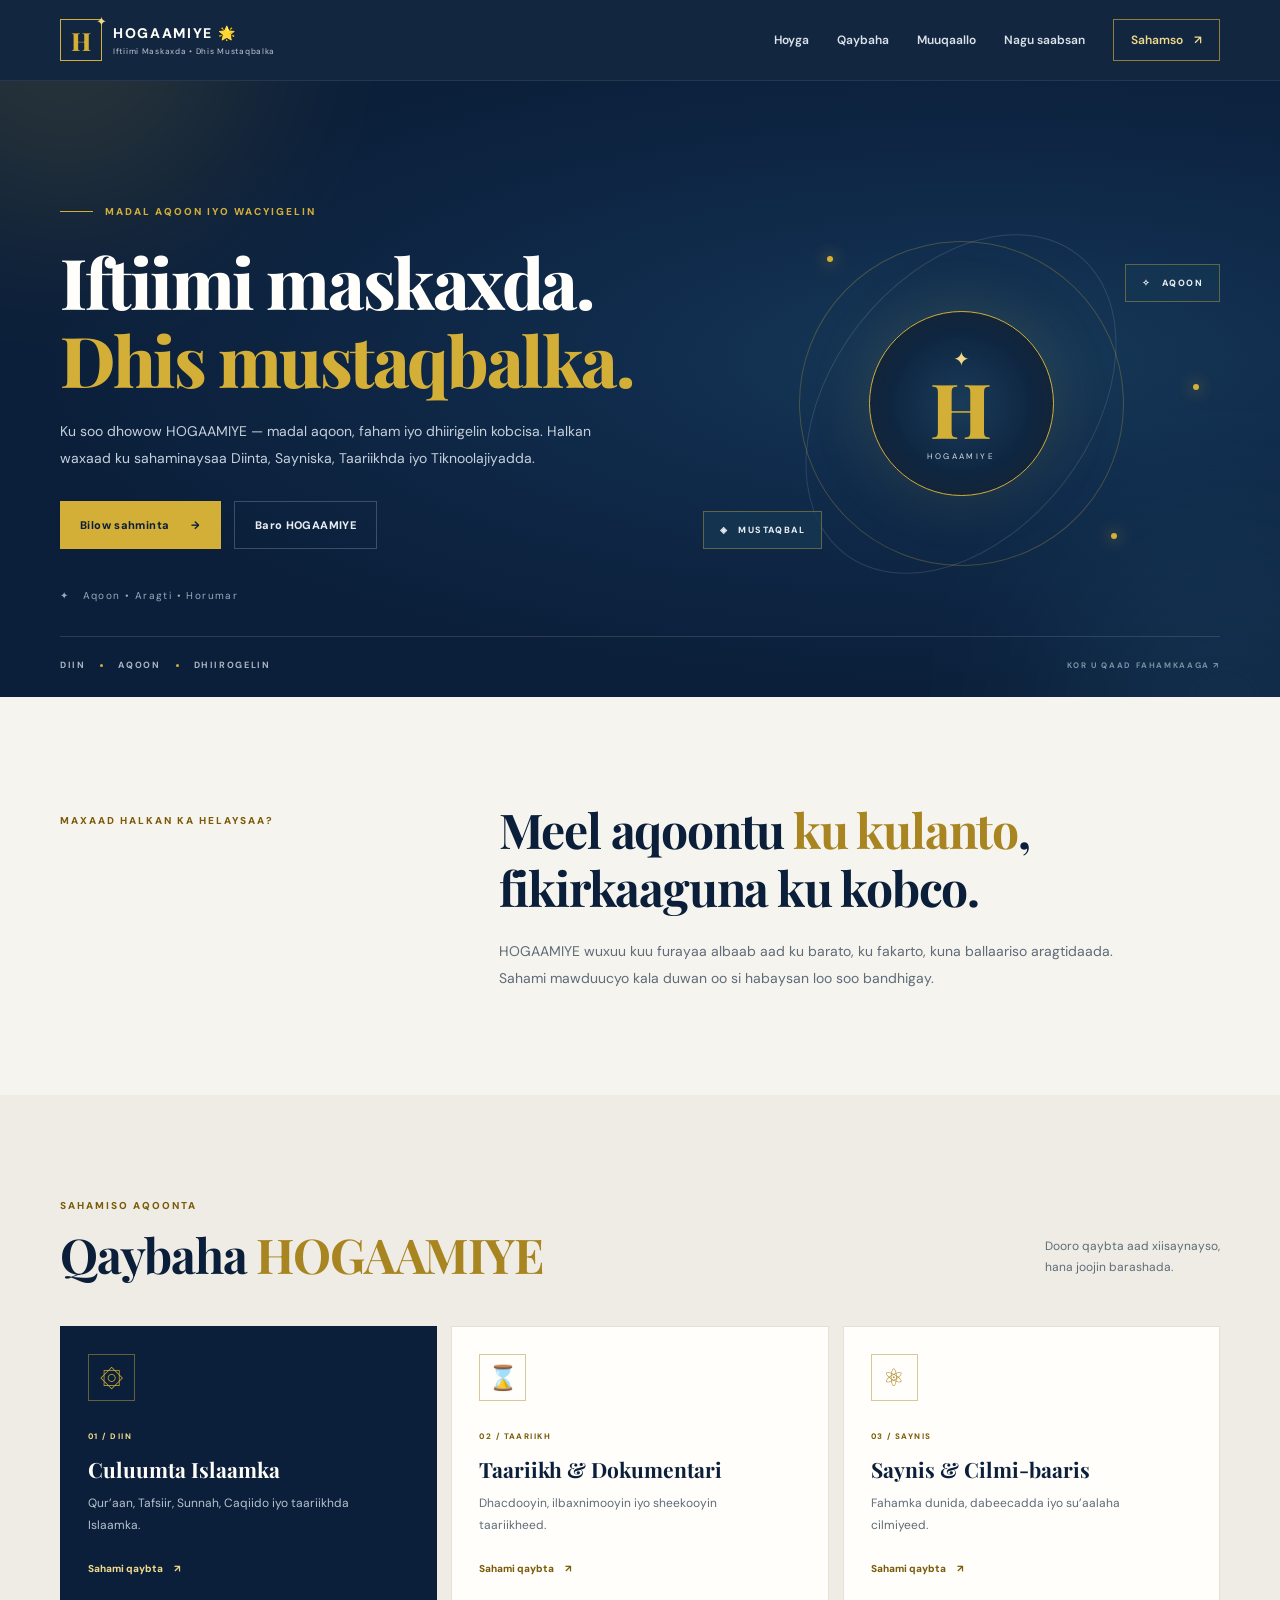
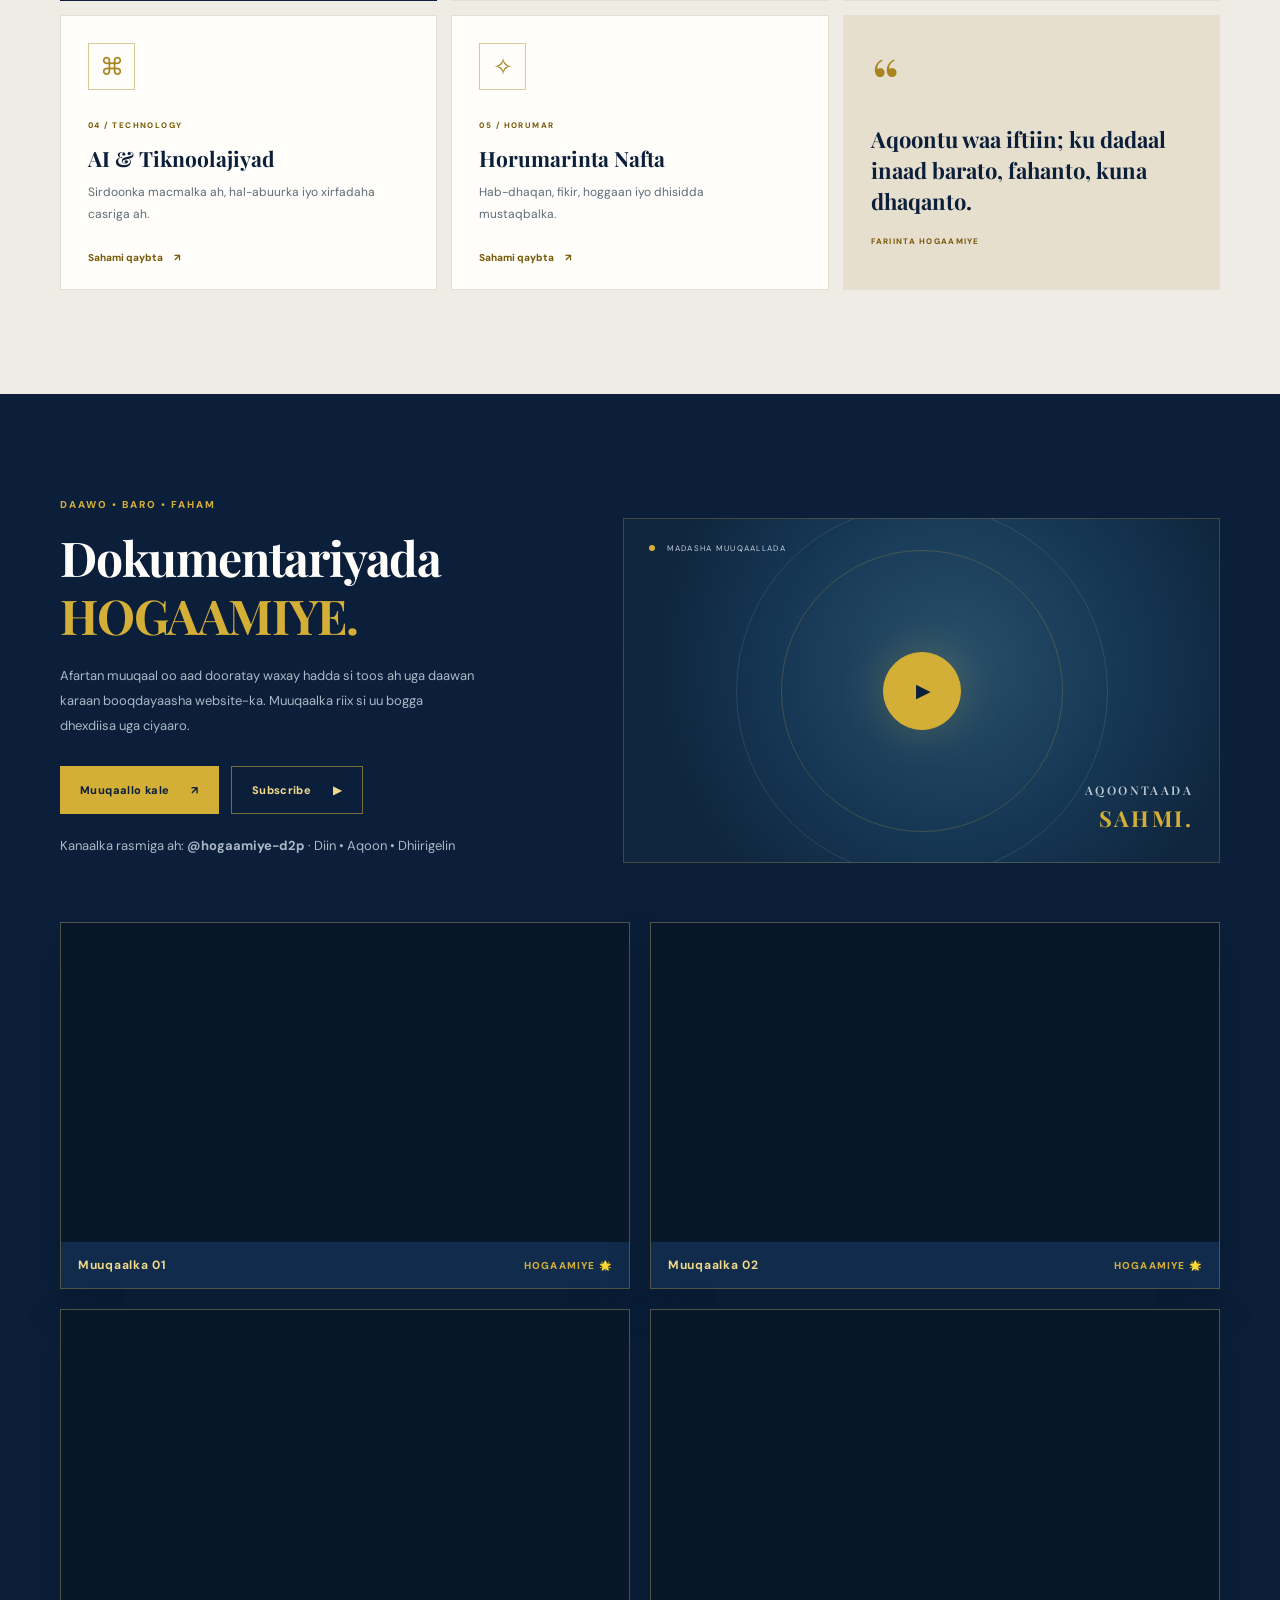
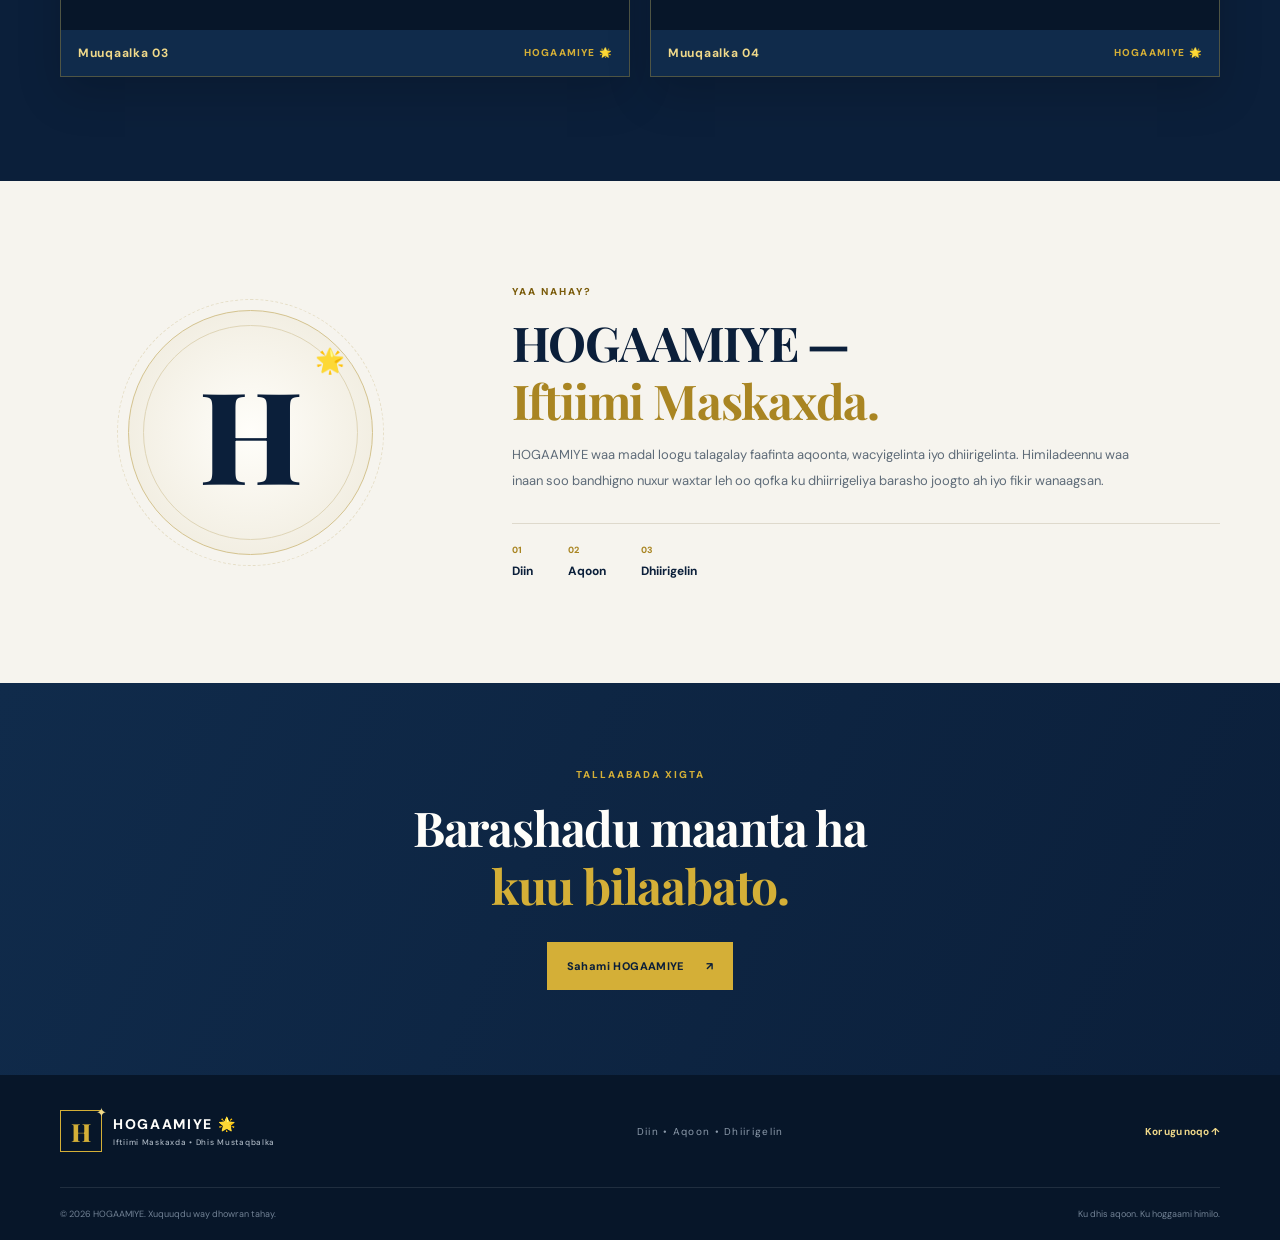
<file: index.html>
<!DOCTYPE html>
<html lang="so">
<head>
  <meta charset="UTF-8">
  <meta name="viewport" content="width=device-width, initial-scale=1.0">
  <meta name="theme-color" content="#0b1f3a">
   <meta name="description" content="HOGAAMIYE — Iftiimi Maskaxda, Dhis Mustaqbalka. Diin, Aqoon iyo Dhiirigelin.">
   <link rel="canonical" href="https://farxaancabdiawyuunis4527-coder.github.io/hogaamiye-website/">
<meta name="google-site-verification" content="nYVg5DoBSWemL8lHTzxCC81FP32KSUii2w-aWus8ct8" />
  <meta property="og:type" content="website">
  <meta property="og:locale" content="so_SO">
  <meta property="og:site_name" content="HOGAAMIYE">
  <meta property="og:title" content="HOGAAMIYE 🌟 | Iftiimi Maskaxda">
  <meta property="og:description" content="Diin, Aqoon iyo Dhiirigelin. Iftiimi Maskaxda, Dhis Mustaqbalka.">
  <meta property="og:url" content="https://farxaancabdiawyuunis4527-coder.github.io/hogaamiye-website/">

  <meta name="twitter:card" content="summary_large_image">
  <meta name="twitter:title" content="HOGAAMIYE 🌟">

    <meta name="twitter:description" content="Iftiimi Maskaxda • Dhis Mustaqbalka">
  <title>HOGAAMIYE 🌟 | Iftiimi Maskaxda</title>
  <link rel="preconnect" href="https://fonts.googleapis.com">
  <link rel="preconnect" href="https://fonts.gstatic.com" crossorigin>
  <link href="https://fonts.googleapis.com/css2?family=DM+Sans:wght@400;500;600;700;800&family=Playfair+Display:wght@600;700;800&display=swap" rel="stylesheet">
  <link rel="stylesheet" href="styles.css">
  <script src="script.js" defer></script>
  <style>
    .video-library{display:grid;grid-template-columns:repeat(2,minmax(0,1fr));gap:20px;margin-top:38px}
    .video-card{overflow:hidden;background:#102b4b;border:1px solid rgba(212,175,55,.32);box-shadow:0 18px 42px rgba(0,0,0,.16)}
    .video-frame{position:relative;width:100%;aspect-ratio:16/9;background:#071629}
    .video-frame iframe{position:absolute;inset:0;width:100%;height:100%;border:0}
    .video-card-caption{display:flex;justify-content:space-between;align-items:center;gap:12px;padding:15px 17px;color:#f6f4ee}
    .video-card-caption strong{font-size:12px;letter-spacing:.06em}
    .video-card-caption span{color:#d4af37;font-size:10px;font-weight:800;letter-spacing:.12em}
    .channel-actions{display:flex;flex-wrap:wrap;gap:12px;margin-top:28px}
    .channel-note{margin-top:16px;color:#aab8c7;font-size:11px;line-height:1.7}
    @media(max-width:640px){.video-library{grid-template-columns:1fr;gap:15px}.video-card-caption{padding:13px 14px}.channel-actions{flex-direction:column;align-items:stretch}.channel-actions .button{width:100%}}
  </style>
  <!-- HOGAAMIYE Favicon -->
  <link rel="icon" type="image/png" sizes="512x512" href="hogaamiye-favicon.png">
  <link rel="shortcut icon" href="favicon.ico">
  <link rel="apple-touch-icon" sizes="180x180" href="apple-touch-icon.png">

  <!-- HOGAAMIYE Social Sharing Image -->
  <meta property="og:image" content="https://farxaancabdiawyuunis4527-coder.github.io/hogaamiye-website/hogaamiye-og-image.jpg">
  <meta property="og:image:width" content="1200">
  <meta property="og:image:height" content="630">
  <meta property="og:image:alt" content="HOGAAMIYE — Iftiimi Maskaxda, Dhis Mustaqbalka">

  <meta name="twitter:image" content="https://farxaancabdiawyuunis4527-coder.github.io/hogaamiye-website/hogaamiye-og-image.jpg">
  <meta name="twitter:image:alt" content="HOGAAMIYE — Iftiimi Maskaxda, Dhis Mustaqbalka"></head>
<body>
  <a class="skip-link" href="#main">U gudub nuxurka</a>
  <header class="site-header">
    <div class="container nav-wrap">
      <a class="brand" href="#home" aria-label="HOGAAMIYE - Hoyga">
        <span class="brand-mark">H<span>✦</span></span>
        <span class="brand-name">HOGAAMIYE <b>🌟</b><small>Iftiimi Maskaxda • Dhis Mustaqbalka</small></span>
      </a>
      <button class="menu-toggle" type="button" aria-label="Fur menu-ga" aria-expanded="false" aria-controls="primary-nav"><span></span><span></span><span></span></button>
      <nav class="nav-links" id="primary-nav" aria-label="Menu-ga guud">
        <a href="#home">Hoyga</a><a href="#qaybaha">Qaybaha</a><a href="#muuqaallo">Muuqaallo</a><a href="#nagu-saabsan">Nagu saabsan</a>
        <a class="nav-cta" href="#qaybaha">Sahamso <span>↗</span></a>
      </nav>
    </div>
  </header>

  <main id="main">
    <section class="hero" id="home">
      <div class="hero-glow glow-one"></div><div class="hero-glow glow-two"></div>
      <div class="container hero-grid">
        <div class="hero-copy">
          <p class="eyebrow"><span></span> MADAL AQOON IYO WACYIGELIN</p>
          <h1>Iftiimi maskaxda.<br><em>Dhis mustaqbalka.</em></h1>
          <p class="hero-description">Ku soo dhowow HOGAAMIYE — madal aqoon, faham iyo dhiirigelin kobcisa. Halkan waxaad ku sahaminaysaa Diinta, Sayniska, Taariikhda iyo Tiknoolajiyadda.</p>
          <div class="hero-actions"><a class="button button-gold" href="#qaybaha">Bilow sahminta <span>→</span></a><a class="button button-quiet" href="#nagu-saabsan">Baro HOGAAMIYE</a></div>
          <p class="hero-note">✦ &nbsp; Aqoon • Aragti • Horumar</p>
        </div>
        <div class="hero-art" aria-label="Astaanta HOGAAMIYE">
          <div class="art-ring ring-one"></div><div class="art-ring ring-two"></div>
          <div class="art-core"><span class="core-spark">✦</span><strong>H</strong><small>HOGAAMIYE</small></div>
          <div class="floating-card floating-top">✧ &nbsp; AQOON</div><div class="floating-card floating-bottom">◈ &nbsp; MUSTAQBAL</div>
          <i class="art-dot dot-one"></i><i class="art-dot dot-two"></i><i class="art-dot dot-three"></i>
        </div>
      </div>
      <div class="container hero-bottom"><span>DIIN</span><i></i><span>AQOON</span><i></i><span>DHIIROGELIN</span><b>KOR U QAAD FAHAMKAAGA ↗</b></div>
    </section>

    <section class="intro section">
      <div class="container intro-grid"><p class="section-kicker">MAXAAD HALKAN KA HELAYSAA?</p><div><h2>Meel aqoontu <em>ku kulanto</em>,<br>fikirkaaguna ku kobco.</h2><p class="intro-text">HOGAAMIYE wuxuu kuu furayaa albaab aad ku barato, ku fakarto, kuna ballaariso aragtidaada. Sahami mawduucyo kala duwan oo si habaysan loo soo bandhigay.</p></div></div>
    </section>

    <section class="topics-section section" id="qaybaha">
      <div class="container">
        <div class="section-heading"><div><p class="section-kicker">SAHAMISO AQOONTA</p><h2>Qaybaha <em>HOGAAMIYE</em></h2></div><p>Dooro qaybta aad xiisaynayso,<br>hana joojin barashada.</p></div>
        <div class="topic-grid">
          <article class="topic-card topic-feature"><div class="topic-icon">۞</div><span class="topic-number">01 / DIIN</span><h3>Culuumta Islaamka</h3><p>Qur’aan, Tafsiir, Sunnah, Caqiido iyo taariikhda Islaamka.</p><a class="topic-link" href="diinta.html">Sahami qaybta <span>↗</span></a></article>
          <article class="topic-card"><div class="topic-icon">⌛</div><span class="topic-number">02 / TAARIIKH</span><h3>Taariikh & Dokumentari</h3><p>Dhacdooyin, ilbaxnimooyin iyo sheekooyin taariikheed.</p><a class="topic-link" href="#muuqaallo">Sahami qaybta <span>↗</span></a></article>
          <article class="topic-card"><div class="topic-icon">⚛</div><span class="topic-number">03 / SAYNIS</span><h3>Saynis & Cilmi-baaris</h3><p>Fahamka dunida, dabeecadda iyo su’aalaha cilmiyeed.</p><a class="topic-link" href="#muuqaallo">Sahami qaybta <span>↗</span></a></article>
          <article class="topic-card"><div class="topic-icon">⌘</div><span class="topic-number">04 / TECHNOLOGY</span><h3>AI & Tiknoolajiyad</h3><p>Sirdoonka macmalka ah, hal-abuurka iyo xirfadaha casriga ah.</p><a class="topic-link" href="#muuqaallo">Sahami qaybta <span>↗</span></a></article>
          <article class="topic-card"><div class="topic-icon">✧</div><span class="topic-number">05 / HORUMAR</span><h3>Horumarinta Nafta</h3><p>Hab-dhaqan, fikir, hoggaan iyo dhisidda mustaqbalka.</p><a class="topic-link" href="#muuqaallo">Sahami qaybta <span>↗</span></a></article>
          <article class="topic-card topic-quote"><span class="quote-mark">“</span><blockquote>Aqoontu waa iftiin; ku dadaal inaad barato, fahanto, kuna dhaqanto.</blockquote><span class="quote-credit">FARIINTA HOGAAMIYE</span></article>
        </div>
      </div>
    </section>

    <section class="media-section section" id="muuqaallo">
      <div class="container">
        <div class="media-wrap">
          <div class="media-copy">
            <p class="section-kicker">DAAWO • BARO • FAHAM</p>
            <h2>Dokumentariyada<br><em>HOGAAMIYE.</em></h2>
            <p>Afartan muuqaal oo aad dooratay waxay hadda si toos ah uga daawan karaan booqdayaasha website-ka. Muuqaalka riix si uu bogga dhexdiisa uga ciyaaro.</p>
            <div class="channel-actions">
              <a class="button button-gold" href="https://www.youtube.com/@hogaamiye-d2p/videos" target="_blank" rel="noopener noreferrer">Muuqaallo kale <span>↗</span></a>
              <a class="button button-outline" href="https://www.youtube.com/@hogaamiye-d2p?sub_confirmation=1" target="_blank" rel="noopener noreferrer">Subscribe <span>▶</span></a>
            </div>
            <p class="channel-note">Kanaalka rasmiga ah: <strong>@hogaamiye-d2p</strong> · Diin • Aqoon • Dhiirigelin</p>
          </div>
           
<a class="media-visual" href="#video-library" aria-label="U gudub afarta muuqaal ee HOGAAMIYE">
  <div class="play-orbit">▶</div>
  <div class="media-label"><i></i> MADASHA MUUQAALLADA</div>
  <div class="media-caption">AQOONTAADA<br><strong>SAHMI.</strong></div>
</a>

        </div>

<div class="video-library" id="video-library" aria-label="Afarta muuqaal ee HOGAAMIYE">

      
          <article class="video-card">
            <div class="video-frame"><iframe src="https://www.youtube-nocookie.com/embed/nGysJ0yKQR0" title="Muuqaalka koowaad ee HOGAAMIYE" loading="lazy" allow="accelerometer; autoplay; clipboard-write; encrypted-media; gyroscope; picture-in-picture; web-share" referrerpolicy="strict-origin-when-cross-origin" allowfullscreen></iframe></div>
            <div class="video-card-caption"><strong>Muuqaalka 01</strong><span>HOGAAMIYE 🌟</span></div>
          </article>
          <article class="video-card">
            <div class="video-frame"><iframe src="https://www.youtube-nocookie.com/embed/wNEOc0eQx5k" title="Muuqaalka labaad ee HOGAAMIYE" loading="lazy" allow="accelerometer; autoplay; clipboard-write; encrypted-media; gyroscope; picture-in-picture; web-share" referrerpolicy="strict-origin-when-cross-origin" allowfullscreen></iframe></div>
            <div class="video-card-caption"><strong>Muuqaalka 02</strong><span>HOGAAMIYE 🌟</span></div>
          </article>
          <article class="video-card">
            <div class="video-frame"><iframe src="https://www.youtube-nocookie.com/embed/G75jPDDBTy0" title="Muuqaalka saddexaad ee HOGAAMIYE" loading="lazy" allow="accelerometer; autoplay; clipboard-write; encrypted-media; gyroscope; picture-in-picture; web-share" referrerpolicy="strict-origin-when-cross-origin" allowfullscreen></iframe></div>
            <div class="video-card-caption"><strong>Muuqaalka 03</strong><span>HOGAAMIYE 🌟</span></div>
          </article>
          <article class="video-card">
            <div class="video-frame"><iframe src="https://www.youtube-nocookie.com/embed/3ZjzNCwo0BY" title="Muuqaalka afraad ee HOGAAMIYE" loading="lazy" allow="accelerometer; autoplay; clipboard-write; encrypted-media; gyroscope; picture-in-picture; web-share" referrerpolicy="strict-origin-when-cross-origin" allowfullscreen></iframe></div>
            <div class="video-card-caption"><strong>Muuqaalka 04</strong><span>HOGAAMIYE 🌟</span></div>
          </article>
        </div>
      </div>
    </section>

    <section class="about-section section" id="nagu-saabsan">
      <div class="container about-grid"><div class="about-symbol"><span>H</span><b>🌟</b></div><div class="about-copy"><p class="section-kicker">YAA NAHAY?</p><h2>HOGAAMIYE —<br><em>Iftiimi Maskaxda.</em></h2><p>HOGAAMIYE waa madal loogu talagalay faafinta aqoonta, wacyigelinta iyo dhiirigelinta. Himiladeennu waa inaan soo bandhigno nuxur waxtar leh oo qofka ku dhiirrigeliya barasho joogto ah iyo fikir wanaagsan.</p><div class="values-row"><span>01 <b>Diin</b></span><span>02 <b>Aqoon</b></span><span>03 <b>Dhiirigelin</b></span></div></div></div>
    </section>

    <section class="closing-section"><div class="container closing-inner"><p class="section-kicker">TALLAABADA XIGTA</p><h2>Barashadu maanta ha<br><em>kuu bilaabato.</em></h2><a class="button button-gold" href="#qaybaha">Sahami HOGAAMIYE <span>↗</span></a></div></section>
  </main>

  <footer class="site-footer"><div class="container footer-top"><a class="brand" href="#home"><span class="brand-mark">H<span>✦</span></span><span class="brand-name">HOGAAMIYE <b>🌟</b><small>Iftiimi Maskaxda • Dhis Mustaqbalka</small></span></a><p>Diin • Aqoon • Dhiirigelin</p><a class="back-top" href="#home">Kor ugu noqo ↑</a></div><div class="container footer-bottom"><span>© <span id="current-year">2026</span> HOGAAMIYE. Xuquuqdu way dhowran tahay.</span><span>Ku dhis aqoon. Ku hoggaami himilo.</span></div></footer>
</body>
</html>
</file>
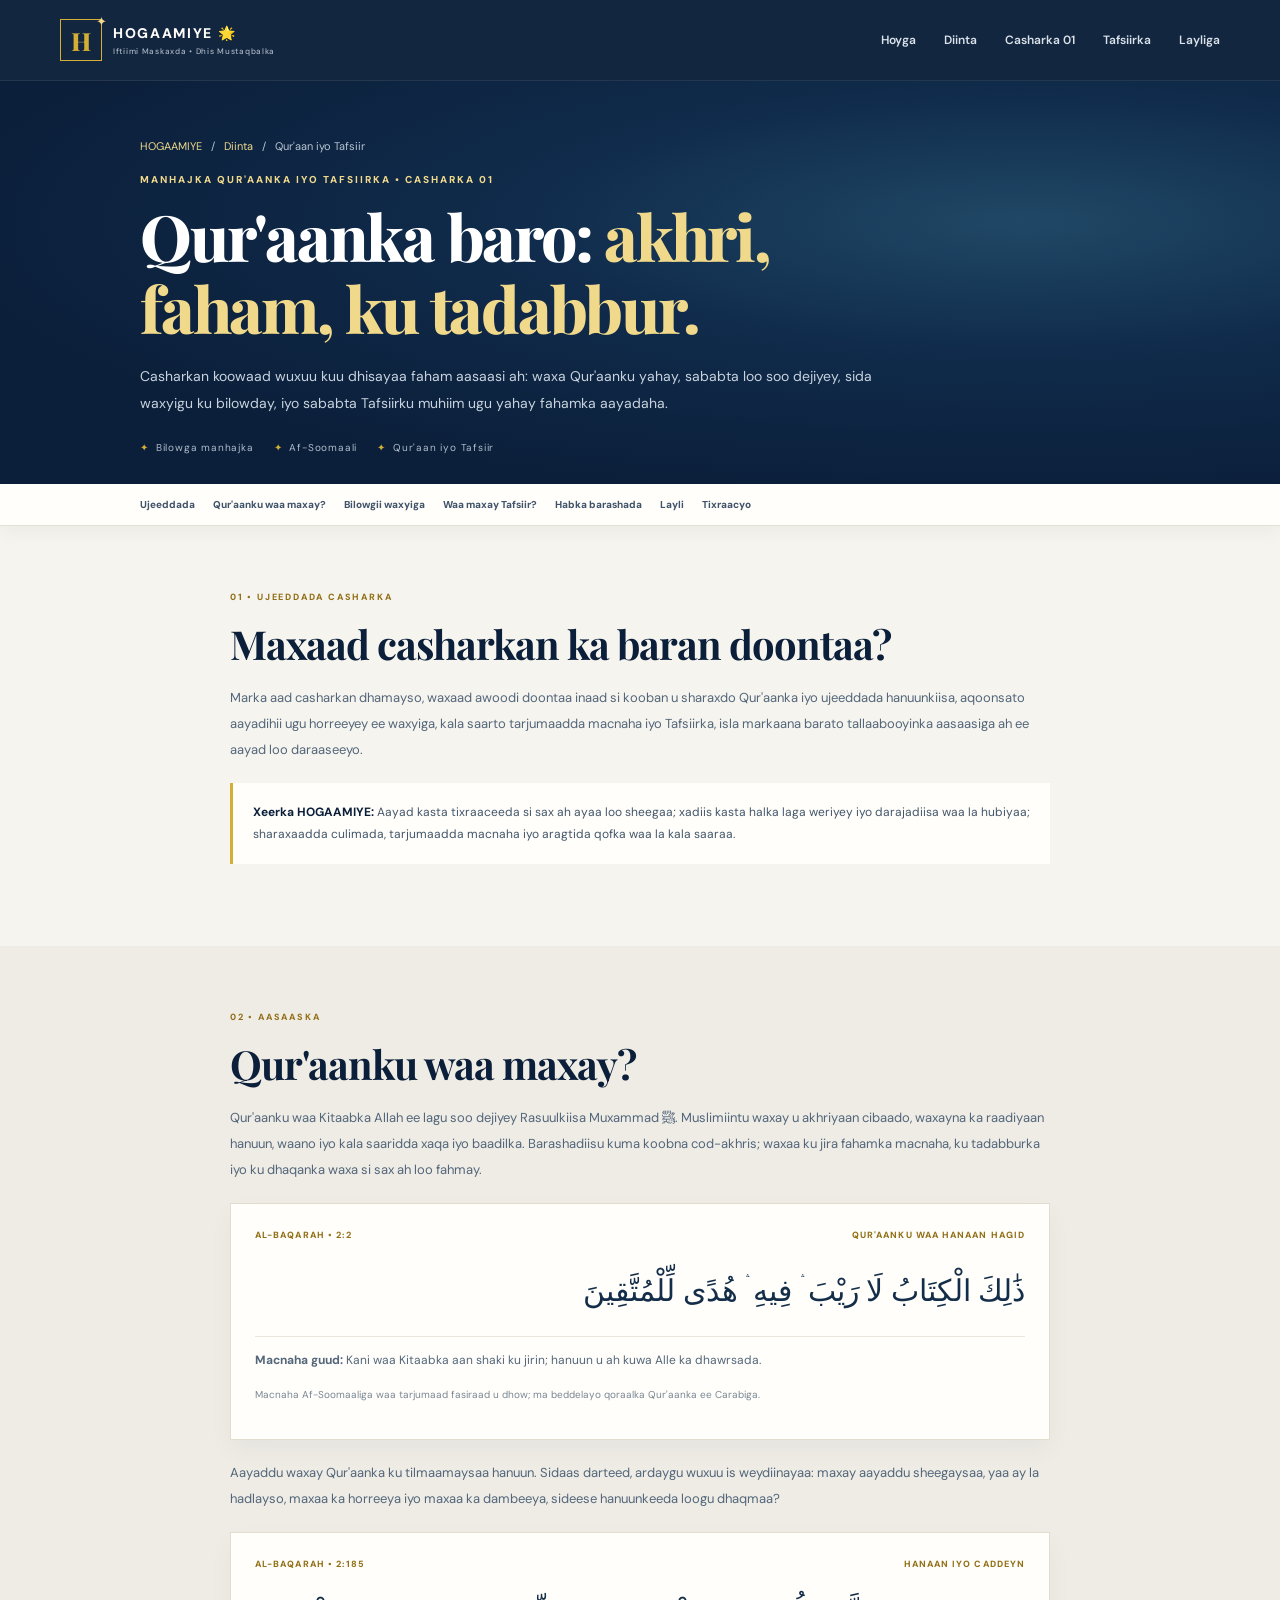
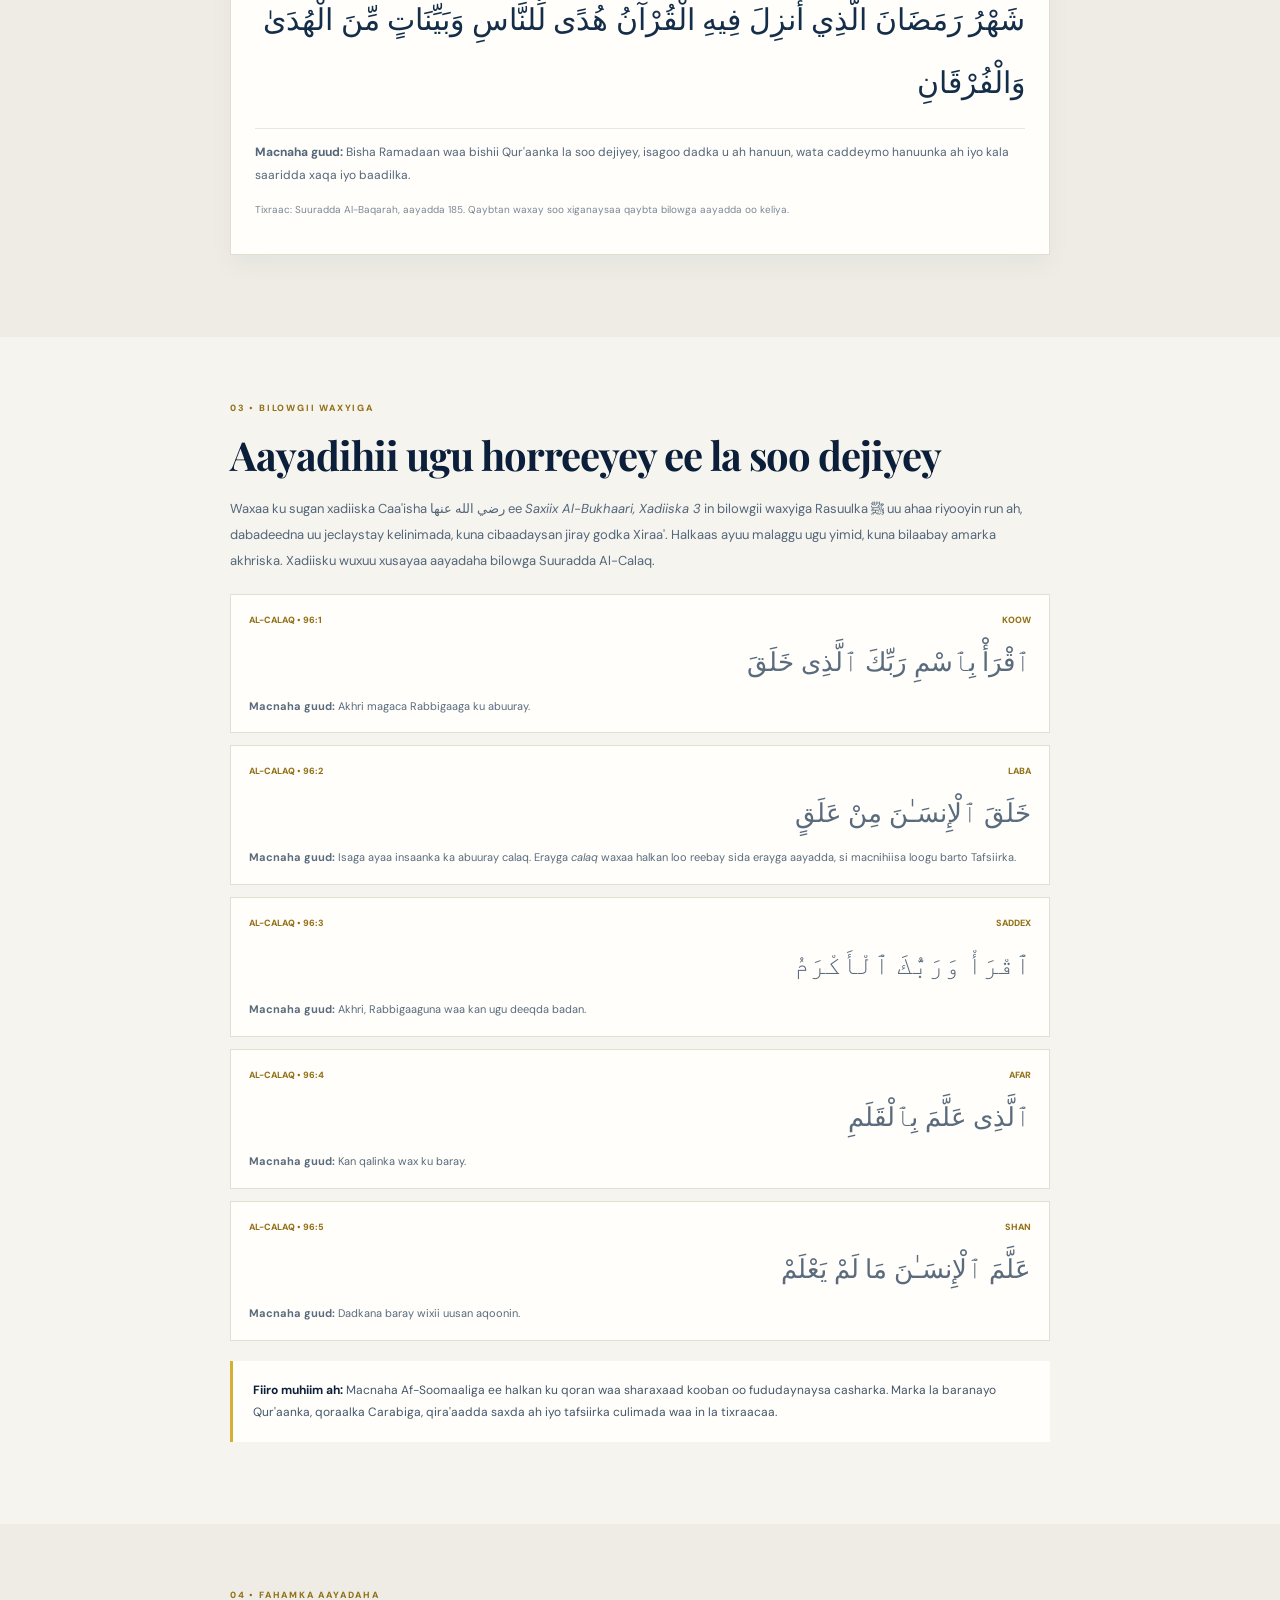
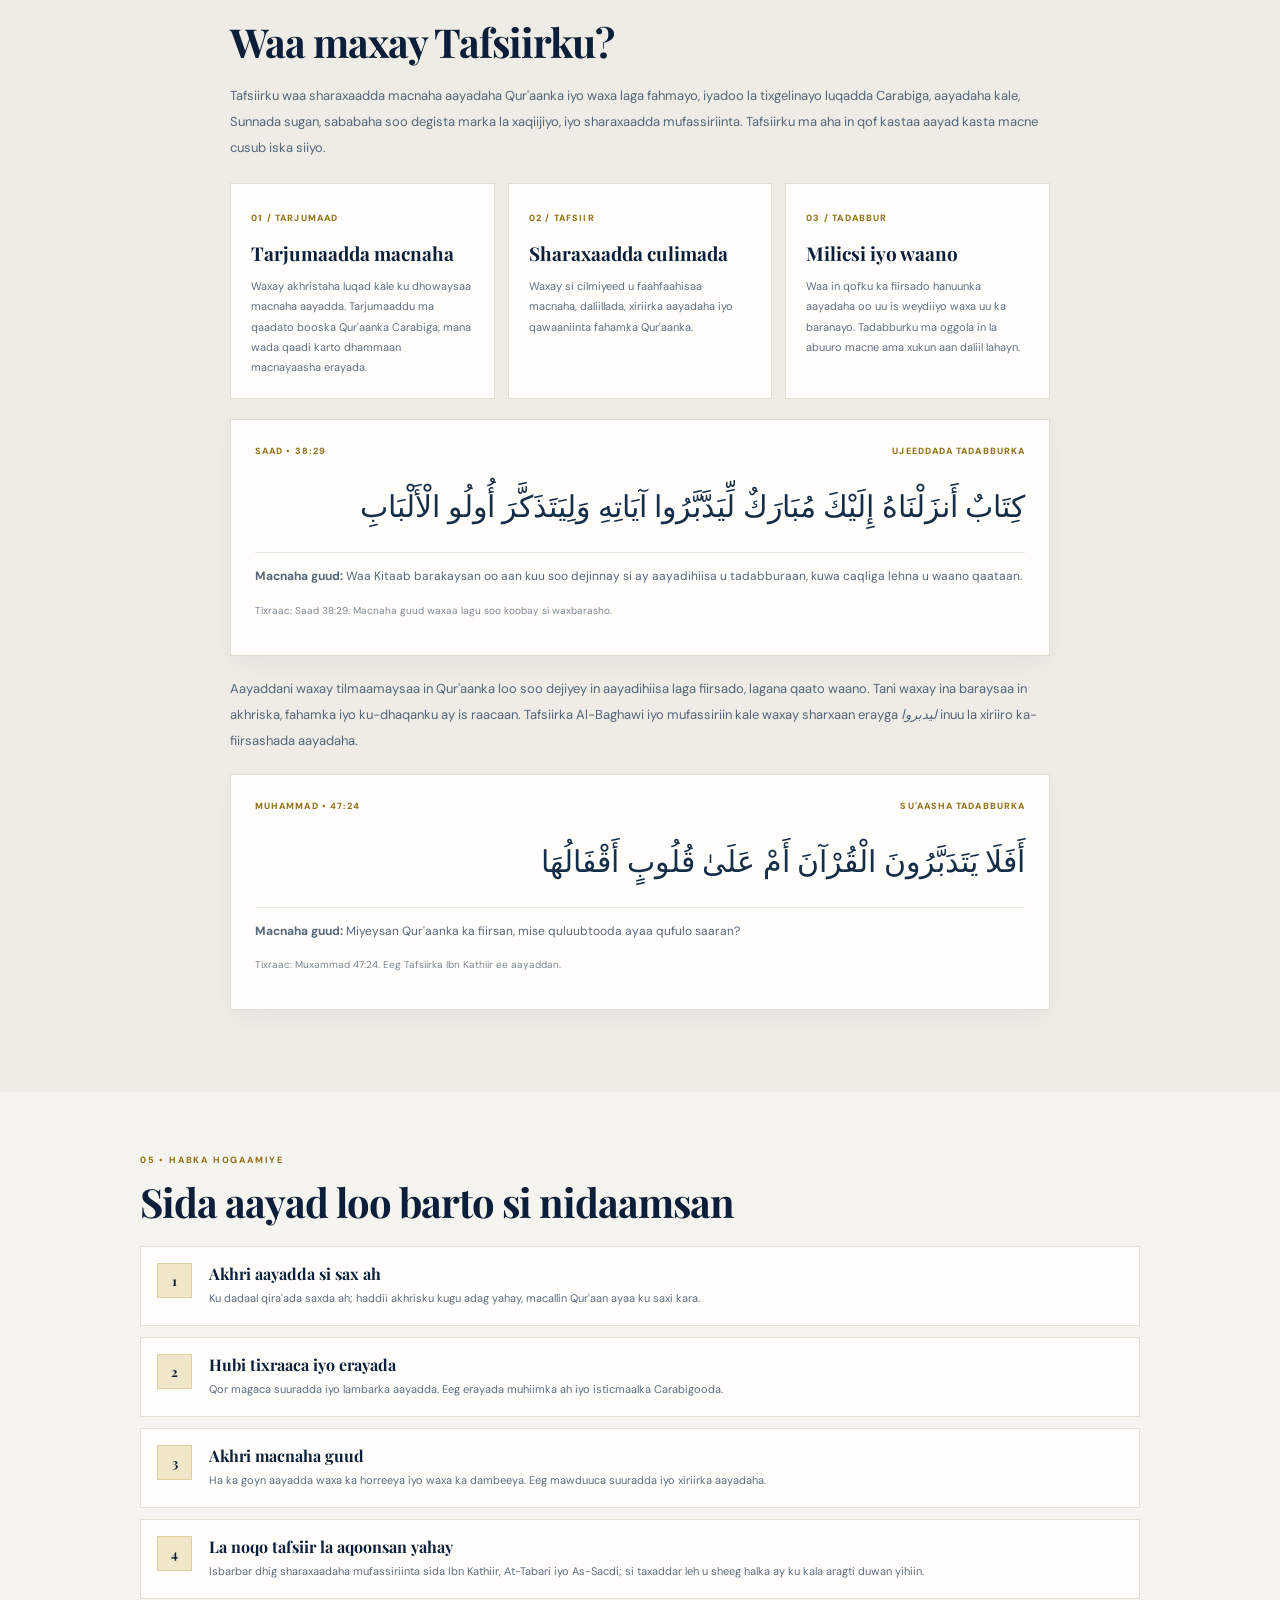
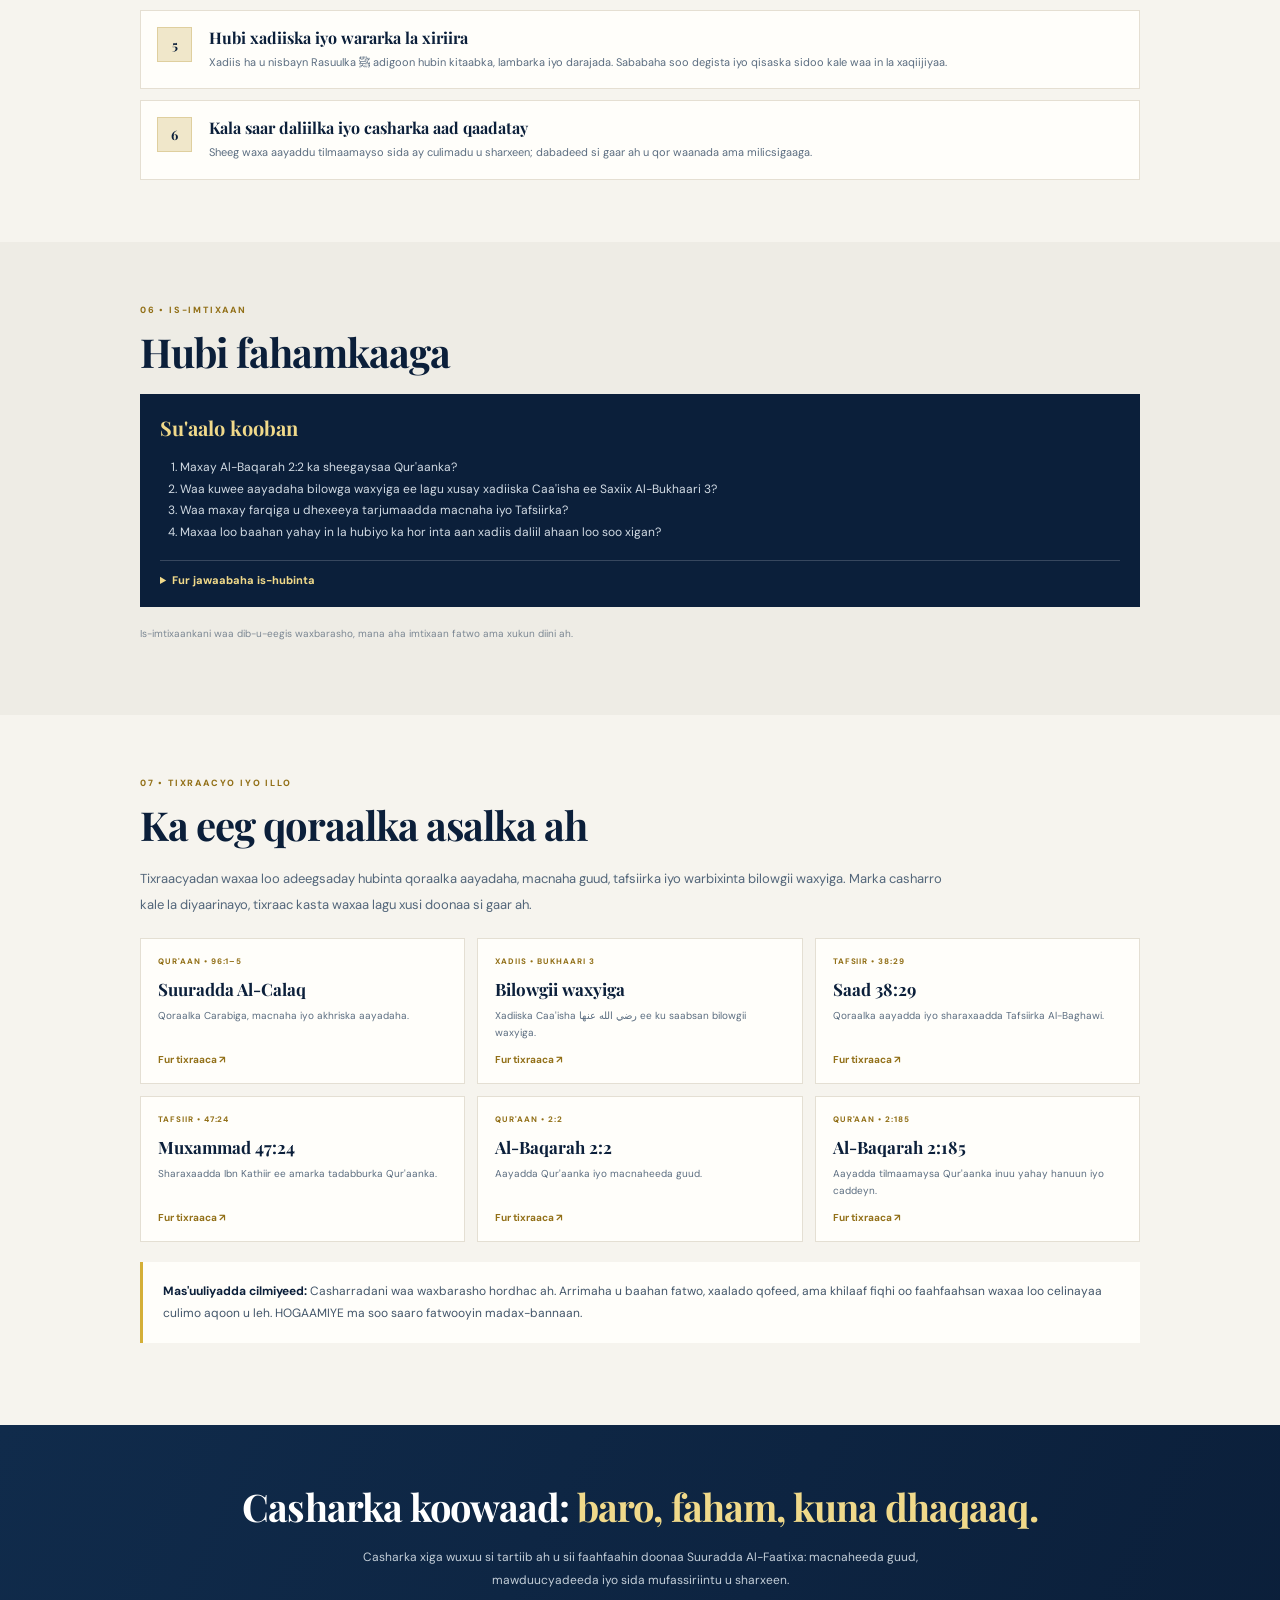
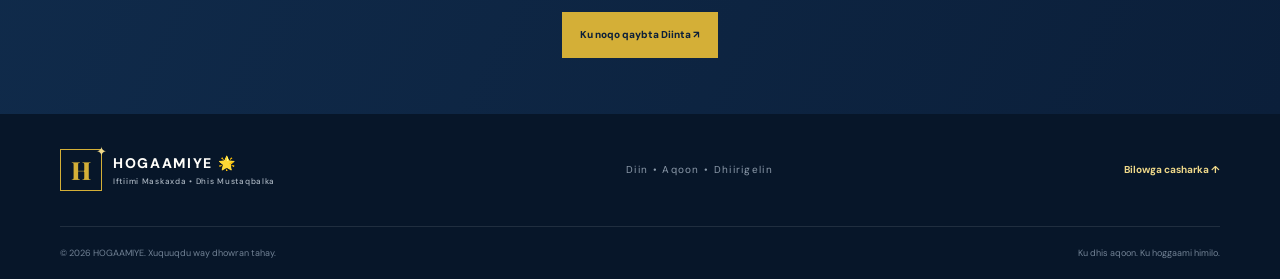
<file: casharka-01-quraan-tafsiir-1.html>
<!DOCTYPE html>
<html lang="so">
<head>
  <meta charset="UTF-8">
  <meta name="viewport" content="width=device-width, initial-scale=1.0">
  <meta name="theme-color" content="#0b1f3a">
  <meta name="description" content="Casharka koowaad ee HOGAAMIYE: baro Qur'aanka, ujeeddada soo dejintiisa, bilowgii waxyiga iyo macnaha Tafsiirka.">
  <link rel="canonical" href="https://farxaancabdiawyuunis4527-coder.github.io/hogaamiye-website/casharka-01-quraan-tafsiir.html">
  <meta property="og:type" content="article">
  <meta property="og:locale" content="so_SO">
  <meta property="og:site_name" content="HOGAAMIYE">
  <meta property="og:title" content="Casharka 01: Qur'aanka iyo Tafsiirka | HOGAAMIYE">
  <meta property="og:description" content="Waa maxay Qur'aanku? Maxaa loo soo dejiyey? Waa maxay Tafsiirku?">
  <meta property="og:url" content="https://farxaancabdiawyuunis4527-coder.github.io/hogaamiye-website/casharka-01-quraan-tafsiir.html">
  <meta property="og:image" content="https://farxaancabdiawyuunis4527-coder.github.io/hogaamiye-website/hogaamiye-og-image.jpg">
  <meta property="og:image:width" content="1200">
  <meta property="og:image:height" content="630">
  <meta property="og:image:alt" content="HOGAAMIYE — Iftiimi Maskaxda, Dhis Mustaqbalka">
  <meta name="twitter:card" content="summary_large_image">
  <meta name="twitter:title" content="Casharka 01: Qur'aanka iyo Tafsiirka | HOGAAMIYE">
  <meta name="twitter:description" content="Barashada Qur'aanka: akhris, faham, Tafsiir iyo tadabbur.">
  <meta name="twitter:image" content="https://farxaancabdiawyuunis4527-coder.github.io/hogaamiye-website/hogaamiye-og-image.jpg">
  <title>Casharka 01: Qur'aanka iyo Tafsiirka | HOGAAMIYE 🌟</title>
  <link rel="icon" type="image/png" sizes="512x512" href="hogaamiye-favicon.png">
  <link rel="shortcut icon" href="favicon.ico">
  <link rel="apple-touch-icon" sizes="180x180" href="apple-touch-icon.png">
  <link rel="preconnect" href="https://fonts.googleapis.com">
  <link rel="preconnect" href="https://fonts.gstatic.com" crossorigin>
  <link href="https://fonts.googleapis.com/css2?family=DM+Sans:wght@400;500;600;700;800&family=Playfair+Display:wght@600;700;800&display=swap" rel="stylesheet">
  <link rel="stylesheet" href="styles.css">
  <script src="script.js" defer></script>
  <style>
    :root{--lesson-navy:#0b1f3a;--lesson-blue:#102b4b;--lesson-gold:#d4af37;--lesson-gold-light:#f0d98a;--lesson-paper:#f6f4ee;--lesson-ink:#17283b;--lesson-muted:#617286;--lesson-serif:'Playfair Display',Georgia,serif;--lesson-sans:'DM Sans',Arial,sans-serif}
    .lesson-wrap{width:min(1000px,calc(100% - 48px));margin-inline:auto}.lesson-hero{padding:58px 0 30px;color:#fff;background:radial-gradient(ellipse at 80% 35%,#204866 0,#102b4b 35%,#0b1f3a 75%)}
    .lesson-crumb{display:flex;flex-wrap:wrap;gap:9px;margin:0 0 20px;color:#b8c5d2;font-size:11px}.lesson-crumb a{color:var(--lesson-gold-light)}.lesson-label{margin:0 0 14px;color:var(--lesson-gold-light);font-size:10px;font-weight:800;letter-spacing:.2em}
    .lesson-hero h1{max-width:800px;margin:0;color:#fff;font:800 clamp(39px,6vw,64px)/1.12 var(--lesson-serif);letter-spacing:-.035em}.lesson-hero h1 em{color:var(--lesson-gold-light);font-style:normal}.lesson-lead{max-width:750px;margin:20px 0 0;color:#c8d3de;font-size:14px;line-height:1.9}.lesson-meta{display:flex;flex-wrap:wrap;gap:10px 20px;margin-top:24px;color:#aebdca;font-size:10px;letter-spacing:.08em}.lesson-meta span:before{content:'✦';margin-right:7px;color:var(--lesson-gold)}
    .lesson-nav{position:sticky;top:80px;z-index:20;background:#fffefa;border-bottom:1px solid #e5e0d4;box-shadow:0 7px 18px rgba(11,31,58,.04)}.lesson-nav-inner{display:flex;gap:18px;overflow-x:auto;padding:14px 0;white-space:nowrap}.lesson-nav a{color:#40536a;font-size:10px;font-weight:800}.lesson-nav a:hover{color:#927018}
    .lesson-section{padding:62px 0;background:var(--lesson-paper)}.lesson-section.alt{background:#eeece5}.lesson-kicker{margin:0 0 12px;color:#927018;font-size:9px;font-weight:800;letter-spacing:.2em}.lesson-section h2{margin:0 0 17px;color:var(--lesson-navy);font:700 clamp(28px,4vw,40px)/1.2 var(--lesson-serif)}.lesson-section h2 em{color:#9a7926;font-style:normal}.lesson-copy{max-width:820px;color:#53667a;font-size:13px;line-height:2}.lesson-copy p{margin:0 0 14px}.lesson-callout{margin:20px 0;padding:18px 20px;background:#fffefa;border-left:3px solid var(--lesson-gold);color:#43566a;font-size:12px;line-height:1.9}.lesson-callout strong{color:var(--lesson-navy)}
    .verse-card{margin:20px 0;padding:22px 24px;background:#fffefa;border:1px solid #e3ddcf;box-shadow:0 10px 24px rgba(11,31,58,.04)}.verse-ref{display:flex;justify-content:space-between;gap:10px;margin-bottom:15px;color:#927018;font-size:9px;font-weight:800;letter-spacing:.12em}.verse-ar{margin:0;color:#142e4a;text-align:right;font-family:'Times New Roman',serif;font-size:clamp(22px,4vw,30px);line-height:2.1;direction:rtl}.verse-so{margin:14px 0 0;padding-top:12px;border-top:1px solid #ece7dc;color:#53667a;font-size:12px;line-height:1.9}.meaning-note{margin:9px 0 0;color:#7a8794;font-size:10px;line-height:1.7}
    .verse-list{display:grid;gap:12px;margin-top:20px}.verse-row{padding:16px 18px;background:#fffefa;border:1px solid #e5dfd2}.verse-row-head{display:flex;justify-content:space-between;gap:10px;color:#927018;font-size:9px;font-weight:800}.verse-row .verse-ar{font-size:clamp(20px,3.5vw,26px);line-height:2}.verse-row p{margin:8px 0 0;color:#596b7d;font-size:11px;line-height:1.8}
    .concept-grid{display:grid;grid-template-columns:repeat(3,minmax(0,1fr));gap:13px;margin-top:22px}.concept-card{padding:20px;background:#fffefa;border:1px solid #e5dfd2}.concept-card span{color:#927018;font-size:9px;font-weight:800;letter-spacing:.13em}.concept-card h3{margin:10px 0;color:var(--lesson-navy);font:700 19px var(--lesson-serif)}.concept-card p{margin:0;color:#5c6e80;font-size:11px;line-height:1.85}
    .principle-list{display:grid;gap:11px;margin-top:20px}.principle{display:grid;grid-template-columns:38px 1fr;gap:14px;padding:16px;background:#fffefa;border:1px solid #e5dfd2}.principle>span{display:grid;place-items:center;width:35px;height:35px;background:#f0e7ca;border:1px solid #dfcf9e;color:var(--lesson-navy);font:700 13px var(--lesson-serif)}.principle h3{margin:0 0 5px;color:var(--lesson-navy);font:700 16px var(--lesson-serif)}.principle p{margin:0;color:#5b6d80;font-size:11px;line-height:1.8}
    .source-links{display:grid;grid-template-columns:repeat(3,minmax(0,1fr));gap:12px;margin-top:20px}.source-link{display:flex;flex-direction:column;min-height:145px;padding:17px;background:#fffefa;border:1px solid #e4dfd3}.source-link span{color:#927018;font-size:8px;font-weight:800;letter-spacing:.12em}.source-link strong{margin:12px 0 7px;color:var(--lesson-navy);font:700 17px var(--lesson-serif)}.source-link small{color:#5b6d80;font-size:10px;line-height:1.7}.source-link b{margin-top:auto;padding-top:12px;color:#927018;font-size:10px}
    .exercise{margin-top:18px;padding:20px;background:#0b1f3a;color:#fff}.exercise h3{margin:0 0 10px;color:var(--lesson-gold-light);font:700 20px var(--lesson-serif)}.exercise p,.exercise li{color:#d2dbe4;font-size:12px;line-height:1.8}.exercise ol{padding-left:20px}.exercise details{margin-top:12px;padding-top:12px;border-top:1px solid rgba(255,255,255,.18)}.exercise summary{color:var(--lesson-gold-light);font-size:11px;font-weight:800;cursor:pointer}.exercise details p{margin-bottom:0}
    .lesson-footnote{margin-top:18px;color:#7b8793;font-size:10px;line-height:1.8}.lesson-end{padding:56px 0;text-align:center;color:#fff;background:linear-gradient(115deg,#102b4b,#0b1f3a)}.lesson-end h2{margin:0;color:#fff;font:700 clamp(27px,4vw,38px) var(--lesson-serif)}.lesson-end h2 em{color:var(--lesson-gold-light);font-style:normal}.lesson-end p{max-width:650px;margin:14px auto 20px;color:#c3ced8;font-size:12px;line-height:1.9}.lesson-end a{display:inline-flex;align-items:center;justify-content:center;min-height:46px;padding:0 18px;background:var(--lesson-gold);color:var(--lesson-navy);font-size:10px;font-weight:800}
    @media(max-width:760px){.lesson-wrap{width:min(100% - 36px,560px)}.lesson-hero{padding-top:42px}.lesson-hero h1{font-size:clamp(36px,10vw,52px)}.lesson-lead{font-size:12px}.lesson-nav{top:72px}.lesson-section{padding:48px 0}.concept-grid,.source-links{grid-template-columns:1fr}.verse-card{padding:17px}.verse-ar{font-size:24px}.source-link{min-height:125px}}
  </style>
</head>
<body>
  <a class="skip-link" href="#main">U gudub nuxurka</a>
  <header class="site-header">
    <div class="container nav-wrap">
      <a class="brand" href="index.html#home" aria-label="HOGAAMIYE - Hoyga"><span class="brand-mark">H<span>✦</span></span><span class="brand-name">HOGAAMIYE <b>🌟</b><small>Iftiimi Maskaxda • Dhis Mustaqbalka</small></span></a>
      <button class="menu-toggle" type="button" aria-label="Fur menu-ga" aria-expanded="false" aria-controls="primary-nav"><span></span><span></span><span></span></button>
      <nav class="nav-links" id="primary-nav" aria-label="Menu-ga casharka"><a href="index.html#home">Hoyga</a><a href="diinta.html">Diinta</a><a href="#casharka-01">Casharka 01</a><a href="#tafsiir">Tafsiirka</a><a href="#layli">Layliga</a></nav>
    </div>
  </header>

  <main id="main">
    <section class="lesson-hero">
      <div class="lesson-wrap">
        <p class="lesson-crumb"><a href="index.html">HOGAAMIYE</a><span>/</span><a href="diinta.html">Diinta</a><span>/</span> Qur'aan iyo Tafsiir</p>
        <p class="lesson-label">MANHAJKA QUR'AANKA IYO TAFSIIRKA • CASHARKA 01</p>
        <h1>Qur'aanka baro: <em>akhri, faham, ku tadabbur.</em></h1>
        <p class="lesson-lead">Casharkan koowaad wuxuu kuu dhisayaa faham aasaasi ah: waxa Qur'aanku yahay, sababta loo soo dejiyey, sida waxyigu ku bilowday, iyo sababta Tafsiirku muhiim ugu yahay fahamka aayadaha.</p>
        <div class="lesson-meta"><span>Bilowga manhajka</span><span>Af-Soomaali</span><span>Qur'aan iyo Tafsiir</span></div>
      </div>
    </section>

    <nav class="lesson-nav"><div class="lesson-wrap lesson-nav-inner"><a href="#casharka-01">Ujeeddada</a><a href="#quraanku">Qur'aanku waa maxay?</a><a href="#waxyiga">Bilowgii waxyiga</a><a href="#tafsiir">Waa maxay Tafsiir?</a><a href="#habka">Habka barashada</a><a href="#layli">Layli</a><a href="#tixraac">Tixraacyo</a></div></nav>

    <section class="lesson-section" id="casharka-01">
      <div class="lesson-wrap lesson-copy">
        <p class="lesson-kicker">01 • UJEEDDADA CASHARKA</p>
        <h2>Maxaad casharkan ka baran doontaa?</h2>
        <p>Marka aad casharkan dhamayso, waxaad awoodi doontaa inaad si kooban u sharaxdo Qur'aanka iyo ujeeddada hanuunkiisa, aqoonsato aayadihii ugu horreeyey ee waxyiga, kala saarto tarjumaadda macnaha iyo Tafsiirka, isla markaana barato tallaabooyinka aasaasiga ah ee aayad loo daraaseeyo.</p>
        <div class="lesson-callout"><strong>Xeerka HOGAAMIYE:</strong> Aayad kasta tixraaceeda si sax ah ayaa loo sheegaa; xadiis kasta halka laga weriyey iyo darajadiisa waa la hubiyaa; sharaxaadda culimada, tarjumaadda macnaha iyo aragtida qofka waa la kala saaraa.</div>
      </div>
    </section>

    <section class="lesson-section alt" id="quraanku">
      <div class="lesson-wrap lesson-copy">
        <p class="lesson-kicker">02 • AASAASKA</p>
        <h2>Qur'aanku waa maxay?</h2>
        <p>Qur'aanku waa Kitaabka Allah ee lagu soo dejiyey Rasuulkiisa Muxammad ﷺ. Muslimiintu waxay u akhriyaan cibaado, waxayna ka raadiyaan hanuun, waano iyo kala saaridda xaqa iyo baadilka. Barashadiisu kuma koobna cod-akhris; waxaa ku jira fahamka macnaha, ku tadabburka iyo ku dhaqanka waxa si sax ah loo fahmay.</p>
        <div class="verse-card">
          <div class="verse-ref"><span>AL-BAQARAH • 2:2</span><span>QUR'AANKU WAA HANAAN HAGID</span></div>
          <p class="verse-ar" lang="ar">ذَٰلِكَ الْكِتَابُ لَا رَيْبَ ۛ فِيهِ ۛ هُدًى لِّلْمُتَّقِينَ</p>
          <p class="verse-so"><strong>Macnaha guud:</strong> Kani waa Kitaabka aan shaki ku jirin; hanuun u ah kuwa Alle ka dhawrsada.</p>
          <p class="meaning-note">Macnaha Af-Soomaaliga waa tarjumaad fasiraad u dhow; ma beddelayo qoraalka Qur'aanka ee Carabiga.</p>
        </div>
        <p>Aayaddu waxay Qur'aanka ku tilmaamaysaa hanuun. Sidaas darteed, ardaygu wuxuu is weydiinayaa: maxay aayaddu sheegaysaa, yaa ay la hadlayso, maxaa ka horreeya iyo maxaa ka dambeeya, sideese hanuunkeeda loogu dhaqmaa?</p>
        <div class="verse-card">
          <div class="verse-ref"><span>AL-BAQARAH • 2:185</span><span>HANAAN IYO CADDEYN</span></div>
          <p class="verse-ar" lang="ar">شَهْرُ رَمَضَانَ الَّذِي أُنزِلَ فِيهِ الْقُرْآنُ هُدًى لِّلنَّاسِ وَبَيِّنَاتٍ مِّنَ الْهُدَىٰ وَالْفُرْقَانِ</p>
          <p class="verse-so"><strong>Macnaha guud:</strong> Bisha Ramadaan waa bishii Qur'aanka la soo dejiyey, isagoo dadka u ah hanuun, wata caddeymo hanuunka ah iyo kala saaridda xaqa iyo baadilka.</p>
          <p class="meaning-note">Tixraac: Suuradda Al-Baqarah, aayadda 185. Qaybtan waxay soo xiganaysaa qaybta bilowga aayadda oo keliya.</p>
        </div>
      </div>
    </section>

    <section class="lesson-section" id="waxyiga">
      <div class="lesson-wrap lesson-copy">
        <p class="lesson-kicker">03 • BILOWGII WAXYIGA</p>
        <h2>Aayadihii ugu horreeyey ee la soo dejiyey</h2>
        <p>Waxaa ku sugan xadiiska Caa'isha رضي الله عنها ee <em>Saxiix Al-Bukhaari, Xadiiska 3</em> in bilowgii waxyiga Rasuulka ﷺ uu ahaa riyooyin run ah, dabadeedna uu jeclaystay kelinimada, kuna cibaadaysan jiray godka Xiraa'. Halkaas ayuu malaggu ugu yimid, kuna bilaabay amarka akhriska. Xadiisku wuxuu xusayaa aayadaha bilowga Suuradda Al-Calaq.</p>
        <div class="verse-list">
          <article class="verse-row"><div class="verse-row-head"><span>AL-CALAQ • 96:1</span><span>KOOW</span></div><p class="verse-ar" lang="ar">ٱقْرَأْ بِٱسْمِ رَبِّكَ ٱلَّذِى خَلَقَ</p><p><strong>Macnaha guud:</strong> Akhri magaca Rabbigaaga ku abuuray.</p></article>
          <article class="verse-row"><div class="verse-row-head"><span>AL-CALAQ • 96:2</span><span>LABA</span></div><p class="verse-ar" lang="ar">خَلَقَ ٱلْإِنسَـٰنَ مِنْ عَلَقٍ</p><p><strong>Macnaha guud:</strong> Isaga ayaa insaanka ka abuuray calaq. Erayga <em>calaq</em> waxaa halkan loo reebay sida erayga aayadda, si macnihiisa loogu barto Tafsiirka.</p></article>
          <article class="verse-row"><div class="verse-row-head"><span>AL-CALAQ • 96:3</span><span>SADDEX</span></div><p class="verse-ar" lang="ar">ٱقْرَأْ وَرَبُّكَ ٱلْأَكْرَمُ</p><p><strong>Macnaha guud:</strong> Akhri, Rabbigaaguna waa kan ugu deeqda badan.</p></article>
          <article class="verse-row"><div class="verse-row-head"><span>AL-CALAQ • 96:4</span><span>AFAR</span></div><p class="verse-ar" lang="ar">ٱلَّذِى عَلَّمَ بِٱلْقَلَمِ</p><p><strong>Macnaha guud:</strong> Kan qalinka wax ku baray.</p></article>
          <article class="verse-row"><div class="verse-row-head"><span>AL-CALAQ • 96:5</span><span>SHAN</span></div><p class="verse-ar" lang="ar">عَلَّمَ ٱلْإِنسَـٰنَ مَا لَمْ يَعْلَمْ</p><p><strong>Macnaha guud:</strong> Dadkana baray wixii uusan aqoonin.</p></article>
        </div>
        <div class="lesson-callout"><strong>Fiiro muhiim ah:</strong> Macnaha Af-Soomaaliga ee halkan ku qoran waa sharaxaad kooban oo fududaynaysa casharka. Marka la baranayo Qur'aanka, qoraalka Carabiga, qira'aadda saxda ah iyo tafsiirka culimada waa in la tixraacaa.</div>
      </div>
    </section>

    <section class="lesson-section alt" id="tafsiir">
      <div class="lesson-wrap lesson-copy">
        <p class="lesson-kicker">04 • FAHAMKA AAYADAHA</p>
        <h2>Waa maxay Tafsiirku?</h2>
        <p>Tafsiirku waa sharaxaadda macnaha aayadaha Qur'aanka iyo waxa laga fahmayo, iyadoo la tixgelinayo luqadda Carabiga, aayadaha kale, Sunnada sugan, sababaha soo degista marka la xaqiijiyo, iyo sharaxaadda mufassiriinta. Tafsiirku ma aha in qof kastaa aayad kasta macne cusub iska siiyo.</p>
        <div class="concept-grid">
          <article class="concept-card"><span>01 / TARJUMAAD</span><h3>Tarjumaadda macnaha</h3><p>Waxay akhristaha luqad kale ku dhowaysaa macnaha aayadda. Tarjumaaddu ma qaadato booska Qur'aanka Carabiga, mana wada qaadi karto dhammaan macnayaasha erayada.</p></article>
          <article class="concept-card"><span>02 / TAFSIIR</span><h3>Sharaxaadda culimada</h3><p>Waxay si cilmiyeed u faahfaahisaa macnaha, daliillada, xiriirka aayadaha iyo qawaaniinta fahamka Qur'aanka.</p></article>
          <article class="concept-card"><span>03 / TADABBUR</span><h3>Milicsi iyo waano</h3><p>Waa in qofku ka fiirsado hanuunka aayadaha oo uu is weydiiyo waxa uu ka baranayo. Tadabburku ma oggola in la abuuro macne ama xukun aan daliil lahayn.</p></article>
        </div>
        <div class="verse-card">
          <div class="verse-ref"><span>SAAD • 38:29</span><span>UJEEDDADA TADABBURKA</span></div>
          <p class="verse-ar" lang="ar">كِتَابٌ أَنزَلْنَاهُ إِلَيْكَ مُبَارَكٌ لِّيَدَّبَّرُوا آيَاتِهِ وَلِيَتَذَكَّرَ أُولُو الْأَلْبَابِ</p>
          <p class="verse-so"><strong>Macnaha guud:</strong> Waa Kitaab barakaysan oo aan kuu soo dejinnay si ay aayadihiisa u tadabburaan, kuwa caqliga lehna u waano qaataan.</p>
          <p class="meaning-note">Tixraac: Saad 38:29. Macnaha guud waxaa lagu soo koobay si waxbarasho.</p>
        </div>
        <p>Aayaddani waxay tilmaamaysaa in Qur'aanka loo soo dejiyey in aayadihiisa laga fiirsado, lagana qaato waano. Tani waxay ina baraysaa in akhriska, fahamka iyo ku-dhaqanku ay is raacaan. Tafsiirka Al-Baghawi iyo mufassiriin kale waxay sharxaan erayga <em>ليدبروا</em> inuu la xiriiro ka-fiirsashada aayadaha.</p>
        <div class="verse-card">
          <div class="verse-ref"><span>MUHAMMAD • 47:24</span><span>SU'AASHA TADABBURKA</span></div>
          <p class="verse-ar" lang="ar">أَفَلَا يَتَدَبَّرُونَ الْقُرْآنَ أَمْ عَلَىٰ قُلُوبٍ أَقْفَالُهَا</p>
          <p class="verse-so"><strong>Macnaha guud:</strong> Miyeysan Qur'aanka ka fiirsan, mise quluubtooda ayaa qufulo saaran?</p>
          <p class="meaning-note">Tixraac: Muxammad 47:24. Eeg Tafsiirka Ibn Kathiir ee aayaddan.</p>
        </div>
      </div>
    </section>

    <section class="lesson-section" id="habka">
      <div class="lesson-wrap">
        <p class="lesson-kicker">05 • HABKA HOGAAMIYE</p>
        <h2>Sida aayad loo barto si nidaamsan</h2>
        <div class="principle-list">
          <article class="principle"><span>1</span><div><h3>Akhri aayadda si sax ah</h3><p>Ku dadaal qira'ada saxda ah; haddii akhrisku kugu adag yahay, macallin Qur'aan ayaa ku saxi kara.</p></div></article>
          <article class="principle"><span>2</span><div><h3>Hubi tixraaca iyo erayada</h3><p>Qor magaca suuradda iyo lambarka aayadda. Eeg erayada muhiimka ah iyo isticmaalka Carabigooda.</p></div></article>
          <article class="principle"><span>3</span><div><h3>Akhri macnaha guud</h3><p>Ha ka goyn aayadda waxa ka horreeya iyo waxa ka dambeeya. Eeg mawduuca suuradda iyo xiriirka aayadaha.</p></div></article>
          <article class="principle"><span>4</span><div><h3>La noqo tafsiir la aqoonsan yahay</h3><p>Isbarbar dhig sharaxaadaha mufassiriinta sida Ibn Kathiir, At-Tabari iyo As-Sacdi; si taxaddar leh u sheeg halka ay ku kala aragti duwan yihiin.</p></div></article>
          <article class="principle"><span>5</span><div><h3>Hubi xadiiska iyo wararka la xiriira</h3><p>Xadiis ha u nisbayn Rasuulka ﷺ adigoon hubin kitaabka, lambarka iyo darajada. Sababaha soo degista iyo qisaska sidoo kale waa in la xaqiijiyaa.</p></div></article>
          <article class="principle"><span>6</span><div><h3>Kala saar daliilka iyo casharka aad qaadatay</h3><p>Sheeg waxa aayaddu tilmaamayso sida ay culimadu u sharxeen; dabadeed si gaar ah u qor waanada ama milicsigaaga.</p></div></article>
        </div>
      </div>
    </section>

    <section class="lesson-section alt" id="layli">
      <div class="lesson-wrap">
        <p class="lesson-kicker">06 • IS-IMTIXAAN</p>
        <h2>Hubi fahamkaaga</h2>
        <div class="exercise">
          <h3>Su'aalo kooban</h3>
          <ol>
            <li>Maxay Al-Baqarah 2:2 ka sheegaysaa Qur'aanka?</li>
            <li>Waa kuwee aayadaha bilowga waxyiga ee lagu xusay xadiiska Caa'isha ee Saxiix Al-Bukhaari 3?</li>
            <li>Waa maxay farqiga u dhexeeya tarjumaadda macnaha iyo Tafsiirka?</li>
            <li>Maxaa loo baahan yahay in la hubiyo ka hor inta aan xadiis daliil ahaan loo soo xigan?</li>
          </ol>
          <details><summary>Fur jawaabaha is-hubinta</summary><p>1. Waxay Qur'aanka ku tilmaamaysaa Kitaab aan shaki ku jirin oo hanuun u ah kuwa Alle ka dhawrsada. 2. Bilowga Suuradda Al-Calaq, gaar ahaan 96:1–5; xadiiska Bukhaari 3 wuxuu si toos ah u soo xiganayaa bilowga aayadaha. 3. Tarjumaaddu waxay macnaha ugu gudbisaa luqad kale; Tafsiirkuna wuxuu bixiyaa sharaxaad cilmiyeed oo ballaaran. 4. Kitaabka laga weriyey, lambarka xadiiska, silsiladda iyo darajada uu culimadu ku xukumeen.</p></details>
        </div>
        <p class="lesson-footnote">Is-imtixaankani waa dib-u-eegis waxbarasho, mana aha imtixaan fatwo ama xukun diini ah.</p>
      </div>
    </section>

    <section class="lesson-section" id="tixraac">
      <div class="lesson-wrap">
        <p class="lesson-kicker">07 • TIXRAACYO IYO ILLO</p>
        <h2>Ka eeg qoraalka asalka ah</h2>
        <p class="lesson-copy">Tixraacyadan waxaa loo adeegsaday hubinta qoraalka aayadaha, macnaha guud, tafsiirka iyo warbixinta bilowgii waxyiga. Marka casharro kale la diyaarinayo, tixraac kasta waxaa lagu xusi doonaa si gaar ah.</p>
        <div class="source-links">
          <a class="source-link" href="https://quran.com/al-alaq/1-5" target="_blank" rel="noopener noreferrer"><span>QUR'AAN • 96:1–5</span><strong>Suuradda Al-Calaq</strong><small>Qoraalka Carabiga, macnaha iyo akhriska aayadaha.</small><b>Fur tixraaca ↗</b></a>
          <a class="source-link" href="https://sunnah.com/bukhari:3" target="_blank" rel="noopener noreferrer"><span>XADIIS • BUKHAARI 3</span><strong>Bilowgii waxyiga</strong><small>Xadiiska Caa'isha رضي الله عنها ee ku saabsan bilowgii waxyiga.</small><b>Fur tixraaca ↗</b></a>
          <a class="source-link" href="https://quran.com/38:29/tafsirs/ar-tafsir-al-baghawi" target="_blank" rel="noopener noreferrer"><span>TAFSIIR • 38:29</span><strong>Saad 38:29</strong><small>Qoraalka aayadda iyo sharaxaadda Tafsiirka Al-Baghawi.</small><b>Fur tixraaca ↗</b></a>
          <a class="source-link" href="https://quran.com/47:24/tafsirs/en-tafisr-ibn-kathir" target="_blank" rel="noopener noreferrer"><span>TAFSIIR • 47:24</span><strong>Muxammad 47:24</strong><small>Sharaxaadda Ibn Kathiir ee amarka tadabburka Qur'aanka.</small><b>Fur tixraaca ↗</b></a>
          <a class="source-link" href="https://quran.com/al-baqarah/2" target="_blank" rel="noopener noreferrer"><span>QUR'AAN • 2:2</span><strong>Al-Baqarah 2:2</strong><small>Aayadda Qur'aanka iyo macnaheeda guud.</small><b>Fur tixraaca ↗</b></a>
          <a class="source-link" href="https://quran.com/al-baqarah/185" target="_blank" rel="noopener noreferrer"><span>QUR'AAN • 2:185</span><strong>Al-Baqarah 2:185</strong><small>Aayadda tilmaamaysa Qur'aanka inuu yahay hanuun iyo caddeyn.</small><b>Fur tixraaca ↗</b></a>
        </div>
        <div class="lesson-callout"><strong>Mas'uuliyadda cilmiyeed:</strong> Casharradani waa waxbarasho hordhac ah. Arrimaha u baahan fatwo, xaalado qofeed, ama khilaaf fiqhi oo faahfaahsan waxaa loo celinayaa culimo aqoon u leh. HOGAAMIYE ma soo saaro fatwooyin madax-bannaan.</div>
      </div>
    </section>

    <section class="lesson-end"><div class="lesson-wrap"><h2>Casharka koowaad: <em>baro, faham, kuna dhaqaaq.</em></h2><p>Casharka xiga wuxuu si tartiib ah u sii faahfaahin doonaa Suuradda Al-Faatixa: macnaheeda guud, mawduucyadeeda iyo sida mufassiriintu u sharxeen.</p><a href="diinta.html">Ku noqo qaybta Diinta ↗</a></div></section>
  </main>
  <footer class="site-footer"><div class="container footer-top"><a class="brand" href="index.html#home"><span class="brand-mark">H<span>✦</span></span><span class="brand-name">HOGAAMIYE <b>🌟</b><small>Iftiimi Maskaxda • Dhis Mustaqbalka</small></span></a><p>Diin • Aqoon • Dhiirigelin</p><a class="back-top" href="#main">Bilowga casharka ↑</a></div><div class="container footer-bottom"><span>© <span id="current-year">2026</span> HOGAAMIYE. Xuquuqdu way dhowran tahay.</span><span>Ku dhis aqoon. Ku hoggaami himilo.</span></div></footer>
</body>
</html>
</file>
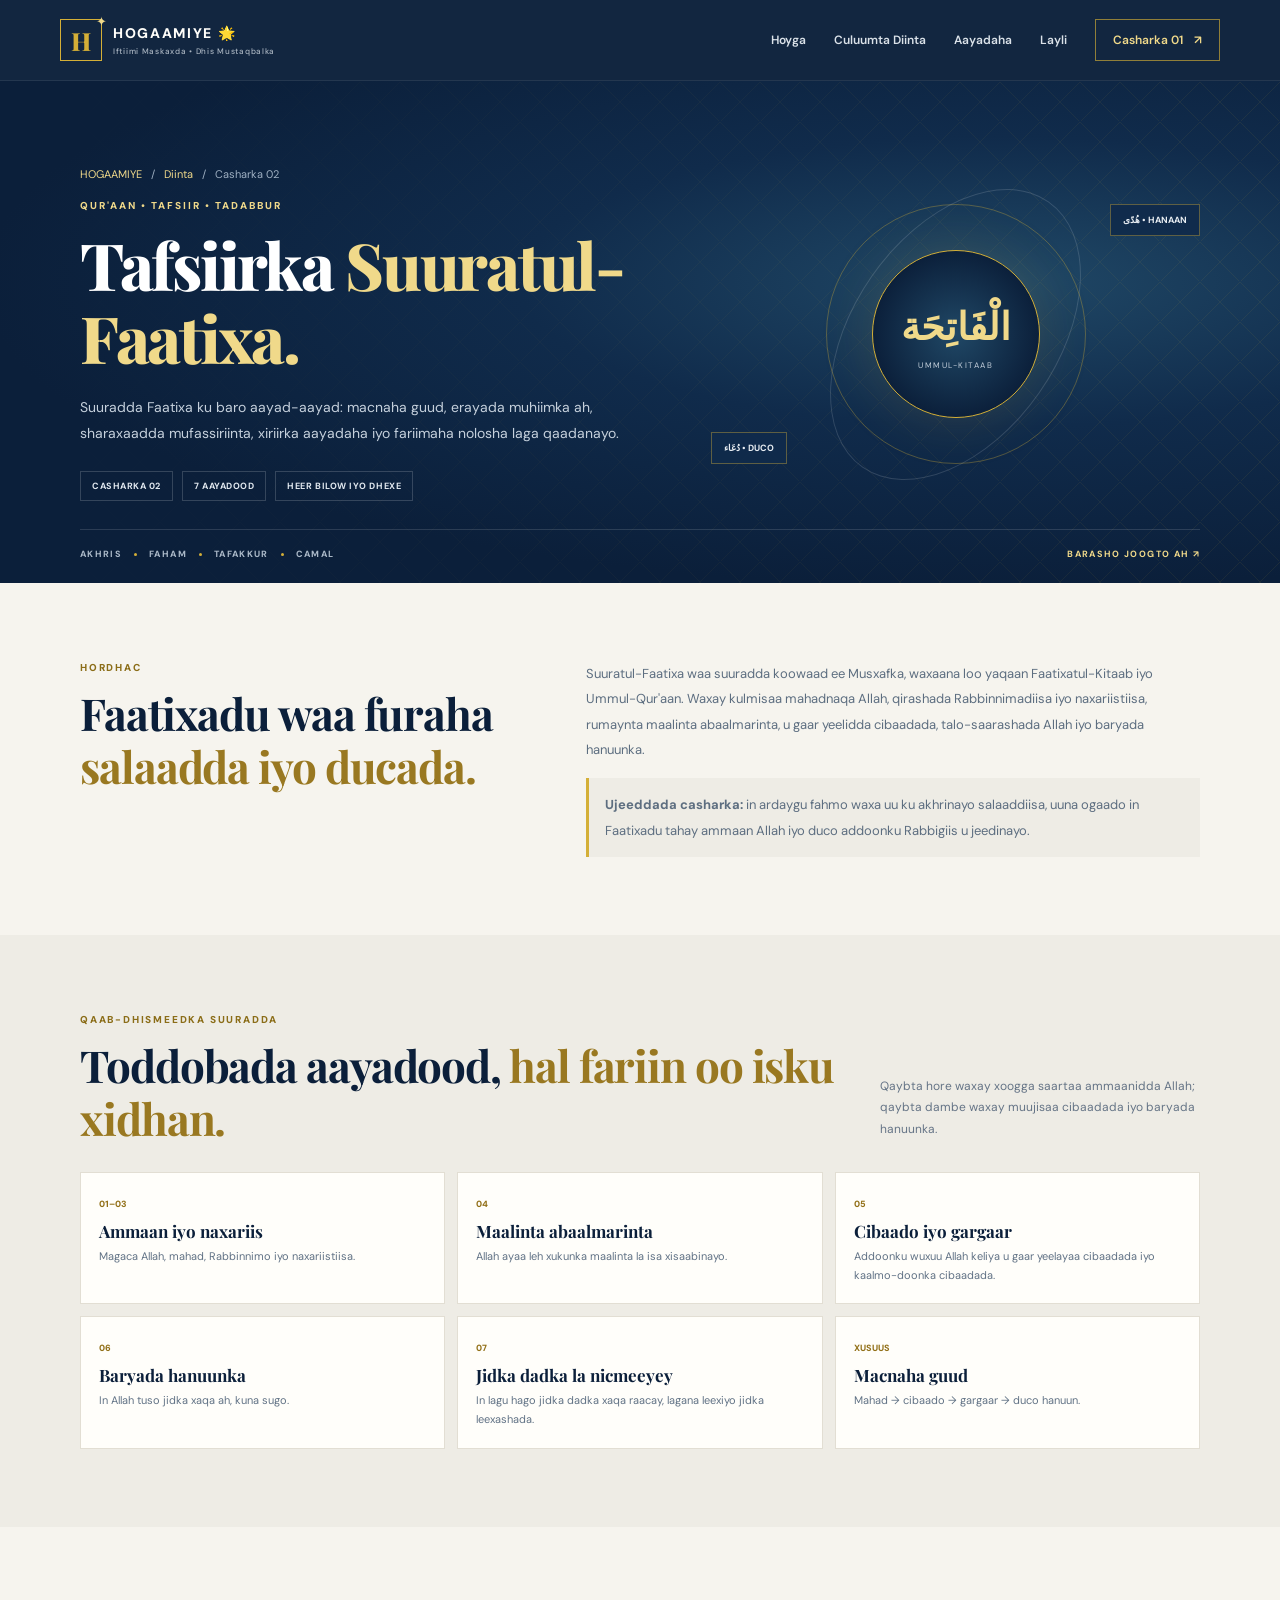
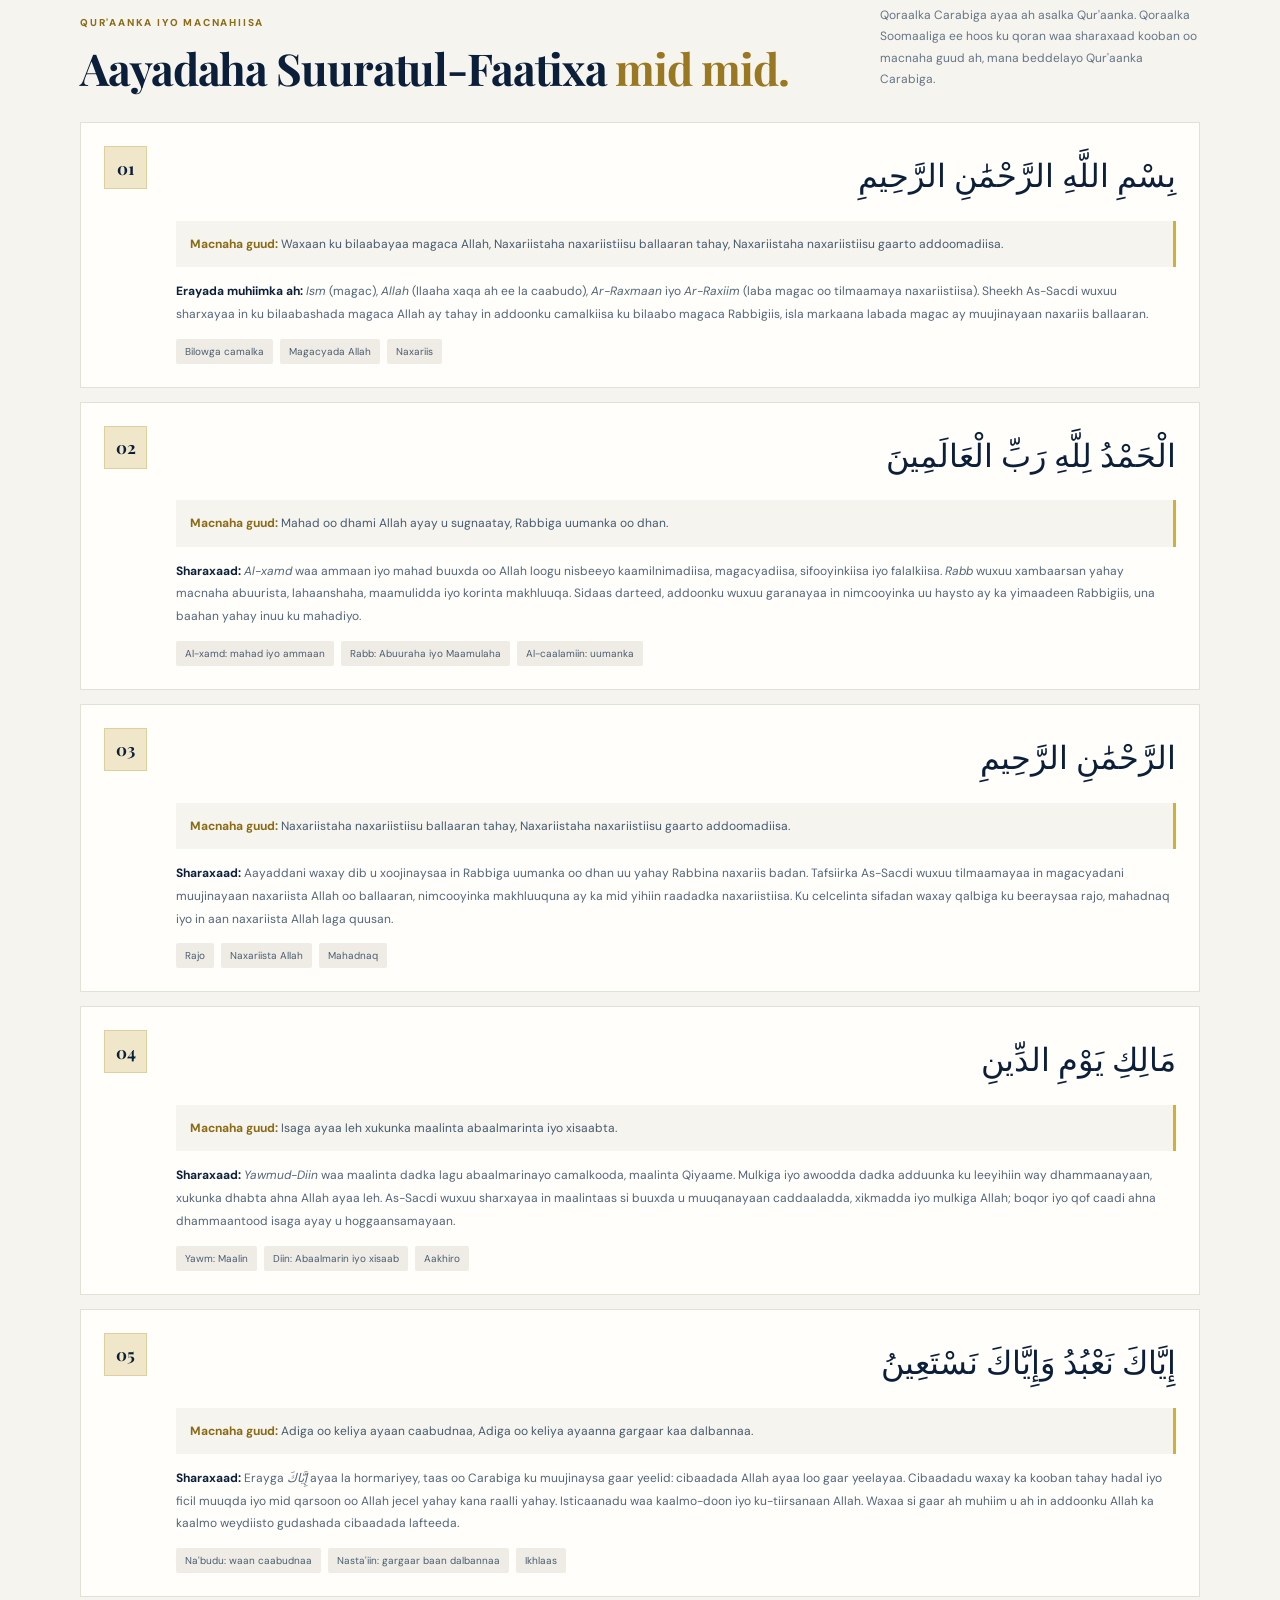
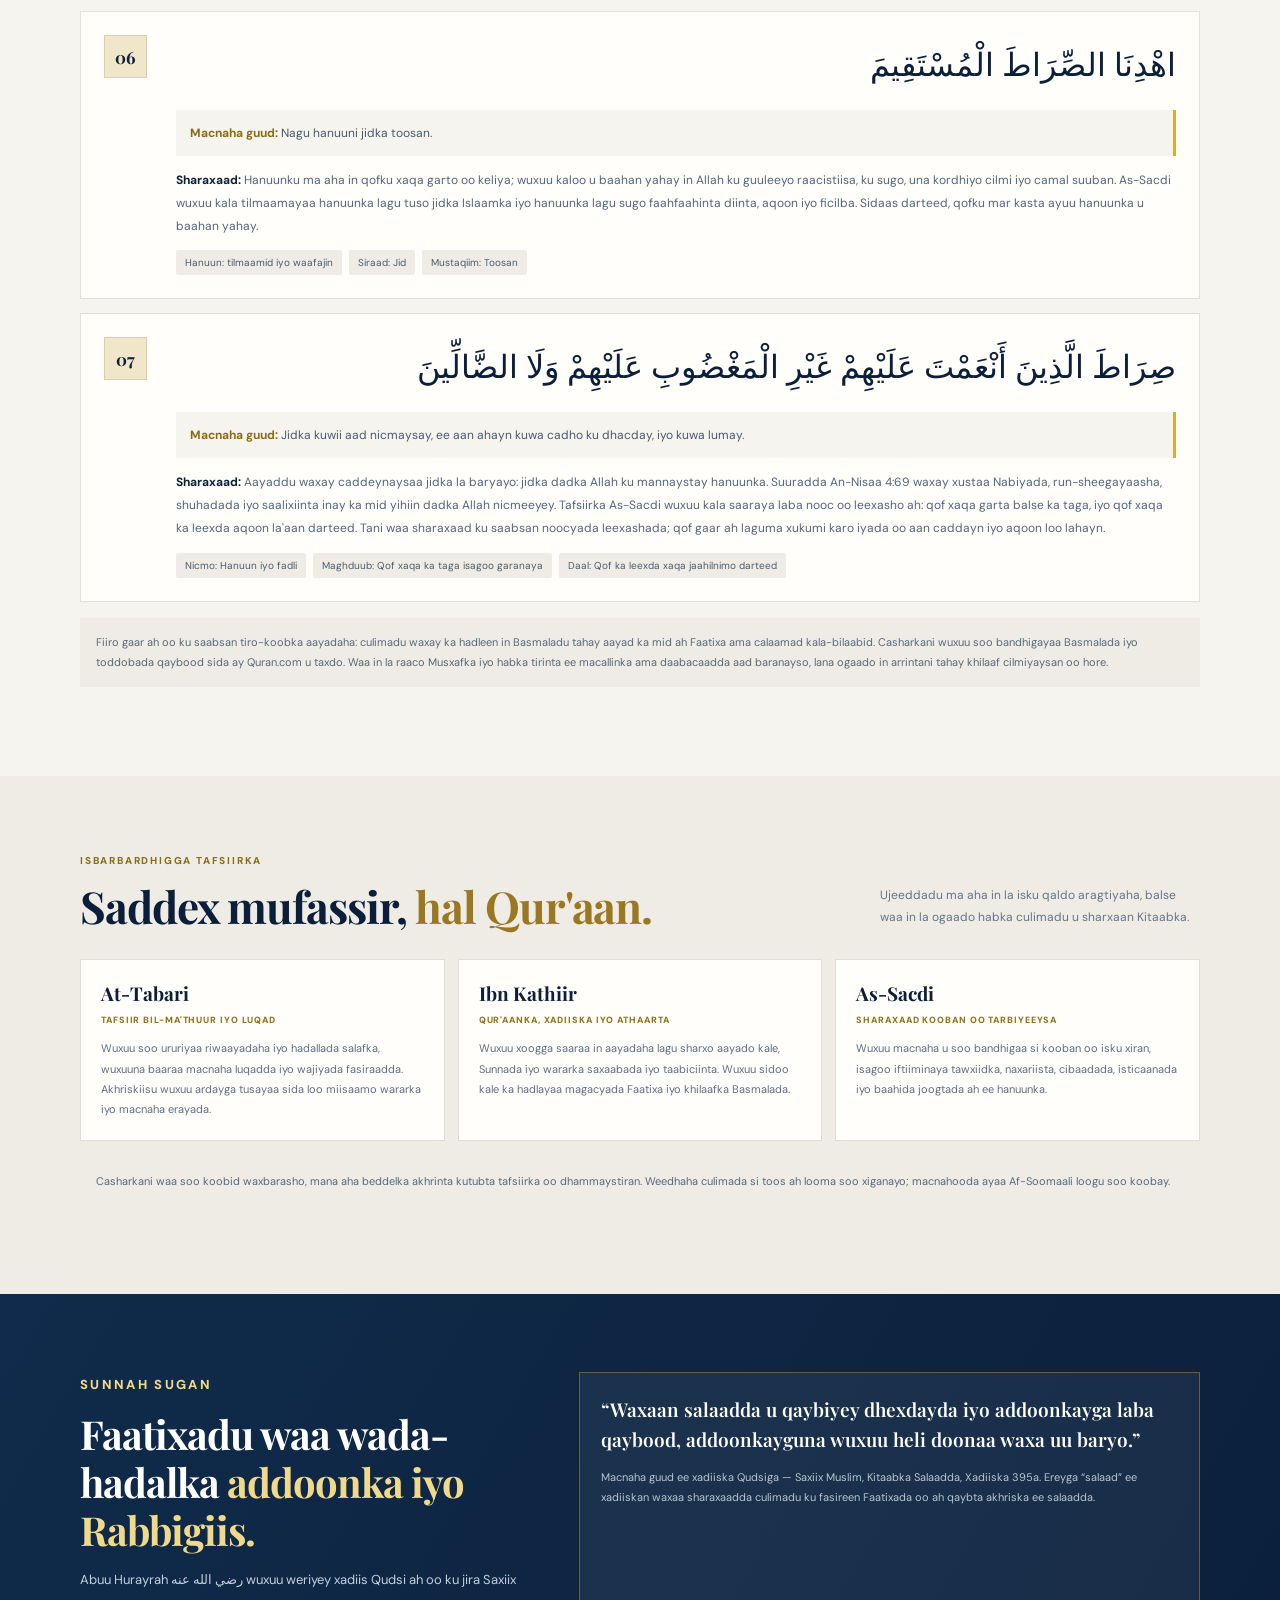
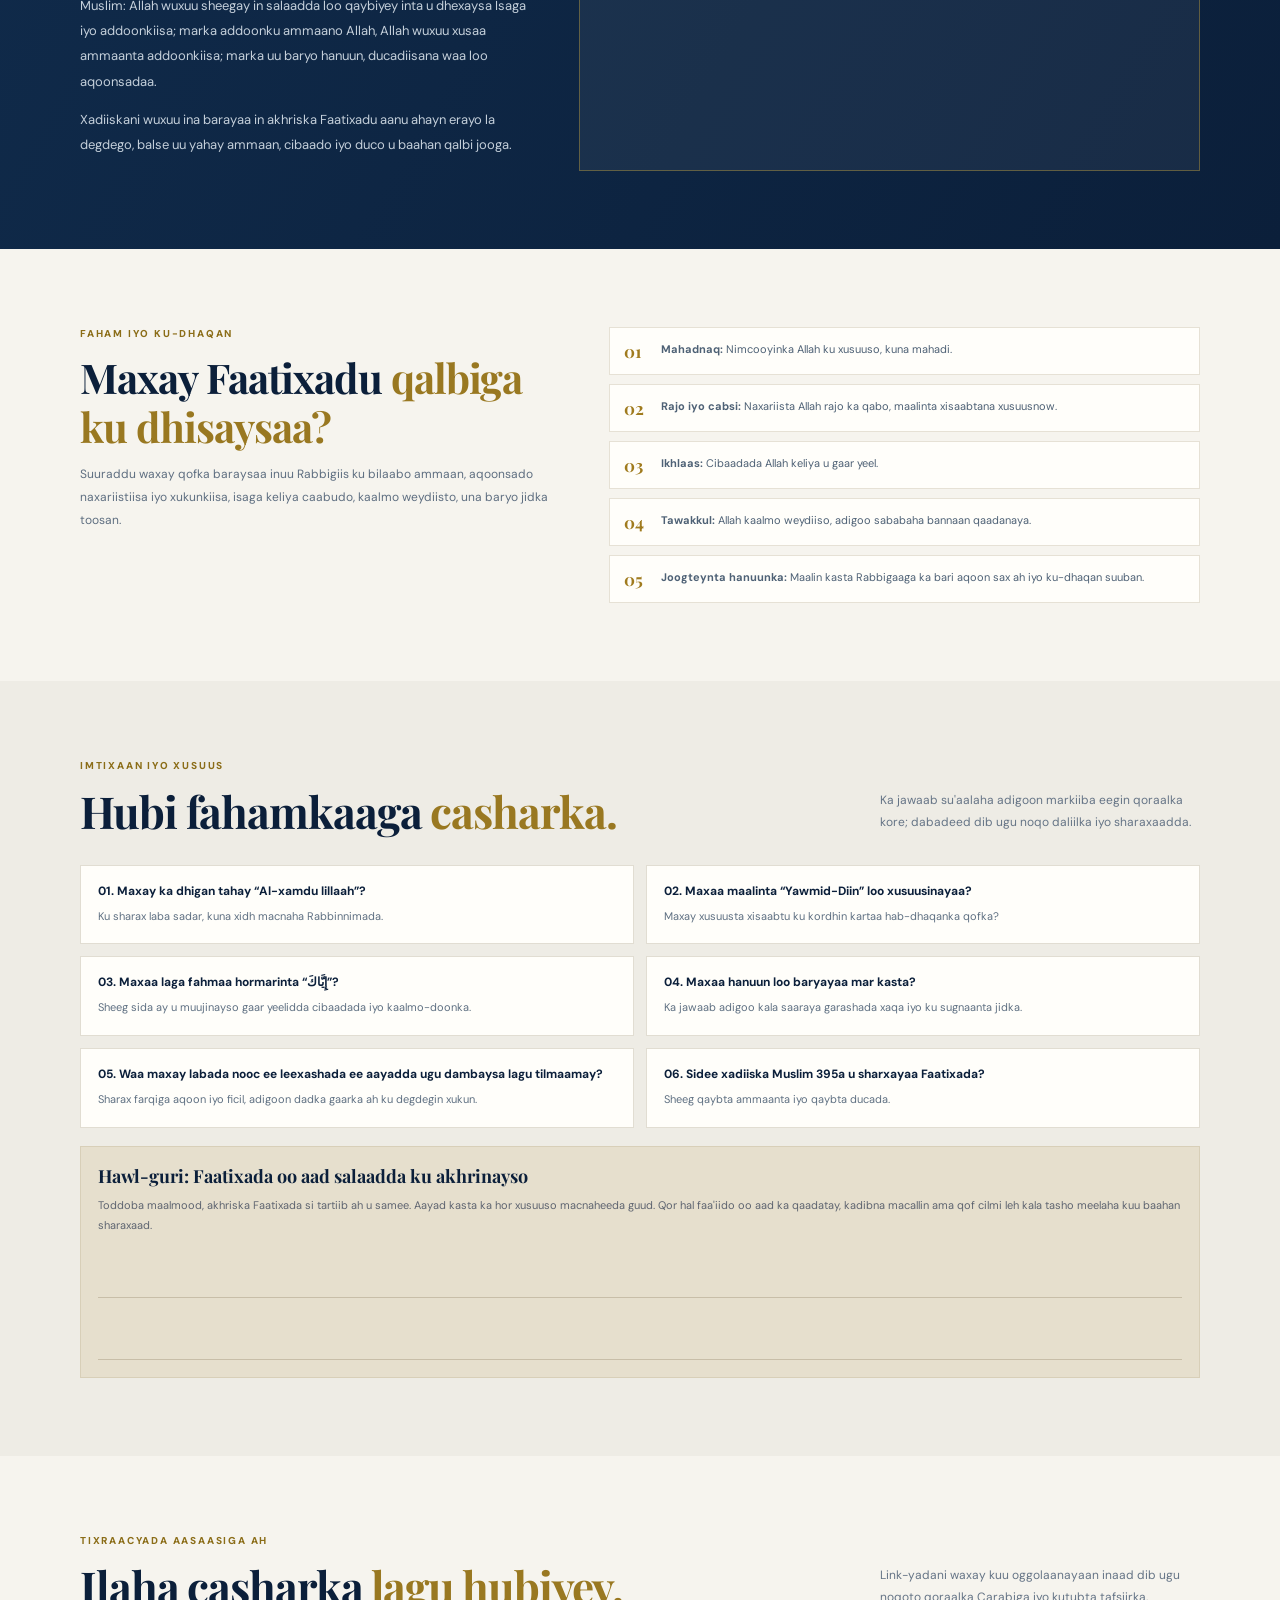
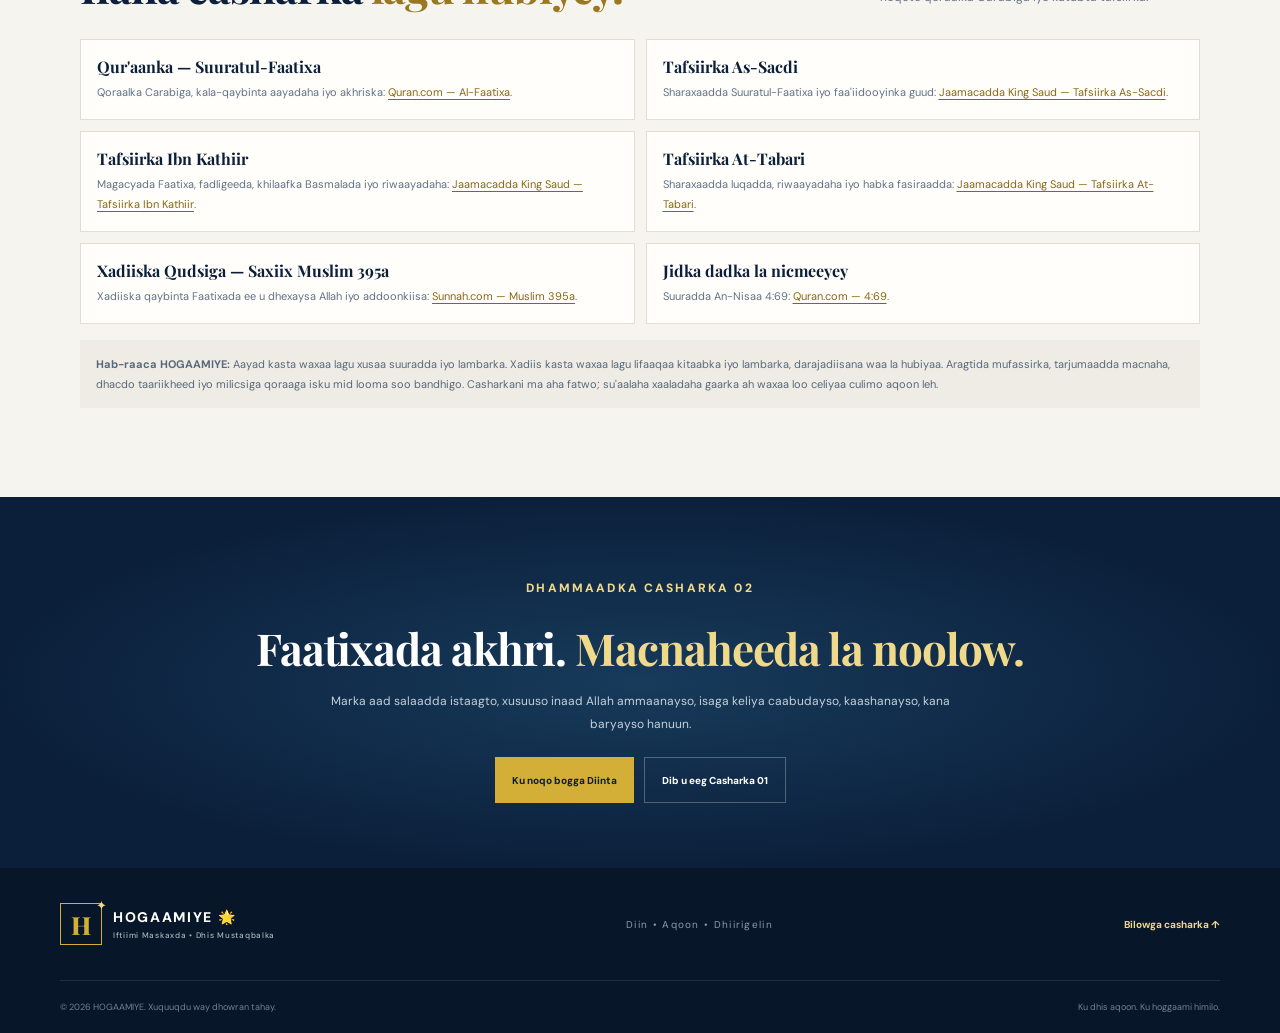
<file: casharka-02-tafsiirka-suuratul-faatixa.html>
<!DOCTYPE html>
<html lang="so">
<head>
  <meta charset="UTF-8">
  <meta name="viewport" content="width=device-width, initial-scale=1.0">
  <meta name="theme-color" content="#0b1f3a">
  <meta name="description" content="Casharka 02 ee HOGAAMIYE: Tafsiirka Suuratul-Faatixa, aayad-aayad, macnaha Af-Soomaaliga, sharaxaadda mufassiriinta iyo layliyo faham.">
  <link rel="canonical" href="https://farxaancabdiawyuunis4527-coder.github.io/hogaamiye-website/casharka-02-tafsiirka-suuratul-faatixa.html">
  <meta property="og:type" content="article">
  <meta property="og:locale" content="so_SO">
  <meta property="og:site_name" content="HOGAAMIYE">
  <meta property="og:title" content="Casharka 02: Tafsiirka Suuratul-Faatixa | HOGAAMIYE">
  <meta property="og:description" content="Suuratul-Faatixa ku baro aayad-aayad: macne, tafsiir, daliil iyo layliyo.">
  <meta property="og:url" content="https://farxaancabdiawyuunis4527-coder.github.io/hogaamiye-website/casharka-02-tafsiirka-suuratul-faatixa.html">
  <meta property="og:image" content="https://farxaancabdiawyuunis4527-coder.github.io/hogaamiye-website/hogaamiye-og-image.jpg">
  <meta property="og:image:width" content="1200">
  <meta property="og:image:height" content="630">
  <meta name="twitter:card" content="summary_large_image">
  <meta name="twitter:title" content="Casharka 02: Tafsiirka Suuratul-Faatixa | HOGAAMIYE">
  <meta name="twitter:description" content="Aayad-aayad u baro Suuratul-Faatixa, macnaheeda iyo fariimaheeda.">
  <meta name="twitter:image" content="https://farxaancabdiawyuunis4527-coder.github.io/hogaamiye-website/hogaamiye-og-image.jpg">
  <title>Casharka 02: Tafsiirka Suuratul-Faatixa | HOGAAMIYE 🌟</title>
  <link rel="icon" type="image/png" sizes="512x512" href="hogaamiye-favicon.png">
  <link rel="shortcut icon" href="favicon.ico">
  <link rel="apple-touch-icon" sizes="180x180" href="apple-touch-icon.png">
  <link rel="preconnect" href="https://fonts.googleapis.com">
  <link rel="preconnect" href="https://fonts.gstatic.com" crossorigin>
  <link href="https://fonts.googleapis.com/css2?family=DM+Sans:wght@400;500;600;700;800&family=Playfair+Display:wght@600;700;800&display=swap" rel="stylesheet">
  <link rel="stylesheet" href="styles.css">
  <script src="script.js" defer></script>
  <style>
    :root{--f-navy:#0b1f3a;--f-blue:#102b4b;--f-gold:#d4af37;--f-pale:#f0d98a;--f-paper:#f6f4ee;--f-ink:#17283b;--f-muted:#607184;--f-serif:'Playfair Display',Georgia,serif;--f-sans:'DM Sans',Arial,sans-serif}
    .f-container{width:min(1120px,calc(100% - 44px));margin-inline:auto}.f-section{padding:78px 0}.f-kicker{margin:0 0 13px;color:#8b6d18;font-size:10px;font-weight:800;letter-spacing:.18em}
    .f-hero{position:relative;overflow:hidden;padding:58px 0 23px;color:#fff;background:radial-gradient(ellipse at 78% 40%,#204866 0,#102b4b 34%,#0b1f3a 72%)}
    .f-hero:before{content:"";position:absolute;inset:0;opacity:.11;pointer-events:none;background-image:linear-gradient(45deg,transparent 48%,#d4af37 49%,transparent 50%),linear-gradient(-45deg,transparent 48%,#d4af37 49%,transparent 50%);background-size:40px 40px;mask-image:linear-gradient(90deg,transparent,#000)}
    .f-hero-grid{position:relative;display:grid;grid-template-columns:1.1fr .9fr;align-items:center;gap:34px;min-height:390px}.f-crumb{display:flex;gap:9px;margin:0 0 18px;color:#9fb0c2;font-size:11px}.f-crumb a{color:var(--f-pale)}.f-eyebrow{margin:0 0 16px;color:var(--f-pale);font-size:10px;font-weight:800;letter-spacing:.2em}.f-hero h1{max-width:700px;margin:0;color:#fff;font:800 clamp(40px,5.3vw,65px)/1.12 var(--f-serif);letter-spacing:-.035em}.f-hero h1 em{color:var(--f-pale);font-style:normal}.f-lead{max-width:630px;margin:20px 0 0;color:#c5d0dc;font-size:14px;line-height:1.9}.f-meta{display:flex;flex-wrap:wrap;gap:9px;margin-top:24px}.f-meta span{padding:8px 11px;color:#e1e8ef;border:1px solid rgba(255,255,255,.17);font-size:9px;font-weight:700;letter-spacing:.06em}
    .f-hero-art{position:relative;min-height:320px;display:grid;place-items:center}.f-ring{position:absolute;width:260px;height:260px;border:1px solid rgba(212,175,55,.34);border-radius:50%}.f-ring.r2{width:205px;height:325px;transform:rotate(35deg);border-color:rgba(255,255,255,.14)}.f-orb{width:168px;height:168px;display:flex;flex-direction:column;align-items:center;justify-content:center;border:1px solid var(--f-gold);border-radius:50%;background:radial-gradient(circle,#204866,#0b1f3a 72%);box-shadow:0 0 55px rgba(212,175,55,.15)}.f-orb strong{color:var(--f-pale);font:700 38px var(--f-serif)}.f-orb small{margin-top:10px;color:#c5d0dc;font-size:8px;letter-spacing:.19em}.f-art-tag{position:absolute;padding:9px 12px;color:#e8edf2;background:rgba(16,43,75,.92);border:1px solid rgba(212,175,55,.4);font-size:9px;font-weight:700}.f-art-tag.a{top:30px;right:0}.f-art-tag.b{bottom:30px;left:0}
    .f-hero-bottom{position:relative;display:flex;align-items:center;gap:12px;padding-top:18px;border-top:1px solid rgba(255,255,255,.13);color:#aab8c7;font-size:9px;font-weight:800;letter-spacing:.15em}.f-hero-bottom i{width:3px;height:3px;background:var(--f-gold);border-radius:50%}.f-hero-bottom b{margin-left:auto;color:var(--f-pale)}
    .f-overview{background:var(--f-paper)}.f-overview-grid{display:grid;grid-template-columns:.85fr 1.15fr;gap:52px}.f-overview h2,.f-heading h2,.f-final h2{margin:0;color:var(--f-navy);font:700 clamp(30px,4vw,44px)/1.2 var(--f-serif)}.f-overview h2 em,.f-heading h2 em,.f-final h2 em{color:#997821;font-style:normal}.f-overview-copy p{margin:0;color:#5d6e80;font-size:13px;line-height:1.95}.f-note{margin-top:16px!important;padding:14px 16px;background:#eeece5;border-left:3px solid var(--f-gold)}
    .f-outline{background:#eeece5}.f-heading{display:flex;justify-content:space-between;align-items:end;gap:25px;margin-bottom:27px}.f-heading>p{max-width:320px;margin:0 0 4px;color:#657486;font-size:12px;line-height:1.8}.f-outline-grid{display:grid;grid-template-columns:repeat(3,minmax(0,1fr));gap:12px}.f-outline-card{padding:18px;background:#fffefa;border:1px solid #e2ded3}.f-outline-card span{color:#927018;font-size:9px;font-weight:800}.f-outline-card b{display:block;margin:8px 0 5px;color:var(--f-navy);font:700 17px var(--f-serif)}.f-outline-card p{margin:0;color:#617285;font-size:11px;line-height:1.75}
    .f-verses{background:#f6f4ee}.f-verse-list{display:grid;gap:14px}.f-verse{display:grid;grid-template-columns:54px minmax(0,1fr);gap:18px;padding:23px;background:#fffefa;border:1px solid #e4e0d5;scroll-margin-top:100px}.f-verse-no{width:43px;height:43px;display:grid;place-items:center;color:#0b1f3a;background:#f0e7ca;border:1px solid #dfcf9e;font:700 17px var(--f-serif)}.f-arabic{margin:0 0 14px;color:#0b1f3a;text-align:right;font-family:'Amiri','Noto Naskh Arabic',serif;font-size:clamp(23px,3.5vw,32px);line-height:1.9;direction:rtl}.f-meaning{margin:0;padding:12px 14px;color:#465a6e;background:#f6f4ee;border-right:3px solid var(--f-gold);font-size:12px;line-height:1.85}.f-meaning b{color:#8a6a15}.f-verse-note{margin:13px 0 0;color:#526579;font-size:12px;line-height:1.9}.f-verse-note strong{color:#0b1f3a}.f-vocab{display:flex;flex-wrap:wrap;gap:7px;margin-top:13px}.f-vocab span{padding:6px 9px;color:#4b5d70;background:#eeece5;font-size:10px;border-radius:2px}
    .f-scholar{background:#eeece5}.f-scholar-grid{display:grid;grid-template-columns:repeat(3,minmax(0,1fr));gap:13px}.f-scholar-card{padding:20px;background:#fffefa;border:1px solid #e1ddd2}.f-scholar-card h3{margin:0 0 8px;color:#0b1f3a;font:700 19px var(--f-serif)}.f-scholar-card small{display:block;margin-bottom:12px;color:#927018;font-size:9px;font-weight:800;letter-spacing:.1em}.f-scholar-card p{margin:0;color:#5d6e80;font-size:11px;line-height:1.85}
    .f-hadith{color:#fff;background:linear-gradient(120deg,#102b4b,#0b1f3a)}.f-hadith .f-kicker{color:var(--f-pale)}.f-hadith h2{margin:0;color:#fff;font:700 clamp(28px,4vw,40px)/1.2 var(--f-serif)}.f-hadith h2 em{color:var(--f-pale);font-style:normal}.f-hadith-grid{display:grid;grid-template-columns:.85fr 1.15fr;gap:40px}.f-hadith-copy p{color:#c4cfda;font-size:13px;line-height:1.95}.f-hadith-box{padding:21px;background:rgba(255,255,255,.055);border:1px solid rgba(212,175,55,.38)}.f-hadith-box blockquote{margin:0;color:#fff;font:600 19px/1.6 var(--f-serif)}.f-hadith-box p{margin:13px 0 0;color:#b8c5d1;font-size:11px;line-height:1.8}
    .f-method{background:var(--f-paper)}.f-method-grid{display:grid;grid-template-columns:.9fr 1.1fr;gap:45px}.f-method h2{margin:0;color:#0b1f3a;font:700 clamp(29px,3.8vw,41px)/1.2 var(--f-serif)}.f-method h2 em{color:#997821;font-style:normal}.f-method-lead{color:#5e6e80;font-size:12px;line-height:1.9}.f-method-list{display:grid;gap:9px}.f-method-list div{display:flex;gap:12px;padding:12px 14px;background:#fffefa;border:1px solid #e6e1d5}.f-method-list b{flex:0 0 25px;color:#a07b1e;font:700 17px var(--f-serif)}.f-method-list p{margin:0;color:#4e6175;font-size:11px;line-height:1.75}
    .f-lessons{background:#eeece5}.f-questions{display:grid;grid-template-columns:1fr 1fr;gap:12px}.f-question{padding:17px;background:#fffefa;border:1px solid #e1ddd2}.f-question b{display:block;margin-bottom:8px;color:#0b1f3a;font-size:12px}.f-question p{margin:0;color:#5f7082;font-size:11px;line-height:1.8}.f-writing{margin-top:18px;padding:17px;background:#e6dfcd;border:1px solid #d8cfb8}.f-writing h3{margin:0 0 8px;color:#0b1f3a;font:700 18px var(--f-serif)}.f-writing p{margin:0;color:#5e6470;font-size:11px;line-height:1.8}.f-writing-lines{height:52px;margin-top:10px;border-bottom:1px solid #c8bea8}
    .f-sources{background:var(--f-paper)}.f-source-list{display:grid;grid-template-columns:repeat(2,minmax(0,1fr));gap:11px}.f-source{padding:16px;background:#fffefa;border:1px solid #e2ded4}.f-source b{display:block;margin-bottom:6px;color:#0b1f3a;font:700 16px var(--f-serif)}.f-source p{margin:0;color:#617285;font-size:11px;line-height:1.8}.f-source a{color:#876711;text-decoration:underline;text-underline-offset:3px}.f-source-warning{margin-top:16px;padding:14px 16px;color:#58697b;background:#eeece5;font-size:11px;line-height:1.85}
    .f-final{padding:65px 0;color:#fff;text-align:center;background:radial-gradient(ellipse at center,#173b5b,#0b1f3a 72%)}.f-final .f-kicker{color:var(--f-pale)}.f-final h2{color:#fff}.f-final h2 em{color:var(--f-pale)}.f-final p{max-width:620px;margin:15px auto 22px;color:#c5d0dc;font-size:12px;line-height:1.9}.f-final-actions{display:flex;justify-content:center;flex-wrap:wrap;gap:10px}.f-final .f-button{min-height:46px;display:inline-flex;align-items:center;justify-content:center;padding:0 17px;color:#0b1f3a;background:var(--f-gold);font-size:10px;font-weight:800}.f-final .f-button.secondary{color:#fff;background:transparent;border:1px solid rgba(255,255,255,.27)}
    @media(max-width:850px){.f-outline-grid,.f-scholar-grid{grid-template-columns:repeat(2,minmax(0,1fr))}.f-hero-grid{gap:15px}}
    @media(max-width:650px){.f-container{width:min(100% - 34px,540px)}.f-section{padding:62px 0}.f-hero{padding-top:43px}.f-hero-grid{grid-template-columns:1fr;gap:0}.f-hero h1{font-size:clamp(38px,10.5vw,53px)}.f-lead{font-size:13px}.f-hero-art{min-height:260px}.f-ring{width:225px;height:225px}.f-ring.r2{width:180px;height:275px}.f-orb{width:145px;height:145px}.f-art-tag.a{top:18px}.f-art-tag.b{bottom:18px}.f-hero-bottom{flex-wrap:wrap;gap:9px;font-size:8px}.f-hero-bottom b{width:100%;margin:5px 0 0}.f-overview-grid,.f-hadith-grid,.f-method-grid{grid-template-columns:1fr;gap:20px}.f-heading{align-items:flex-start;flex-direction:column;gap:10px;margin-bottom:22px}.f-outline-grid,.f-scholar-grid,.f-questions,.f-source-list{grid-template-columns:1fr}.f-verse{grid-template-columns:39px minmax(0,1fr);gap:11px;padding:15px}.f-verse-no{width:35px;height:35px;font-size:14px}.f-arabic{font-size:25px}.f-meaning{font-size:11px}.f-final-actions{flex-direction:column;align-items:stretch}.f-final .f-button{width:100%}}
  </style>
</head>
<body>
  <a class="skip-link" href="#main">U gudub nuxurka</a>
  <header class="site-header">
    <div class="container nav-wrap">
      <a class="brand" href="index.html#home" aria-label="HOGAAMIYE - Hoyga"><span class="brand-mark">H<span>✦</span></span><span class="brand-name">HOGAAMIYE <b>🌟</b><small>Iftiimi Maskaxda • Dhis Mustaqbalka</small></span></a>
      <button class="menu-toggle" type="button" aria-label="Fur menu-ga" aria-expanded="false" aria-controls="primary-nav"><span></span><span></span><span></span></button>
      <nav class="nav-links" id="primary-nav" aria-label="Menu-ga casharka"><a href="index.html#home">Hoyga</a><a href="diinta.html">Culuumta Diinta</a><a href="#aayadaha">Aayadaha</a><a href="#layli">Layli</a><a class="nav-cta" href="casharka-01-quraan-tafsiir-1.html">Casharka 01 <span>↗</span></a></nav>
    </div>
  </header>

  <main id="main">
    <section class="f-hero" id="casharka-02">
      <div class="f-container f-hero-grid">
        <div>
          <p class="f-crumb"><a href="index.html">HOGAAMIYE</a><span>/</span><a href="diinta.html">Diinta</a><span>/</span> Casharka 02</p>
          <p class="f-eyebrow">QUR'AAN • TAFSIIR • TADABBUR</p>
          <h1>Tafsiirka <em>Suuratul-Faatixa.</em></h1>
          <p class="f-lead">Suuradda Faatixa ku baro aayad-aayad: macnaha guud, erayada muhiimka ah, sharaxaadda mufassiriinta, xiriirka aayadaha iyo fariimaha nolosha laga qaadanayo.</p>
          <div class="f-meta"><span>CASHARKA 02</span><span>7 AAYADOOD</span><span>HEER BILOW IYO DHEXE</span></div>
        </div>
        <div class="f-hero-art" aria-label="Farshaxan joomatari astaan u ah Qur'aanka iyo aqoonta"><div class="f-ring"></div><div class="f-ring r2"></div><div class="f-orb"><strong>الْفَاتِحَة</strong><small>UMMUL-KITAAB</small></div><span class="f-art-tag a">هُدًى • HANAAN</span><span class="f-art-tag b">دُعَاء • DUCO</span></div>
      </div>
      <div class="f-container f-hero-bottom"><span>AKHRIS</span><i></i><span>FAHAM</span><i></i><span>TAFAKKUR</span><i></i><span>CAMAL</span><b>BARASHO JOOGTO AH ↗</b></div>
    </section>

    <section class="f-overview f-section"><div class="f-container f-overview-grid">
      <div><p class="f-kicker">HORDHAC</p><h2>Faatixadu waa furaha <em>salaadda iyo ducada.</em></h2></div>
      <div class="f-overview-copy"><p>Suuratul-Faatixa waa suuradda koowaad ee Musxafka, waxaana loo yaqaan Faatixatul-Kitaab iyo Ummul-Qur'aan. Waxay kulmisaa mahadnaqa Allah, qirashada Rabbinnimadiisa iyo naxariistiisa, rumaynta maalinta abaalmarinta, u gaar yeelidda cibaadada, talo-saarashada Allah iyo baryada hanuunka.</p><p class="f-note"><strong>Ujeeddada casharka:</strong> in ardaygu fahmo waxa uu ku akhrinayo salaaddiisa, uuna ogaado in Faatixadu tahay ammaan Allah iyo duco addoonku Rabbigiis u jeedinayo.</p></div>
    </div></section>

    <section class="f-outline f-section"><div class="f-container">
      <div class="f-heading"><div><p class="f-kicker">QAAB-DHISMEEDKA SUURADDA</p><h2>Toddobada aayadood, <em>hal fariin oo isku xidhan.</em></h2></div><p>Qaybta hore waxay xoogga saartaa ammaanidda Allah; qaybta dambe waxay muujisaa cibaadada iyo baryada hanuunka.</p></div>
      <div class="f-outline-grid">
        <div class="f-outline-card"><span>01–03</span><b>Ammaan iyo naxariis</b><p>Magaca Allah, mahad, Rabbinnimo iyo naxariistiisa.</p></div>
        <div class="f-outline-card"><span>04</span><b>Maalinta abaalmarinta</b><p>Allah ayaa leh xukunka maalinta la isa xisaabinayo.</p></div>
        <div class="f-outline-card"><span>05</span><b>Cibaado iyo gargaar</b><p>Addoonku wuxuu Allah keliya u gaar yeelayaa cibaadada iyo kaalmo-doonka cibaadada.</p></div>
        <div class="f-outline-card"><span>06</span><b>Baryada hanuunka</b><p>In Allah tuso jidka xaqa ah, kuna sugo.</p></div>
        <div class="f-outline-card"><span>07</span><b>Jidka dadka la nicmeeyey</b><p>In lagu hago jidka dadka xaqa raacay, lagana leexiyo jidka leexashada.</p></div>
        <div class="f-outline-card"><span>XUSUUS</span><b>Macnaha guud</b><p>Mahad → cibaado → gargaar → duco hanuun.</p></div>
      </div>
    </div></section>

    <section class="f-verses f-section" id="aayadaha"><div class="f-container">
      <div class="f-heading"><div><p class="f-kicker">QUR'AANKA IYO MACNAHIISA</p><h2>Aayadaha Suuratul-Faatixa <em>mid mid.</em></h2></div><p>Qoraalka Carabiga ayaa ah asalka Qur'aanka. Qoraalka Soomaaliga ee hoos ku qoran waa sharaxaad kooban oo macnaha guud ah, mana beddelayo Qur'aanka Carabiga.</p></div>
      <div class="f-verse-list">
        <article class="f-verse" id="aayah-1"><div class="f-verse-no">01</div><div><p class="f-arabic" lang="ar" dir="rtl">بِسْمِ اللَّهِ الرَّحْمَٰنِ الرَّحِيمِ</p><p class="f-meaning"><b>Macnaha guud:</b> Waxaan ku bilaabayaa magaca Allah, Naxariistaha naxariistiisu ballaaran tahay, Naxariistaha naxariistiisu gaarto addoomadiisa.</p><p class="f-verse-note"><strong>Erayada muhiimka ah:</strong> <em>Ism</em> (magac), <em>Allah</em> (Ilaaha xaqa ah ee la caabudo), <em>Ar-Raxmaan</em> iyo <em>Ar-Raxiim</em> (laba magac oo tilmaamaya naxariistiisa). Sheekh As-Sacdi wuxuu sharxayaa in ku bilaabashada magaca Allah ay tahay in addoonku camalkiisa ku bilaabo magaca Rabbigiis, isla markaana labada magac ay muujinayaan naxariis ballaaran.</p><div class="f-vocab"><span>Bilowga camalka</span><span>Magacyada Allah</span><span>Naxariis</span></div></div></article>

        <article class="f-verse" id="aayah-2"><div class="f-verse-no">02</div><div><p class="f-arabic" lang="ar" dir="rtl">الْحَمْدُ لِلَّهِ رَبِّ الْعَالَمِينَ</p><p class="f-meaning"><b>Macnaha guud:</b> Mahad oo dhami Allah ayay u sugnaatay, Rabbiga uumanka oo dhan.</p><p class="f-verse-note"><strong>Sharaxaad:</strong> <em>Al-xamd</em> waa ammaan iyo mahad buuxda oo Allah loogu nisbeeyo kaamilnimadiisa, magacyadiisa, sifooyinkiisa iyo falalkiisa. <em>Rabb</em> wuxuu xambaarsan yahay macnaha abuurista, lahaanshaha, maamulidda iyo korinta makhluuqa. Sidaas darteed, addoonku wuxuu garanayaa in nimcooyinka uu haysto ay ka yimaadeen Rabbigiis, una baahan yahay inuu ku mahadiyo.</p><div class="f-vocab"><span>Al-xamd: mahad iyo ammaan</span><span>Rabb: Abuuraha iyo Maamulaha</span><span>Al-caalamiin: uumanka</span></div></div></article>

        <article class="f-verse" id="aayah-3"><div class="f-verse-no">03</div><div><p class="f-arabic" lang="ar" dir="rtl">الرَّحْمَٰنِ الرَّحِيمِ</p><p class="f-meaning"><b>Macnaha guud:</b> Naxariistaha naxariistiisu ballaaran tahay, Naxariistaha naxariistiisu gaarto addoomadiisa.</p><p class="f-verse-note"><strong>Sharaxaad:</strong> Aayaddani waxay dib u xoojinaysaa in Rabbiga uumanka oo dhan uu yahay Rabbina naxariis badan. Tafsiirka As-Sacdi wuxuu tilmaamayaa in magacyadani muujinayaan naxariista Allah oo ballaaran, nimcooyinka makhluuquna ay ka mid yihiin raadadka naxariistiisa. Ku celcelinta sifadan waxay qalbiga ku beeraysaa rajo, mahadnaq iyo in aan naxariista Allah laga quusan.</p><div class="f-vocab"><span>Rajo</span><span>Naxariista Allah</span><span>Mahadnaq</span></div></div></article>

        <article class="f-verse" id="aayah-4"><div class="f-verse-no">04</div><div><p class="f-arabic" lang="ar" dir="rtl">مَالِكِ يَوْمِ الدِّينِ</p><p class="f-meaning"><b>Macnaha guud:</b> Isaga ayaa leh xukunka maalinta abaalmarinta iyo xisaabta.</p><p class="f-verse-note"><strong>Sharaxaad:</strong> <em>Yawmud-Diin</em> waa maalinta dadka lagu abaalmarinayo camalkooda, maalinta Qiyaame. Mulkiga iyo awoodda dadka adduunka ku leeyihiin way dhammaanayaan, xukunka dhabta ahna Allah ayaa leh. As-Sacdi wuxuu sharxayaa in maalintaas si buuxda u muuqanayaan caddaaladda, xikmadda iyo mulkiga Allah; boqor iyo qof caadi ahna dhammaantood isaga ayay u hoggaansamayaan.</p><div class="f-vocab"><span>Yawm: Maalin</span><span>Diin: Abaalmarin iyo xisaab</span><span>Aakhiro</span></div></div></article>

        <article class="f-verse" id="aayah-5"><div class="f-verse-no">05</div><div><p class="f-arabic" lang="ar" dir="rtl">إِيَّاكَ نَعْبُدُ وَإِيَّاكَ نَسْتَعِينُ</p><p class="f-meaning"><b>Macnaha guud:</b> Adiga oo keliya ayaan caabudnaa, Adiga oo keliya ayaanna gargaar kaa dalbannaa.</p><p class="f-verse-note"><strong>Sharaxaad:</strong> Erayga <em>إِيَّاكَ</em> ayaa la hormariyey, taas oo Carabiga ku muujinaysa gaar yeelid: cibaadada Allah ayaa loo gaar yeelayaa. Cibaadadu waxay ka kooban tahay hadal iyo ficil muuqda iyo mid qarsoon oo Allah jecel yahay kana raalli yahay. Isticaanadu waa kaalmo-doon iyo ku-tiirsanaan Allah. Waxaa si gaar ah muhiim u ah in addoonku Allah ka kaalmo weydiisto gudashada cibaadada lafteeda.</p><div class="f-vocab"><span>Na'budu: waan caabudnaa</span><span>Nasta'iin: gargaar baan dalbannaa</span><span>Ikhlaas</span></div></div></article>

        <article class="f-verse" id="aayah-6"><div class="f-verse-no">06</div><div><p class="f-arabic" lang="ar" dir="rtl">اهْدِنَا الصِّرَاطَ الْمُسْتَقِيمَ</p><p class="f-meaning"><b>Macnaha guud:</b> Nagu hanuuni jidka toosan.</p><p class="f-verse-note"><strong>Sharaxaad:</strong> Hanuunku ma aha in qofku xaqa garto oo keliya; wuxuu kaloo u baahan yahay in Allah ku guuleeyo raacistiisa, ku sugo, una kordhiyo cilmi iyo camal suuban. As-Sacdi wuxuu kala tilmaamayaa hanuunka lagu tuso jidka Islaamka iyo hanuunka lagu sugo faahfaahinta diinta, aqoon iyo ficilba. Sidaas darteed, qofku mar kasta ayuu hanuunka u baahan yahay.</p><div class="f-vocab"><span>Hanuun: tilmaamid iyo waafajin</span><span>Siraad: Jid</span><span>Mustaqiim: Toosan</span></div></div></article>

        <article class="f-verse" id="aayah-7"><div class="f-verse-no">07</div><div><p class="f-arabic" lang="ar" dir="rtl">صِرَاطَ الَّذِينَ أَنْعَمْتَ عَلَيْهِمْ غَيْرِ الْمَغْضُوبِ عَلَيْهِمْ وَلَا الضَّالِّينَ</p><p class="f-meaning"><b>Macnaha guud:</b> Jidka kuwii aad nicmaysay, ee aan ahayn kuwa cadho ku dhacday, iyo kuwa lumay.</p><p class="f-verse-note"><strong>Sharaxaad:</strong> Aayaddu waxay caddeynaysaa jidka la baryayo: jidka dadka Allah ku mannaystay hanuunka. Suuradda An-Nisaa 4:69 waxay xustaa Nabiyada, run-sheegayaasha, shuhadada iyo saalixiinta inay ka mid yihiin dadka Allah nicmeeyey. Tafsiirka As-Sacdi wuxuu kala saaraya laba nooc oo leexasho ah: qof xaqa garta balse ka taga, iyo qof xaqa ka leexda aqoon la'aan darteed. Tani waa sharaxaad ku saabsan noocyada leexashada; qof gaar ah laguma xukumi karo iyada oo aan caddayn iyo aqoon loo lahayn.</p><div class="f-vocab"><span>Nicmo: Hanuun iyo fadli</span><span>Maghduub: Qof xaqa ka taga isagoo garanaya</span><span>Daal: Qof ka leexda xaqa jaahilnimo darteed</span></div></div></article>
      </div>
      <p class="f-source-warning">Fiiro gaar ah oo ku saabsan tiro-koobka aayadaha: culimadu waxay ka hadleen in Basmaladu tahay aayad ka mid ah Faatixa ama calaamad kala-bilaabid. Casharkani wuxuu soo bandhigayaa Basmalada iyo toddobada qaybood sida ay Quran.com u taxdo. Waa in la raaco Musxafka iyo habka tirinta ee macallinka ama daabacaadda aad baranayso, lana ogaado in arrintani tahay khilaaf cilmiyaysan oo hore.</p>
    </div></section>

    <section class="f-scholar f-section"><div class="f-container">
      <div class="f-heading"><div><p class="f-kicker">ISBARBARDHIGGA TAFSIIRKA</p><h2>Saddex mufassir, <em>hal Qur'aan.</em></h2></div><p>Ujeeddadu ma aha in la isku qaldo aragtiyaha, balse waa in la ogaado habka culimadu u sharxaan Kitaabka.</p></div>
      <div class="f-scholar-grid">
        <article class="f-scholar-card"><h3>At-Tabari</h3><small>TAFSIIR BIL-MA'THUUR IYO LUQAD</small><p>Wuxuu soo ururiyaa riwaayadaha iyo hadallada salafka, wuxuuna baaraa macnaha luqadda iyo wajiyada fasiraadda. Akhriskiisu wuxuu ardayga tusayaa sida loo miisaamo wararka iyo macnaha erayada.</p></article>
        <article class="f-scholar-card"><h3>Ibn Kathiir</h3><small>QUR'AANKA, XADIISKA IYO ATHAARTA</small><p>Wuxuu xoogga saaraa in aayadaha lagu sharxo aayado kale, Sunnada iyo wararka saxaabada iyo taabiciinta. Wuxuu sidoo kale ka hadlayaa magacyada Faatixa iyo khilaafka Basmalada.</p></article>
        <article class="f-scholar-card"><h3>As-Sacdi</h3><small>SHARAXAAD KOOBAN OO TARBIYEEYSA</small><p>Wuxuu macnaha u soo bandhigaa si kooban oo isku xiran, isagoo iftiiminaya tawxiidka, naxariista, cibaadada, isticaanada iyo baahida joogtada ah ee hanuunka.</p></article>
      </div>
      <p class="f-source-warning">Casharkani waa soo koobid waxbarasho, mana aha beddelka akhrinta kutubta tafsiirka oo dhammaystiran. Weedhaha culimada si toos ah looma soo xiganayo; macnahooda ayaa Af-Soomaali loogu soo koobay.</p>
    </div></section>

    <section class="f-hadith f-section"><div class="f-container f-hadith-grid">
      <div class="f-hadith-copy"><p class="f-kicker">SUNNAH SUGAN</p><h2>Faatixadu waa wada-hadalka <em>addoonka iyo Rabbigiis.</em></h2><p>Abuu Hurayrah رضي الله عنه wuxuu weriyey xadiis Qudsi ah oo ku jira Saxiix Muslim: Allah wuxuu sheegay in salaadda loo qaybiyey inta u dhexaysa Isaga iyo addoonkiisa; marka addoonku ammaano Allah, Allah wuxuu xusaa ammaanta addoonkiisa; marka uu baryo hanuun, ducadiisana waa loo aqoonsadaa.</p><p>Xadiiskani wuxuu ina barayaa in akhriska Faatixadu aanu ahayn erayo la degdego, balse uu yahay ammaan, cibaado iyo duco u baahan qalbi jooga.</p></div>
      <div class="f-hadith-box"><blockquote>“Waxaan salaadda u qaybiyey dhexdayda iyo addoonkayga laba qaybood, addoonkayguna wuxuu heli doonaa waxa uu baryo.”</blockquote><p>Macnaha guud ee xadiiska Qudsiga — Saxiix Muslim, Kitaabka Salaadda, Xadiiska 395a. Ereyga “salaad” ee xadiiskan waxaa sharaxaadda culimadu ku fasireen Faatixada oo ah qaybta akhriska ee salaadda.</p></div>
    </div></section>

    <section class="f-method f-section"><div class="f-container f-method-grid">
      <div><p class="f-kicker">FAHAM IYO KU-DHAQAN</p><h2>Maxay Faatixadu <em>qalbiga ku dhisaysaa?</em></h2><p class="f-method-lead">Suuraddu waxay qofka baraysaa inuu Rabbigiis ku bilaabo ammaan, aqoonsado naxariistiisa iyo xukunkiisa, isaga keliya caabudo, kaalmo weydiisto, una baryo jidka toosan.</p></div>
      <div class="f-method-list">
        <div><b>01</b><p><strong>Mahadnaq:</strong> Nimcooyinka Allah ku xusuuso, kuna mahadi.</p></div>
        <div><b>02</b><p><strong>Rajo iyo cabsi:</strong> Naxariista Allah rajo ka qabo, maalinta xisaabtana xusuusnow.</p></div>
        <div><b>03</b><p><strong>Ikhlaas:</strong> Cibaadada Allah keliya u gaar yeel.</p></div>
        <div><b>04</b><p><strong>Tawakkul:</strong> Allah kaalmo weydiiso, adigoo sababaha bannaan qaadanaya.</p></div>
        <div><b>05</b><p><strong>Joogteynta hanuunka:</strong> Maalin kasta Rabbigaaga ka bari aqoon sax ah iyo ku-dhaqan suuban.</p></div>
      </div>
    </div></section>

    <section class="f-lessons f-section" id="layli"><div class="f-container">
      <div class="f-heading"><div><p class="f-kicker">IMTIXAAN IYO XUSUUS</p><h2>Hubi fahamkaaga <em>casharka.</em></h2></div><p>Ka jawaab su'aalaha adigoon markiiba eegin qoraalka kore; dabadeed dib ugu noqo daliilka iyo sharaxaadda.</p></div>
      <div class="f-questions">
        <article class="f-question"><b>01. Maxay ka dhigan tahay “Al-xamdu lillaah”?</b><p>Ku sharax laba sadar, kuna xidh macnaha Rabbinnimada.</p></article>
        <article class="f-question"><b>02. Maxaa maalinta “Yawmid-Diin” loo xusuusinayaa?</b><p>Maxay xusuusta xisaabtu ku kordhin kartaa hab-dhaqanka qofka?</p></article>
        <article class="f-question"><b>03. Maxaa laga fahmaa hormarinta “إِيَّاكَ”?</b><p>Sheeg sida ay u muujinayso gaar yeelidda cibaadada iyo kaalmo-doonka.</p></article>
        <article class="f-question"><b>04. Maxaa hanuun loo baryayaa mar kasta?</b><p>Ka jawaab adigoo kala saaraya garashada xaqa iyo ku sugnaanta jidka.</p></article>
        <article class="f-question"><b>05. Waa maxay labada nooc ee leexashada ee aayadda ugu dambaysa lagu tilmaamay?</b><p>Sharax farqiga aqoon iyo ficil, adigoon dadka gaarka ah ku degdegin xukun.</p></article>
        <article class="f-question"><b>06. Sidee xadiiska Muslim 395a u sharxayaa Faatixada?</b><p>Sheeg qaybta ammaanta iyo qaybta ducada.</p></article>
      </div>
      <div class="f-writing"><h3>Hawl-guri: Faatixada oo aad salaadda ku akhrinayso</h3><p>Toddoba maalmood, akhriska Faatixada si tartiib ah u samee. Aayad kasta ka hor xusuuso macnaheeda guud. Qor hal faa'iido oo aad ka qaadatay, kadibna macallin ama qof cilmi leh kala tasho meelaha kuu baahan sharaxaad.</p><div class="f-writing-lines"></div><div class="f-writing-lines"></div></div>
    </div></section>

    <section class="f-sources f-section" id="tixraac"><div class="f-container">
      <div class="f-heading"><div><p class="f-kicker">TIXRAACYADA AASAASIGA AH</p><h2>Ilaha casharka <em>lagu hubiyey.</em></h2></div><p>Link-yadani waxay kuu oggolaanayaan inaad dib ugu noqoto qoraalka Carabiga iyo kutubta tafsiirka.</p></div>
      <div class="f-source-list">
        <article class="f-source"><b>Qur'aanka — Suuratul-Faatixa</b><p>Qoraalka Carabiga, kala-qaybinta aayadaha iyo akhriska: <a href="https://quran.com/ar/al-fatihah" target="_blank" rel="noopener noreferrer">Quran.com — Al-Faatixa</a>.</p></article>
        <article class="f-source"><b>Tafsiirka As-Sacdi</b><p>Sharaxaadda Suuratul-Faatixa iyo faa'iidooyinka guud: <a href="https://quran.ksu.edu.sa/tafseer/saadi/" target="_blank" rel="noopener noreferrer">Jaamacadda King Saud — Tafsiirka As-Sacdi</a>.</p></article>
        <article class="f-source"><b>Tafsiirka Ibn Kathiir</b><p>Magacyada Faatixa, fadligeeda, khilaafka Basmalada iyo riwaayadaha: <a href="https://quran.ksu.edu.sa/tafseer/katheer/sura1-aya1.html" target="_blank" rel="noopener noreferrer">Jaamacadda King Saud — Tafsiirka Ibn Kathiir</a>.</p></article>
        <article class="f-source"><b>Tafsiirka At-Tabari</b><p>Sharaxaadda luqadda, riwaayadaha iyo habka fasiraadda: <a href="https://quran.ksu.edu.sa/tafseer/tabary/sura1-aya1.html" target="_blank" rel="noopener noreferrer">Jaamacadda King Saud — Tafsiirka At-Tabari</a>.</p></article>
        <article class="f-source"><b>Xadiiska Qudsiga — Saxiix Muslim 395a</b><p>Xadiiska qaybinta Faatixada ee u dhexaysa Allah iyo addoonkiisa: <a href="https://sunnah.com/muslim/4/41" target="_blank" rel="noopener noreferrer">Sunnah.com — Muslim 395a</a>.</p></article>
        <article class="f-source"><b>Jidka dadka la nicmeeyey</b><p>Suuradda An-Nisaa 4:69: <a href="https://quran.com/4/69" target="_blank" rel="noopener noreferrer">Quran.com — 4:69</a>.</p></article>
      </div>
      <p class="f-source-warning"><strong>Hab-raaca HOGAAMIYE:</strong> Aayad kasta waxaa lagu xusaa suuradda iyo lambarka. Xadiis kasta waxaa lagu lifaaqaa kitaabka iyo lambarka, darajadiisana waa la hubiyaa. Aragtida mufassirka, tarjumaadda macnaha, dhacdo taariikheed iyo milicsiga qoraaga isku mid looma soo bandhigo. Casharkani ma aha fatwo; su'aalaha xaaladaha gaarka ah waxaa loo celiyaa culimo aqoon leh.</p>
    </div></section>

    <section class="f-final"><div class="f-container"><p class="f-kicker">DHAMMAADKA CASHARKA 02</p><h2>Faatixada akhri. <em>Macnaheeda la noolow.</em></h2><p>Marka aad salaadda istaagto, xusuuso inaad Allah ammaanayso, isaga keliya caabudayso, kaashanayso, kana baryayso hanuun.</p><div class="f-final-actions"><a class="f-button" href="diinta.html">Ku noqo bogga Diinta</a><a class="f-button secondary" href="casharka-01-quraan-tafsiir-1.html">Dib u eeg Casharka 01</a></div></div></section>
  </main>

  <footer class="site-footer"><div class="container footer-top"><a class="brand" href="index.html#home"><span class="brand-mark">H<span>✦</span></span><span class="brand-name">HOGAAMIYE <b>🌟</b><small>Iftiimi Maskaxda • Dhis Mustaqbalka</small></span></a><p>Diin • Aqoon • Dhiirigelin</p><a class="back-top" href="#main">Bilowga casharka ↑</a></div><div class="container footer-bottom"><span>© <span id="current-year">2026</span> HOGAAMIYE. Xuquuqdu way dhowran tahay.</span><span>Ku dhis aqoon. Ku hoggaami himilo.</span></div></footer>
</body>
</html>
</file>
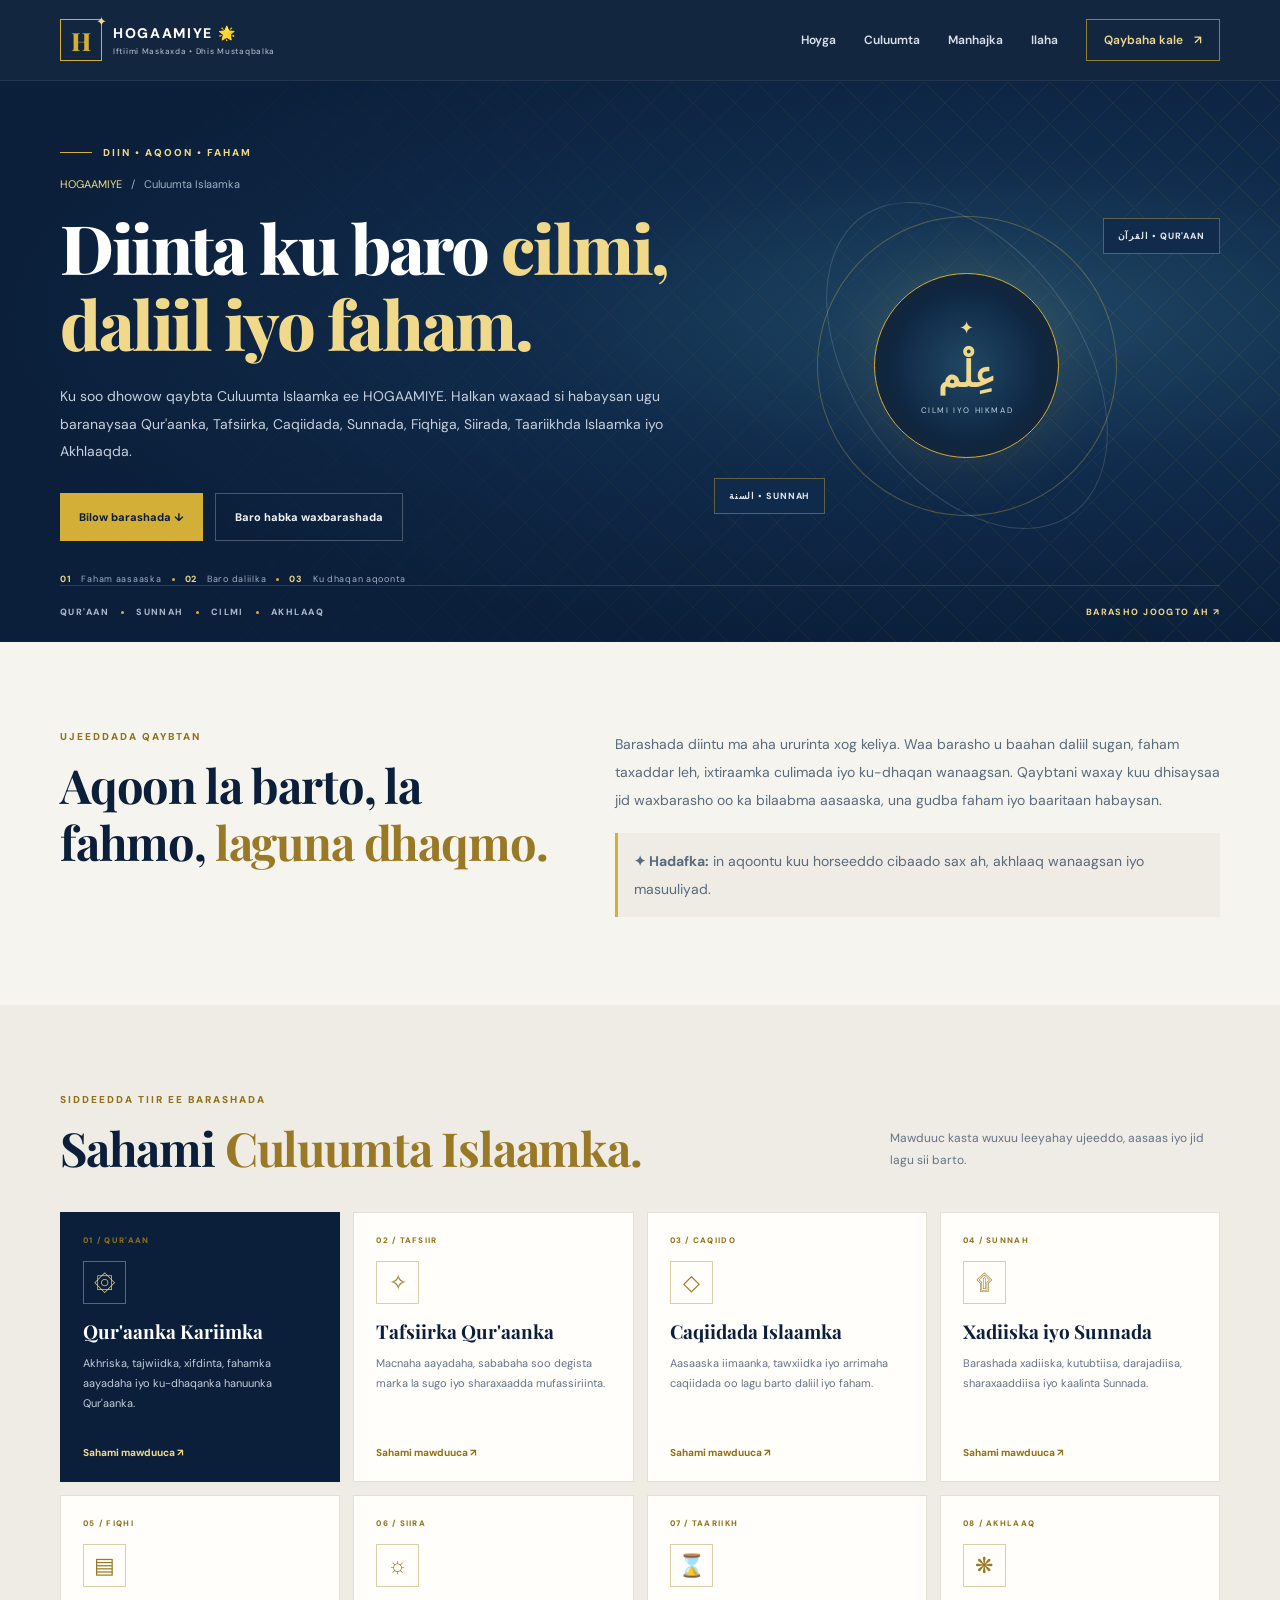
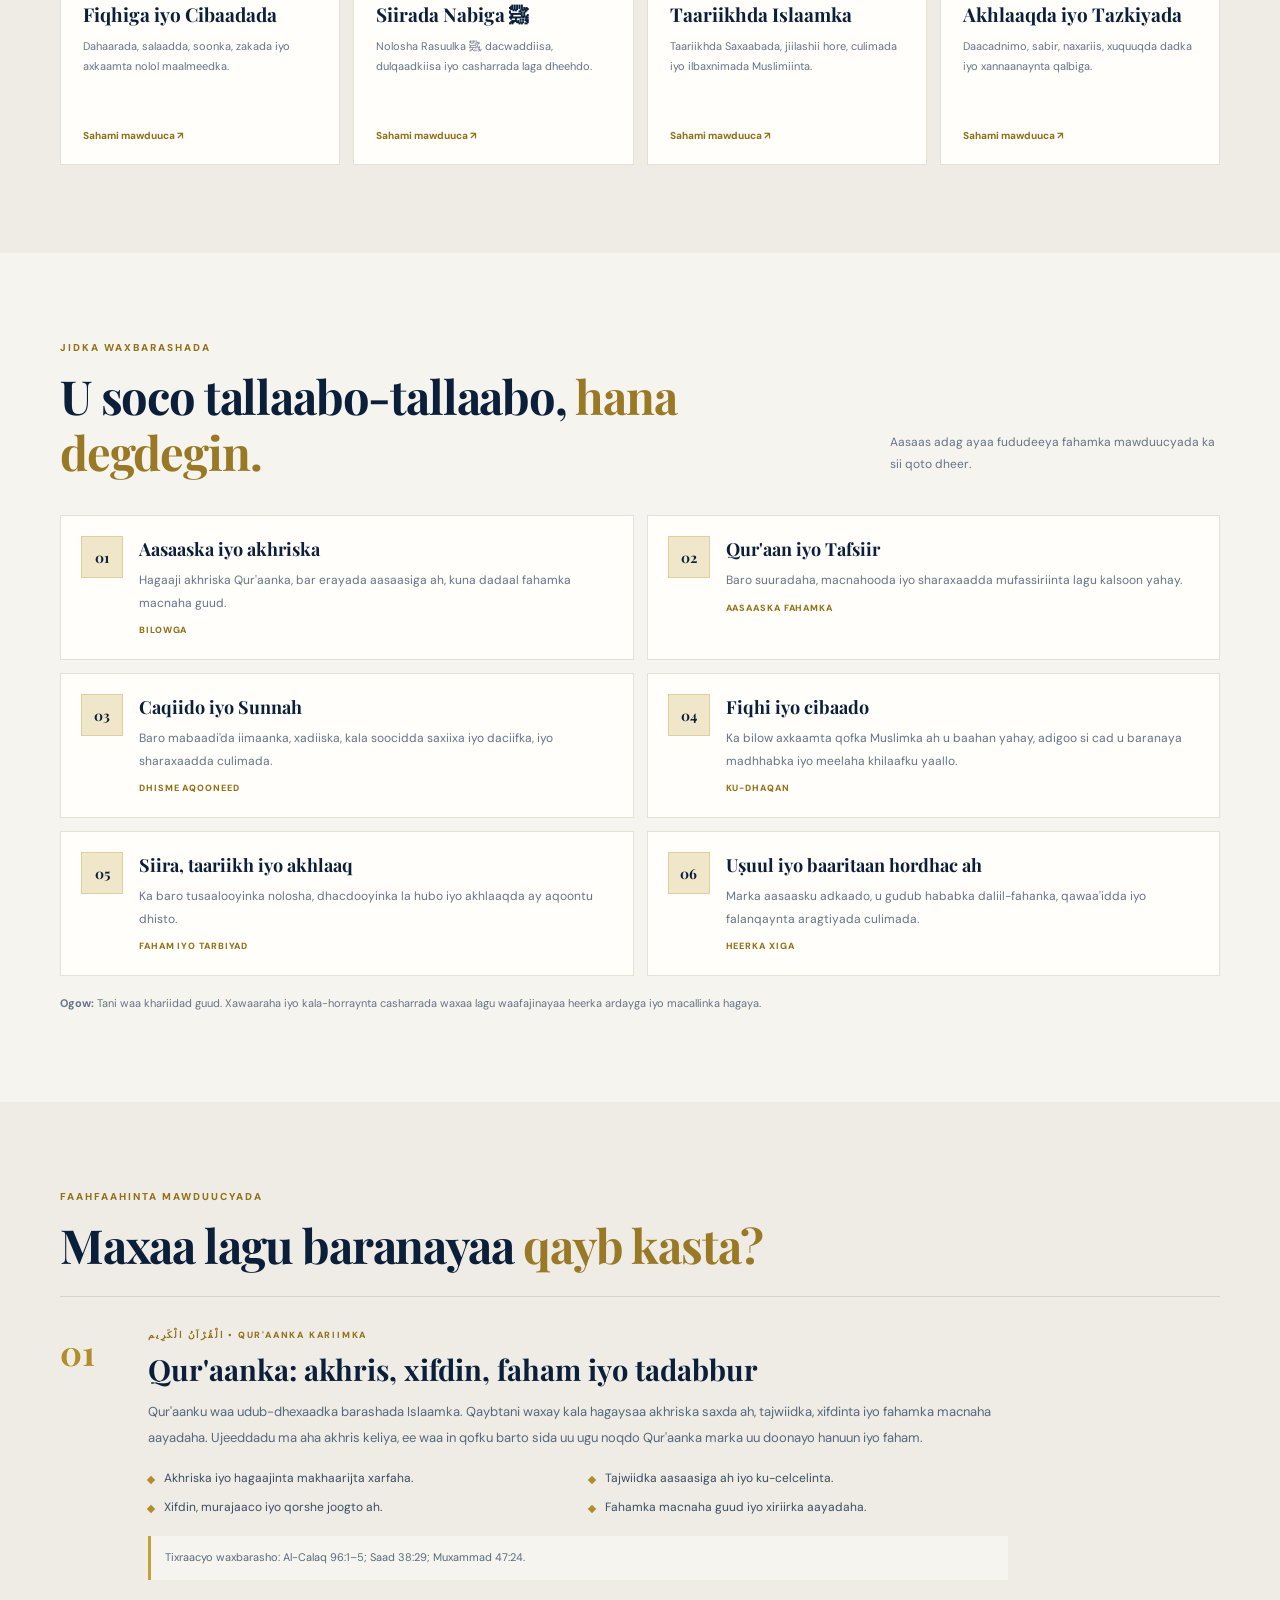
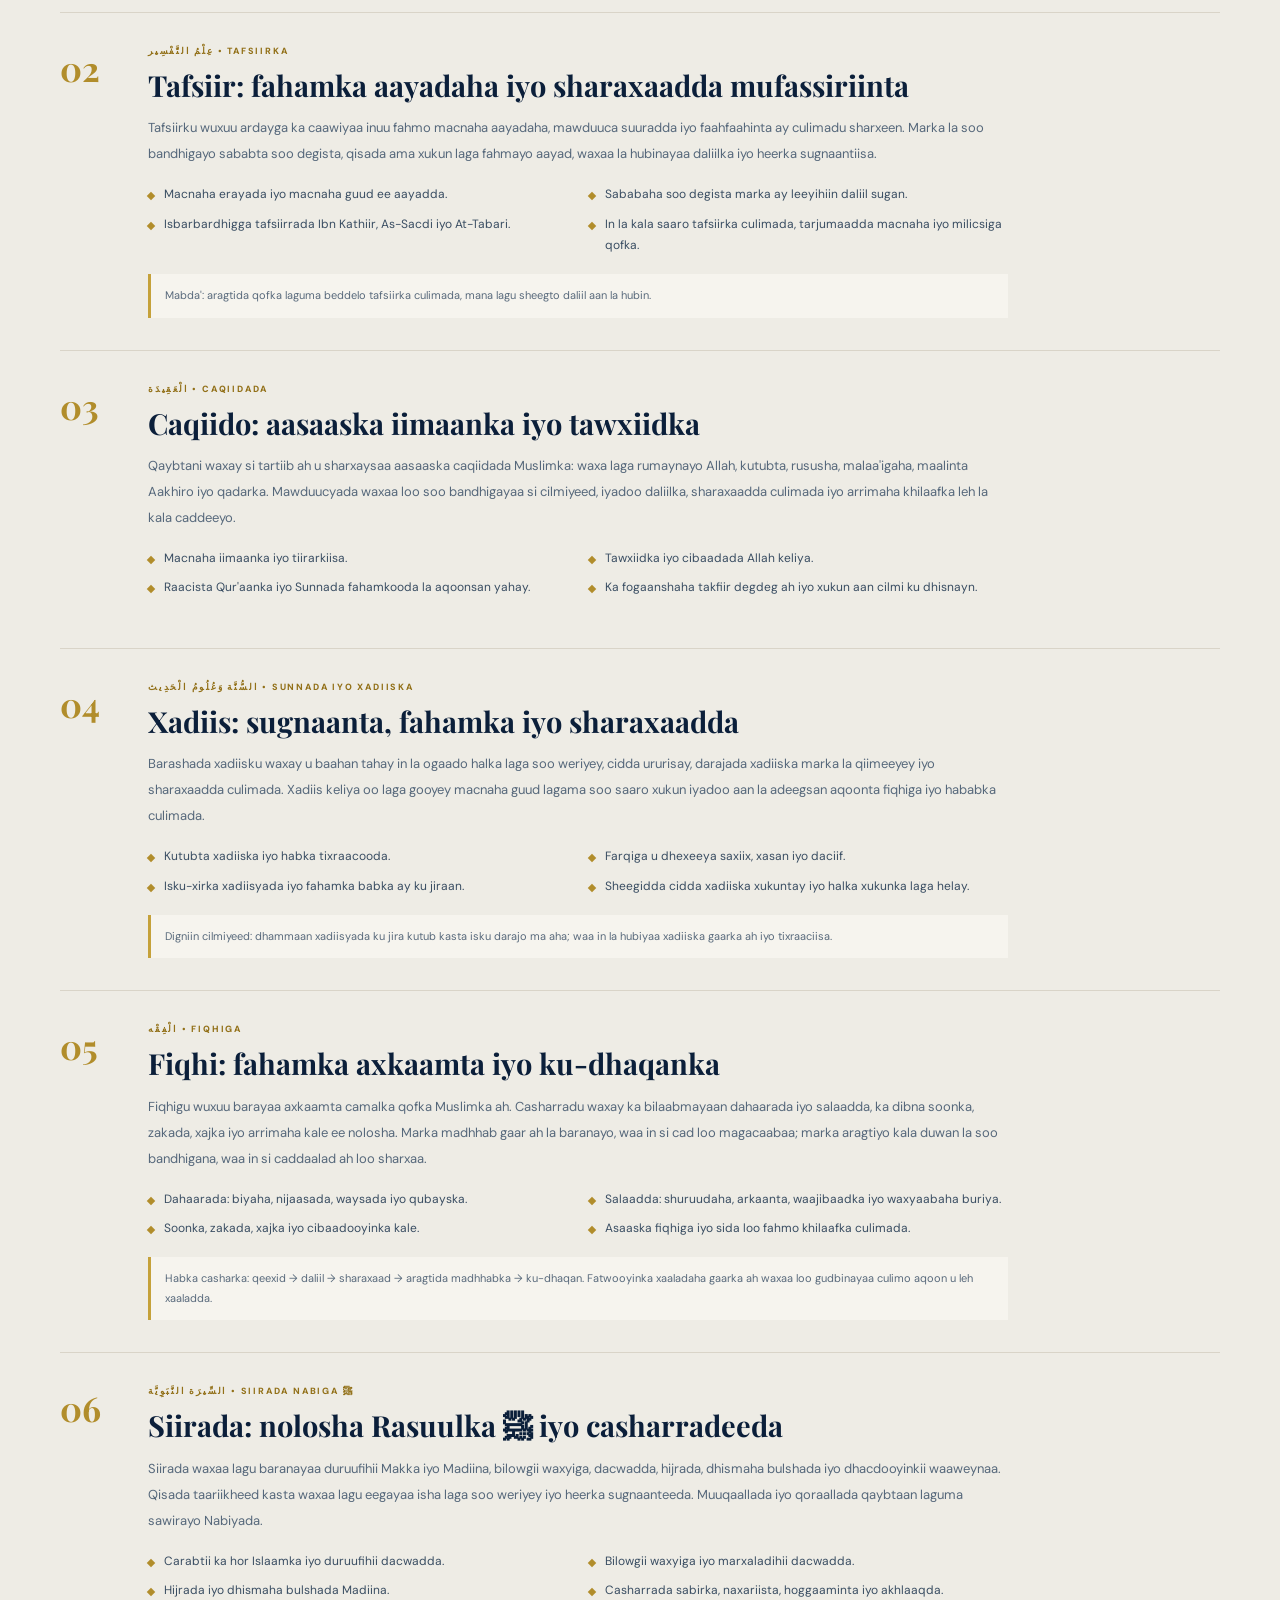
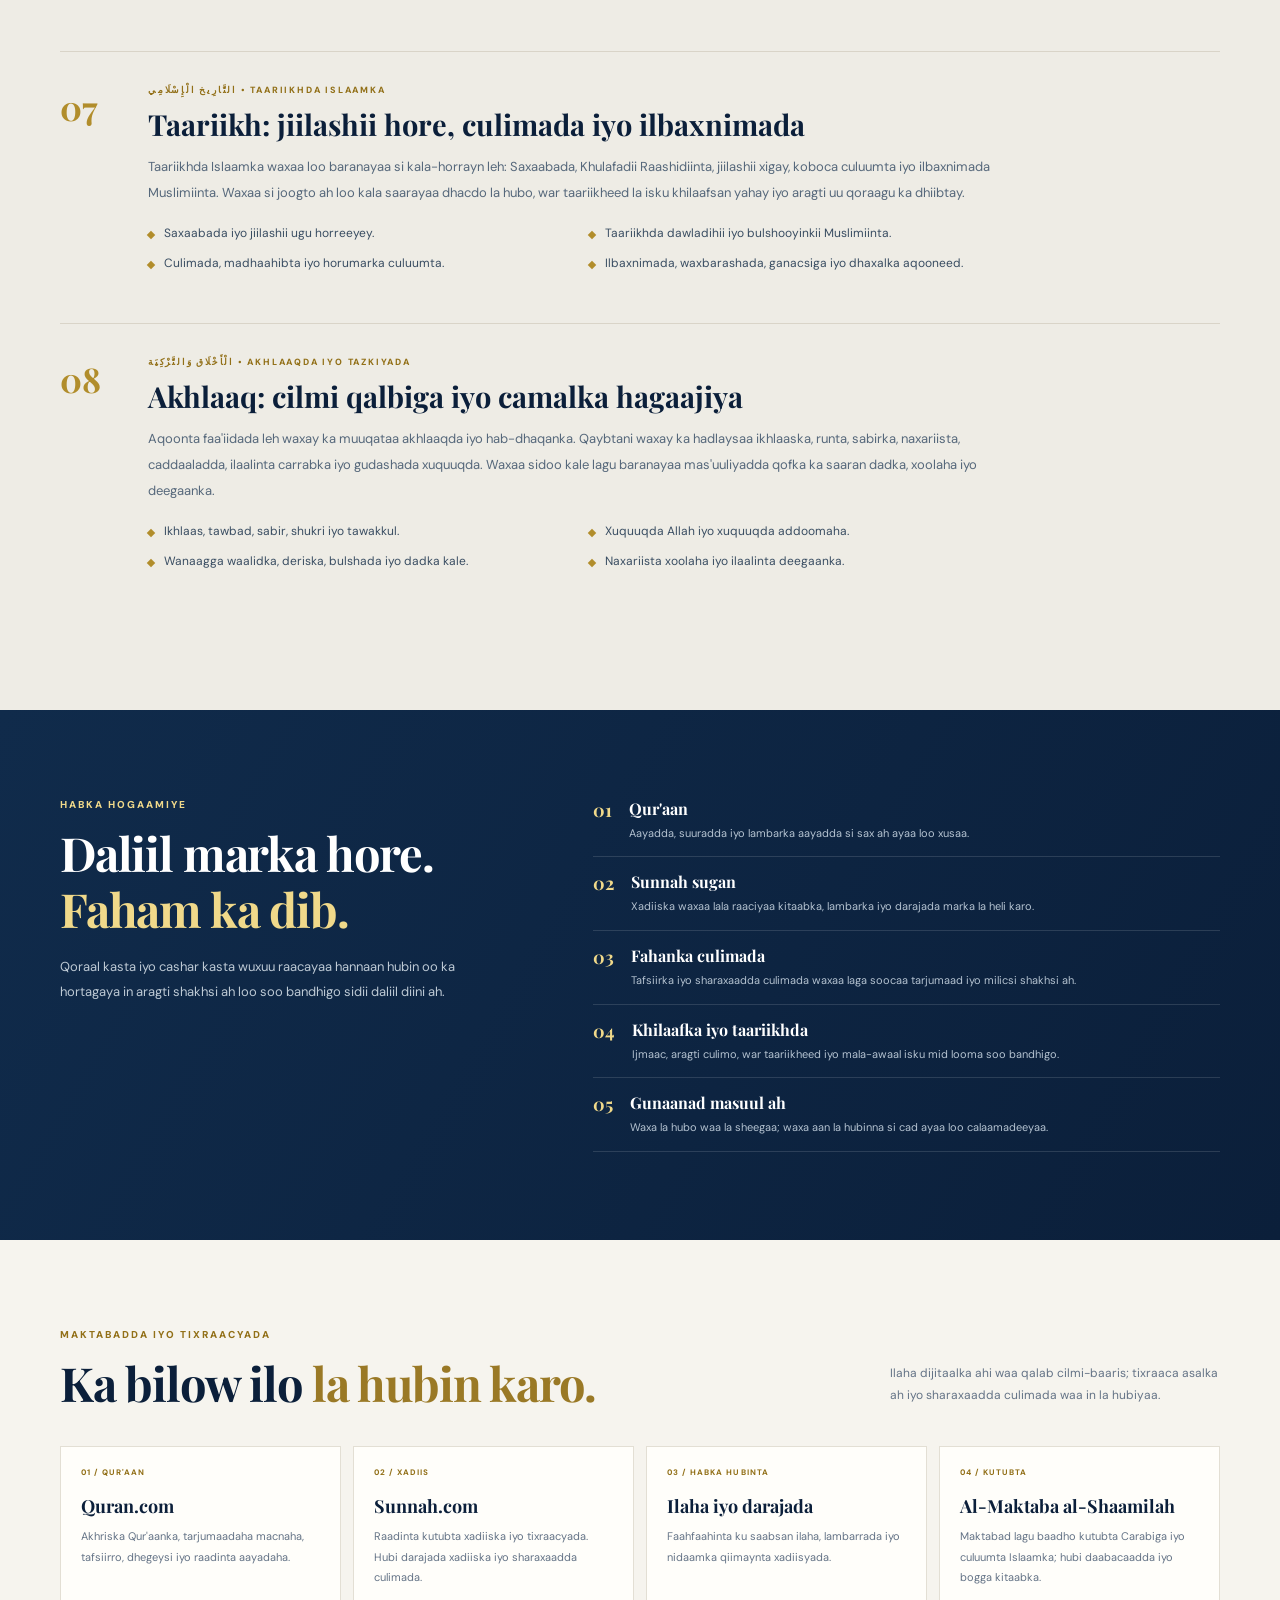
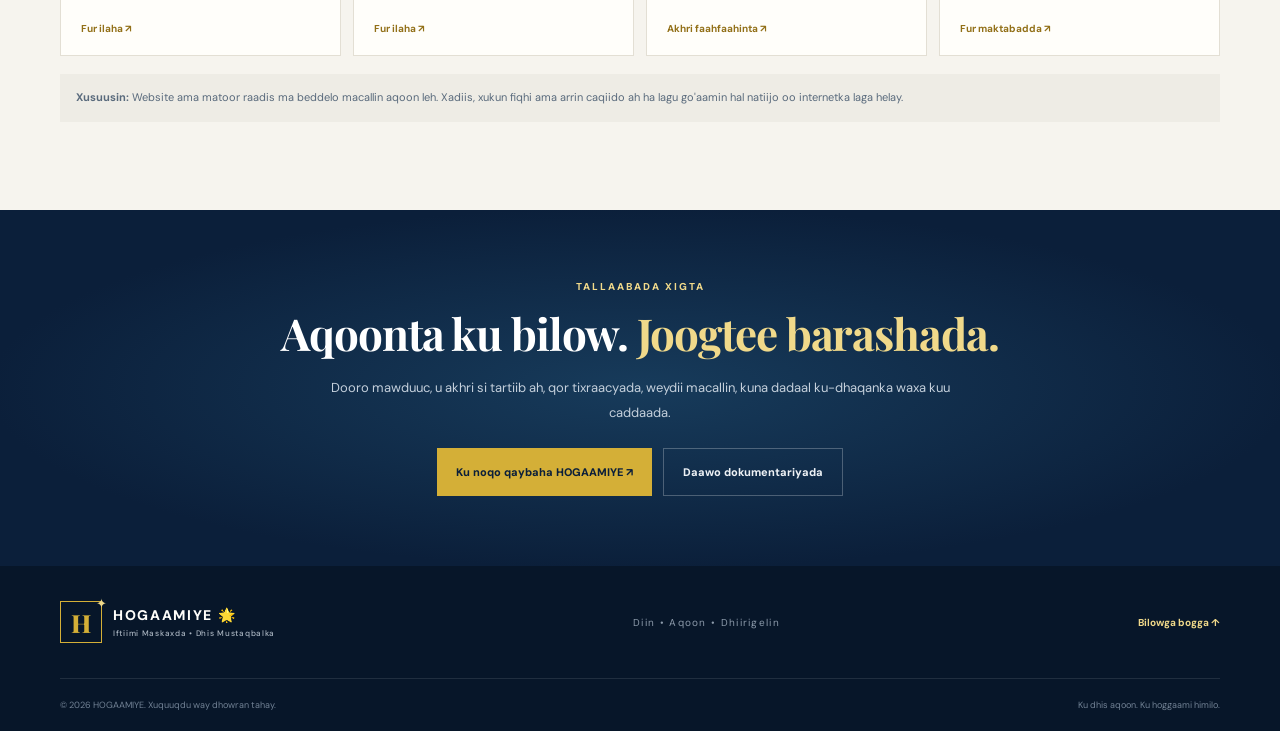
<file: diinta.html>
<!DOCTYPE html>
<html lang="so">
<head>
  <meta charset="UTF-8">
  <meta name="viewport" content="width=device-width, initial-scale=1.0">
  <meta name="theme-color" content="#0b1f3a">
  <meta name="description" content="Baro Culuumta Islaamka ee HOGAAMIYE: Qur'aan, Tafsiir, Caqiido, Sunnah, Fiqhi, Siira, Taariikh iyo Akhlaaq.">
  <link rel="canonical" href="https://farxaancabdiawyuunis4527-coder.github.io/hogaamiye-website/diinta.html">
  <meta property="og:type" content="website">
  <meta property="og:locale" content="so_SO">
  <meta property="og:site_name" content="HOGAAMIYE">
  <meta property="og:title" content="Diinta Islaamka | HOGAAMIYE 🌟">
  <meta property="og:description" content="Culuumta Islaamka ku baro nidaam, daliil iyo faham.">
  <meta property="og:url" content="https://farxaancabdiawyuunis4527-coder.github.io/hogaamiye-website/diinta.html">
  <meta property="og:image" content="https://farxaancabdiawyuunis4527-coder.github.io/hogaamiye-website/hogaamiye-og-image.jpg">
  <meta property="og:image:width" content="1200">
  <meta property="og:image:height" content="630">
  <meta property="og:image:alt" content="HOGAAMIYE — Iftiimi Maskaxda, Dhis Mustaqbalka">
  <meta name="twitter:card" content="summary_large_image">
  <meta name="twitter:title" content="Diinta Islaamka | HOGAAMIYE">
  <meta name="twitter:description" content="Qur'aan • Tafsiir • Caqiido • Sunnah • Fiqhi • Siira">
  <meta name="twitter:image" content="https://farxaancabdiawyuunis4527-coder.github.io/hogaamiye-website/hogaamiye-og-image.jpg">
  <title>Diinta Islaamka | HOGAAMIYE 🌟</title>
  <link rel="icon" type="image/png" sizes="512x512" href="hogaamiye-favicon.png">
  <link rel="shortcut icon" href="favicon.ico">
  <link rel="apple-touch-icon" sizes="180x180" href="apple-touch-icon.png">
  <link rel="preconnect" href="https://fonts.googleapis.com">
  <link rel="preconnect" href="https://fonts.gstatic.com" crossorigin>
  <link href="https://fonts.googleapis.com/css2?family=DM+Sans:wght@400;500;600;700;800&family=Playfair+Display:wght@600;700;800&display=swap" rel="stylesheet">
  <link rel="stylesheet" href="styles.css">
  <script src="script.js" defer></script>
  <style>
    :root{--d-navy:#0b1f3a;--d-blue:#102b4b;--d-gold:#d4af37;--d-light:#f0d98a;--d-paper:#f6f4ee;--d-serif:'Playfair Display',Georgia,serif}
    .d-container{width:min(1160px,calc(100% - 48px));margin:auto}.d-section{padding:88px 0}.d-kicker{margin:0 0 14px;color:#927018;font-size:10px;font-weight:800;letter-spacing:.2em}
    .d-hero{position:relative;overflow:hidden;padding:65px 0 24px;color:#fff;background:radial-gradient(ellipse at 78% 42%,#204866 0,#102b4b 34%,#0b1f3a 72%)}
    .d-hero:before{content:"";position:absolute;inset:0;pointer-events:none;opacity:.12;background-image:linear-gradient(45deg,transparent 48%,#d4af37 49%,transparent 50%),linear-gradient(-45deg,transparent 48%,#d4af37 49%,transparent 50%);background-size:42px 42px;mask-image:linear-gradient(90deg,transparent,#000)}
    .d-hero-grid{position:relative;display:grid;grid-template-columns:1.1fr .9fr;align-items:center;gap:35px;min-height:430px}.d-eyebrow{display:flex;align-items:center;gap:11px;margin:0 0 18px;color:var(--d-light);font-size:10px;font-weight:800;letter-spacing:.2em}.d-eyebrow:before{content:"";width:32px;height:1px;background:var(--d-gold)}
    .d-breadcrumb{display:flex;gap:9px;margin:0 0 18px;color:#9fb0c2;font-size:11px}.d-breadcrumb a{color:var(--d-light)}.d-hero h1{max-width:690px;margin:0;color:#fff;font:800 clamp(42px,5.5vw,68px)/1.12 var(--serif,Georgia);letter-spacing:-.035em}.d-hero h1 em{color:var(--d-light);font-style:normal}.d-lead{max-width:620px;margin:22px 0 0;color:#c5d0dc;font-size:14px;line-height:1.95}
    .d-actions{display:flex;flex-wrap:wrap;gap:12px;margin-top:28px}.d-button{min-height:48px;display:inline-flex;align-items:center;justify-content:center;gap:18px;padding:0 19px;font-size:11px;font-weight:800;transition:transform .2s}.d-button:hover{transform:translateY(-2px)}.d-gold{color:#0b1f3a;background:var(--d-gold)}.d-gold:hover{background:var(--d-light)}.d-quiet{color:#edf1f5;border:1px solid rgba(255,255,255,.25)}
    .d-hero-note{display:flex;flex-wrap:wrap;align-items:center;gap:10px;margin-top:32px;color:#9fb0c2;font-size:9px;letter-spacing:.08em}.d-hero-note b{color:var(--d-light)}.d-dot{width:3px;height:3px;border-radius:50%;background:var(--d-gold)}.d-art{position:relative;min-height:380px;display:grid;place-items:center}.d-orbit{position:absolute;border:1px solid rgba(212,175,55,.34);border-radius:50%}.d-orbit.a{width:300px;height:300px;transform:rotate(28deg)}.d-orbit.b{width:230px;height:365px;transform:rotate(-35deg);border-color:rgba(255,255,255,.15)}
    .d-center{width:185px;height:185px;display:flex;flex-direction:column;align-items:center;justify-content:center;border:1px solid var(--d-gold);border-radius:50%;background:radial-gradient(circle,#204866,#0b1f3a 72%);box-shadow:0 0 65px rgba(212,175,55,.14),inset 0 0 25px rgba(212,175,55,.09)}.d-center span{color:var(--d-light);font-size:18px}.d-center strong{margin-top:8px;color:var(--d-light);font:700 36px var(--serif,Georgia)}.d-center small{margin-top:9px;color:#c5d0dc;font-size:8px;letter-spacing:.2em}.d-tag{position:absolute;padding:11px 14px;color:#e4eaf0;background:rgba(16,43,75,.92);border:1px solid rgba(212,175,55,.42);font-size:9px;font-weight:700;letter-spacing:.1em}.d-tag.one{top:42px;right:0}.d-tag.two{bottom:42px;left:0}
    .d-hero-bottom{display:flex;align-items:center;gap:12px;padding-top:20px;border-top:1px solid rgba(255,255,255,.13);color:#aab8c7;font-size:9px;font-weight:800;letter-spacing:.16em}.d-hero-bottom i{width:3px;height:3px;border-radius:50%;background:var(--d-gold)}.d-hero-bottom b{margin-left:auto;color:var(--d-light)}
    .d-intro{background:var(--d-paper)}.d-intro-grid{display:grid;grid-template-columns:.9fr 1.1fr;gap:60px}.d-intro h2,.d-heading h2,.d-detail-title h2,.d-method h2{margin:0;color:var(--d-navy);font:700 clamp(32px,4vw,47px)/1.2 var(--serif,Georgia);letter-spacing:-.025em}.d-intro h2 em,.d-heading h2 em,.d-detail-title h2 em,.d-method h2 em{color:#9a7926;font-style:normal}.d-intro-copy p{margin:0;color:#596a7c;font-size:14px;line-height:2}.d-note{margin-top:19px!important;padding:14px 16px;border-left:3px solid var(--d-gold);background:#eeece5}
    .d-topics{background:#eeece5}.d-heading{display:flex;justify-content:space-between;align-items:end;gap:28px;margin-bottom:35px}.d-heading>p{max-width:330px;margin:0 0 5px;color:#647386;font-size:12px;line-height:1.8}.d-grid{display:grid;grid-template-columns:repeat(4,minmax(0,1fr));gap:13px}.d-card{min-height:270px;display:flex;flex-direction:column;align-items:flex-start;padding:22px;background:#fffefa;border:1px solid #e3dfd4;transition:transform .22s,box-shadow .22s,border-color .22s}.d-card:hover{transform:translateY(-4px);border-color:rgba(169,133,34,.5);box-shadow:0 16px 32px rgba(11,31,58,.08)}.d-card.feature{color:#fff;background:var(--d-navy);border-color:var(--d-navy)}.d-index{color:#927018;font-size:8px;font-weight:800;letter-spacing:.16em}.d-symbol{width:43px;height:43px;display:grid;place-items:center;margin:16px 0 14px;border:1px solid rgba(169,133,34,.4);color:#9a7926;font-size:22px}.feature .d-symbol{color:var(--d-light);border-color:rgba(212,175,55,.5)}.d-card h3{margin:0 0 9px;color:var(--d-navy);font:700 19px var(--serif,Georgia)}.feature h3{color:#fff}.d-card p{margin:0;color:#647386;font-size:11px;line-height:1.85}.feature p{color:#c2ced9}.d-more{display:flex;justify-content:space-between;width:100%;margin-top:auto;padding-top:17px;color:#927018;font-size:10px;font-weight:800}.feature .d-more{color:var(--d-light)}
    .d-roadmap{background:var(--d-paper)}.d-roadmap-grid{display:grid;grid-template-columns:repeat(2,minmax(0,1fr));gap:13px}.d-step{display:flex;gap:16px;min-height:145px;padding:20px;background:#fffefa;border:1px solid #e6e1d5}.d-step>span{flex:0 0 42px;width:42px;height:42px;display:grid;place-items:center;color:var(--d-navy);background:#f0e7ca;border:1px solid #dfcf9e;font:700 14px var(--serif,Georgia)}.d-step h3{margin:1px 0 8px;color:var(--d-navy);font:700 18px var(--serif,Georgia)}.d-step p{margin:0;color:#647386;font-size:12px;line-height:1.85}.d-step small{display:block;margin-top:10px;color:#927018;font-size:9px;font-weight:800;letter-spacing:.1em}.d-road-note{margin:18px 0 0;color:#657386;font-size:11px;line-height:1.8}
    .d-details{background:#eeece5}.d-detail-title{margin-bottom:22px}.d-detail{display:grid;grid-template-columns:65px minmax(0,1fr);gap:23px;padding:32px 0;border-top:1px solid #d9d4c8;scroll-margin-top:100px}.d-num{color:#b18d2b;font:700 34px var(--serif,Georgia)}.d-detail-body{max-width:860px}.d-detail-body .d-kicker{margin-bottom:10px;font-size:9px}.d-detail-body h3{margin:0 0 12px;color:var(--d-navy);font:700 clamp(22px,3vw,29px)/1.25 var(--serif,Georgia)}.d-detail-body>p:not(.d-kicker):not(.d-ref){margin:0;color:#56687b;font-size:13px;line-height:2}.d-detail-body ul{display:grid;grid-template-columns:repeat(2,minmax(0,1fr));gap:8px 22px;margin:17px 0;padding:0;list-style:none}.d-detail-body li{position:relative;padding-left:16px;color:#394d62;font-size:12px;line-height:1.8}.d-detail-body li:before{content:"";position:absolute;top:9px;left:0;width:6px;height:6px;background:#b18d2b;transform:rotate(45deg)}.d-ref{margin:16px 0 0;padding:12px 14px;color:#596a7c;background:var(--d-paper);border-left:3px solid #c5a13a;font-size:11px;line-height:1.8}
    .d-method{color:#fff;background:linear-gradient(120deg,#102b4b,#0b1f3a)}.d-method-grid{display:grid;grid-template-columns:.85fr 1.15fr;gap:70px}.d-method .d-kicker{color:var(--d-light)}.d-method h2{color:#fff}.d-method h2 em{color:var(--d-light)}.d-method-lead{max-width:410px;margin:18px 0 0;color:#bdc9d4;font-size:13px;line-height:1.9}.d-method-list>div{display:flex;gap:17px;padding:14px 0;border-bottom:1px solid rgba(255,255,255,.13)}.d-method-list>div:first-child{padding-top:0}.d-method-list>div>span{color:var(--d-light);font:700 18px var(--serif,Georgia)}.d-method-list p{margin:0}.d-method-list b{display:block;color:#fff;font:700 16px var(--serif,Georgia)}.d-method-list small{display:block;margin-top:5px;color:#b4c2d0;font-size:11px;line-height:1.7}
    .d-sources{background:var(--d-paper)}.d-source-grid{display:grid;grid-template-columns:repeat(4,minmax(0,1fr));gap:12px}.d-source{min-height:210px;display:flex;flex-direction:column;padding:20px;background:#fffefa;border:1px solid #e3dfd4;transition:transform .2s,box-shadow .2s}.d-source:hover{transform:translateY(-3px);box-shadow:0 13px 27px rgba(11,31,58,.07)}.d-source>span{color:#927018;font-size:8px;font-weight:800;letter-spacing:.14em}.d-source h3{margin:17px 0 8px;color:var(--d-navy);font:700 18px var(--serif,Georgia)}.d-source p{margin:0;color:#647386;font-size:11px;line-height:1.85}.d-source b{display:flex;justify-content:space-between;margin-top:auto;padding-top:15px;color:#927018;font-size:10px}.d-warning{margin:18px 0 0;padding:14px 16px;background:#eeece5;color:#596a7c;font-size:11px;line-height:1.8}
    .d-callout{padding:70px 0;text-align:center;color:#fff;background:radial-gradient(ellipse at center,#173b5b,#0b1f3a 72%)}.d-callout-inner{max-width:790px}.d-callout .d-kicker{color:var(--d-light)}.d-callout h2{margin:0;color:#fff;font:700 clamp(30px,4vw,44px)/1.2 var(--serif,Georgia)}.d-callout h2 em{color:var(--d-light);font-style:normal}.d-callout p:not(.d-kicker){max-width:620px;margin:16px auto 23px;color:#c5d0dc;font-size:13px;line-height:1.9}.d-callout-actions{display:flex;justify-content:center;flex-wrap:wrap;gap:11px}
    @media(max-width:950px){.d-grid,.d-source-grid{grid-template-columns:repeat(2,minmax(0,1fr))}.d-method-grid{gap:35px}}
    @media(max-width:700px){.d-container{width:min(100% - 36px,540px)}.d-section{padding:68px 0}.d-hero{padding-top:48px}.d-hero-grid{grid-template-columns:1fr;gap:0}.d-hero h1{font-size:clamp(39px,11vw,55px)}.d-lead{font-size:13px}.d-art{min-height:295px}.d-center{width:155px;height:155px}.d-orbit.a{width:245px;height:245px}.d-orbit.b{width:195px;height:295px}.d-tag.one{top:24px}.d-tag.two{bottom:23px}.d-hero-bottom{flex-wrap:wrap;gap:9px;font-size:8px}.d-hero-bottom b{width:100%;margin:5px 0 0}.d-intro-grid,.d-method-grid{grid-template-columns:1fr;gap:22px}.d-heading{align-items:flex-start;flex-direction:column;gap:12px;margin-bottom:25px}.d-heading>p{max-width:100%}.d-grid,.d-roadmap-grid,.d-source-grid{grid-template-columns:1fr}.d-card{min-height:225px}.d-step{min-height:0;padding:18px}.d-detail{grid-template-columns:40px minmax(0,1fr);gap:12px;padding:26px 0}.d-num{font-size:27px}.d-detail-body ul{grid-template-columns:1fr;gap:7px}.d-source{min-height:185px}.d-callout{padding:60px 0}.d-callout-actions{flex-direction:column;align-items:stretch}.d-callout .d-button{width:100%}}
  </style>
</head>
<body>
  <a class="skip-link" href="#main">U gudub nuxurka</a>
  <header class="site-header"><div class="container nav-wrap">
    <a class="brand" href="index.html#home" aria-label="HOGAAMIYE - Hoyga"><span class="brand-mark">H<span>✦</span></span><span class="brand-name">HOGAAMIYE <b>🌟</b><small>Iftiimi Maskaxda • Dhis Mustaqbalka</small></span></a>
    <button class="menu-toggle" type="button" aria-label="Fur menu-ga" aria-expanded="false" aria-controls="primary-nav"><span></span><span></span><span></span></button>
    <nav class="nav-links" id="primary-nav" aria-label="Menu-ga Diinta"><a href="index.html#home">Hoyga</a><a href="#mawduucyada">Culuumta</a><a href="#manhajka">Manhajka</a><a href="#ilaha">Ilaha</a><a class="nav-cta" href="index.html#qaybaha">Qaybaha kale <span>↗</span></a></nav>
  </div></header>
  <main id="main">
    <section class="d-hero"><div class="d-container d-hero-grid"><div>
      <p class="d-eyebrow">DIIN • AQOON • FAHAM</p><p class="d-breadcrumb"><a href="index.html">HOGAAMIYE</a><span>/</span> Culuumta Islaamka</p>
      <h1>Diinta ku baro <em>cilmi, daliil iyo faham.</em></h1>
      <p class="d-lead">Ku soo dhowow qaybta Culuumta Islaamka ee HOGAAMIYE. Halkan waxaad si habaysan ugu baranaysaa Qur'aanka, Tafsiirka, Caqiidada, Sunnada, Fiqhiga, Siirada, Taariikhda Islaamka iyo Akhlaaqda.</p>
      <div class="d-actions"><a class="d-button d-gold" href="#mawduucyada">Bilow barashada ↓</a><a class="d-button d-quiet" href="#manhajka">Baro habka waxbarashada</a></div>
      <div class="d-hero-note"><b>01</b> Faham aasaaska <i class="d-dot"></i><b>02</b> Baro daliilka <i class="d-dot"></i><b>03</b> Ku dhaqan aqoonta</div>
    </div><div class="d-art" aria-label="Farshaxan joomatari ah oo astaan u ah aqoonta"><div class="d-orbit a"></div><div class="d-orbit b"></div><div class="d-center"><span>✦</span><strong>عِلْم</strong><small>CILMI IYO HIKMAD</small></div><span class="d-tag one">القرآن • QUR'AAN</span><span class="d-tag two">السنة • SUNNAH</span></div></div>
    <div class="d-container d-hero-bottom"><span>QUR'AAN</span><i></i><span>SUNNAH</span><i></i><span>CILMI</span><i></i><span>AKHLAAQ</span><b>BARASHO JOOGTO AH ↗</b></div></section>

    <section class="d-intro d-section"><div class="d-container d-intro-grid"><div><p class="d-kicker">UJEEDDADA QAYBTAN</p><h2>Aqoon la barto, la fahmo, <em>laguna dhaqmo.</em></h2></div><div class="d-intro-copy"><p>Barashada diintu ma aha ururinta xog keliya. Waa barasho u baahan daliil sugan, faham taxaddar leh, ixtiraamka culimada iyo ku-dhaqan wanaagsan. Qaybtani waxay kuu dhisaysaa jid waxbarasho oo ka bilaabma aasaaska, una gudba faham iyo baaritaan habaysan.</p><p class="d-note"><b>✦ Hadafka:</b> in aqoontu kuu horseeddo cibaado sax ah, akhlaaq wanaagsan iyo masuuliyad.</p></div></div></section>

    <section class="d-topics d-section" id="mawduucyada"><div class="d-container"><div class="d-heading"><div><p class="d-kicker">SIDDEEDDA TIIR EE BARASHADA</p><h2>Sahami <em>Culuumta Islaamka.</em></h2></div><p>Mawduuc kasta wuxuu leeyahay ujeeddo, aasaas iyo jid lagu sii barto.</p></div>
      <div class="d-grid">
        
<a class="d-card feature" href="casharka-01-quraan-tafsiir-1.html#quraanku"><span class="d-index">01 / QUR'AAN</span><span class="d-symbol">۞</span><h3>Qur'aanka Kariimka</h3><p>Akhriska, tajwiidka, xifdinta, fahamka aayadaha iyo ku-dhaqanka hanuunka Qur'aanka.</p><span class="d-more">Sahami mawduuca ↗</span></a>

          
<a class="d-card" href="casharka-02-tafsiirka-suuratul-faatixa.html#aayadaha"><span class="d-index">02 / TAFSIIR</span><span class="d-symbol">✧</span><h3>Tafsiirka Qur'aanka</h3><p>Macnaha aayadaha, sababaha soo degista marka la sugo iyo sharaxaadda mufassiriinta.</p><span class="d-more">Sahami mawduuca ↗</span></a>

        <a class="d-card" href="#caqiidada"><span class="d-index">03 / CAQIIDO</span><span class="d-symbol">◇</span><h3>Caqiidada Islaamka</h3><p>Aasaaska iimaanka, tawxiidka iyo arrimaha caqiidada oo lagu barto daliil iyo faham.</p><span class="d-more">Sahami mawduuca ↗</span></a>
        <a class="d-card" href="#sunnada"><span class="d-index">04 / SUNNAH</span><span class="d-symbol">۩</span><h3>Xadiiska iyo Sunnada</h3><p>Barashada xadiiska, kutubtiisa, darajadiisa, sharaxaaddiisa iyo kaalinta Sunnada.</p><span class="d-more">Sahami mawduuca ↗</span></a>
        <a class="d-card" href="#fiqiga"><span class="d-index">05 / FIQHI</span><span class="d-symbol">▤</span><h3>Fiqhiga iyo Cibaadada</h3><p>Dahaarada, salaadda, soonka, zakada iyo axkaamta nolol maalmeedka.</p><span class="d-more">Sahami mawduuca ↗</span></a>
        <a class="d-card" href="#siirada"><span class="d-index">06 / SIIRA</span><span class="d-symbol">☼</span><h3>Siirada Nabiga ﷺ</h3><p>Nolosha Rasuulka ﷺ, dacwaddiisa, dulqaadkiisa iyo casharrada laga dheehdo.</p><span class="d-more">Sahami mawduuca ↗</span></a>
        <a class="d-card" href="#taariikhda"><span class="d-index">07 / TAARIIKH</span><span class="d-symbol">⌛</span><h3>Taariikhda Islaamka</h3><p>Taariikhda Saxaabada, jiilashii hore, culimada iyo ilbaxnimada Muslimiinta.</p><span class="d-more">Sahami mawduuca ↗</span></a>
        <a class="d-card" href="#akhlaaqda"><span class="d-index">08 / AKHLAAQ</span><span class="d-symbol">❋</span><h3>Akhlaaqda iyo Tazkiyada</h3><p>Daacadnimo, sabir, naxariis, xuquuqda dadka iyo xannaanaynta qalbiga.</p><span class="d-more">Sahami mawduuca ↗</span></a>
      </div></div></section>

    <section class="d-roadmap d-section" id="manhajka"><div class="d-container"><div class="d-heading"><div><p class="d-kicker">JIDKA WAXBARASHADA</p><h2>U soco tallaabo-tallaabo, <em>hana degdegin.</em></h2></div><p>Aasaas adag ayaa fududeeya fahamka mawduucyada ka sii qoto dheer.</p></div>
      <div class="d-roadmap-grid">
        <article class="d-step"><span>01</span><div><h3>Aasaaska iyo akhriska</h3><p>Hagaaji akhriska Qur'aanka, bar erayada aasaasiga ah, kuna dadaal fahamka macnaha guud.</p><small>BILOWGA</small></div></article>
        <article class="d-step"><span>02</span><div><h3>Qur'aan iyo Tafsiir</h3><p>Baro suuradaha, macnahooda iyo sharaxaadda mufassiriinta lagu kalsoon yahay.</p><small>AASAASKA FAHAMKA</small></div></article>
        <article class="d-step"><span>03</span><div><h3>Caqiido iyo Sunnah</h3><p>Baro mabaadi'da iimaanka, xadiiska, kala soocidda saxiixa iyo daciifka, iyo sharaxaadda culimada.</p><small>DHISME AQOONEED</small></div></article>
        <article class="d-step"><span>04</span><div><h3>Fiqhi iyo cibaado</h3><p>Ka bilow axkaamta qofka Muslimka ah u baahan yahay, adigoo si cad u baranaya madhhabka iyo meelaha khilaafku yaallo.</p><small>KU-DHAQAN</small></div></article>
        <article class="d-step"><span>05</span><div><h3>Siira, taariikh iyo akhlaaq</h3><p>Ka baro tusaalooyinka nolosha, dhacdooyinka la hubo iyo akhlaaqda ay aqoontu dhisto.</p><small>FAHAM IYO TARBIYAD</small></div></article>
        <article class="d-step"><span>06</span><div><h3>Uṣuul iyo baaritaan hordhac ah</h3><p>Marka aasaasku adkaado, u gudub hababka daliil-fahanka, qawaa'idda iyo falanqaynta aragtiyada culimada.</p><small>HEERKA XIGA</small></div></article>
      </div><p class="d-road-note"><b>Ogow:</b> Tani waa khariidad guud. Xawaaraha iyo kala-horraynta casharrada waxaa lagu waafajinayaa heerka ardayga iyo macallinka hagaya.</p>
    </div></section>

    <section class="d-details d-section"><div class="d-container"><div class="d-detail-title"><p class="d-kicker">FAAHFAAHINTA MAWDUUCYADA</p><h2>Maxaa lagu baranayaa <em>qayb kasta?</em></h2></div>
      <article class="d-detail" id="quraanka"><div class="d-num">01</div><div class="d-detail-body"><p class="d-kicker">الْقُرْآنُ الْكَرِيم • QUR'AANKA KARIIMKA</p><h3>Qur'aanka: akhris, xifdin, faham iyo tadabbur</h3><p>Qur'aanku waa udub-dhexaadka barashada Islaamka. Qaybtani waxay kala hagaysaa akhriska saxda ah, tajwiidka, xifdinta iyo fahamka macnaha aayadaha. Ujeeddadu ma aha akhris keliya, ee waa in qofku barto sida uu ugu noqdo Qur'aanka marka uu doonayo hanuun iyo faham.</p><ul><li>Akhriska iyo hagaajinta makhaarijta xarfaha.</li><li>Tajwiidka aasaasiga ah iyo ku-celcelinta.</li><li>Xifdin, murajaaco iyo qorshe joogto ah.</li><li>Fahamka macnaha guud iyo xiriirka aayadaha.</li></ul><p class="d-ref">Tixraacyo waxbarasho: Al-Calaq 96:1–5; Saad 38:29; Muxammad 47:24.</p></div></article>
      <article class="d-detail" id="tafsiirka"><div class="d-num">02</div><div class="d-detail-body"><p class="d-kicker">عِلْمُ التَّفْسِير • TAFSIIRKA</p><h3>Tafsiir: fahamka aayadaha iyo sharaxaadda mufassiriinta</h3><p>Tafsiirku wuxuu ardayga ka caawiyaa inuu fahmo macnaha aayadaha, mawduuca suuradda iyo faahfaahinta ay culimadu sharxeen. Marka la soo bandhigayo sababta soo degista, qisada ama xukun laga fahmayo aayad, waxaa la hubinayaa daliilka iyo heerka sugnaantiisa.</p><ul><li>Macnaha erayada iyo macnaha guud ee aayadda.</li><li>Sababaha soo degista marka ay leeyihiin daliil sugan.</li><li>Isbarbardhigga tafsiirrada Ibn Kathiir, As-Sacdi iyo At-Tabari.</li><li>In la kala saaro tafsiirka culimada, tarjumaadda macnaha iyo milicsiga qofka.</li></ul><p class="d-ref">Mabda': aragtida qofka laguma beddelo tafsiirka culimada, mana lagu sheegto daliil aan la hubin.</p></div></article>
      <article class="d-detail" id="caqiidada"><div class="d-num">03</div><div class="d-detail-body"><p class="d-kicker">الْعَقِيدَة • CAQIIDADA</p><h3>Caqiido: aasaaska iimaanka iyo tawxiidka</h3><p>Qaybtani waxay si tartiib ah u sharxaysaa aasaaska caqiidada Muslimka: waxa laga rumaynayo Allah, kutubta, rususha, malaa'igaha, maalinta Aakhiro iyo qadarka. Mawduucyada waxaa loo soo bandhigayaa si cilmiyeed, iyadoo daliilka, sharaxaadda culimada iyo arrimaha khilaafka leh la kala caddeeyo.</p><ul><li>Macnaha iimaanka iyo tiirarkiisa.</li><li>Tawxiidka iyo cibaadada Allah keliya.</li><li>Raacista Qur'aanka iyo Sunnada fahamkooda la aqoonsan yahay.</li><li>Ka fogaanshaha takfiir degdeg ah iyo xukun aan cilmi ku dhisnayn.</li></ul></div></article>
      <article class="d-detail" id="sunnada"><div class="d-num">04</div><div class="d-detail-body"><p class="d-kicker">السُّنَّة وَعُلُومُ الْحَدِيث • SUNNADA IYO XADIISKA</p><h3>Xadiis: sugnaanta, fahamka iyo sharaxaadda</h3><p>Barashada xadiisku waxay u baahan tahay in la ogaado halka laga soo weriyey, cidda ururisay, darajada xadiiska marka la qiimeeyey iyo sharaxaadda culimada. Xadiis keliya oo laga gooyey macnaha guud lagama soo saaro xukun iyadoo aan la adeegsan aqoonta fiqhiga iyo hababka culimada.</p><ul><li>Kutubta xadiiska iyo habka tixraacooda.</li><li>Farqiga u dhexeeya saxiix, xasan iyo daciif.</li><li>Isku-xirka xadiisyada iyo fahamka babka ay ku jiraan.</li><li>Sheegidda cidda xadiiska xukuntay iyo halka xukunka laga helay.</li></ul><p class="d-ref">Digniin cilmiyeed: dhammaan xadiisyada ku jira kutub kasta isku darajo ma aha; waa in la hubiyaa xadiiska gaarka ah iyo tixraaciisa.</p></div></article>
      <article class="d-detail" id="fiqiga"><div class="d-num">05</div><div class="d-detail-body"><p class="d-kicker">الْفِقْه • FIQHIGA</p><h3>Fiqhi: fahamka axkaamta iyo ku-dhaqanka</h3><p>Fiqhigu wuxuu barayaa axkaamta camalka qofka Muslimka ah. Casharradu waxay ka bilaabmayaan dahaarada iyo salaadda, ka dibna soonka, zakada, xajka iyo arrimaha kale ee nolosha. Marka madhhab gaar ah la baranayo, waa in si cad loo magacaabaa; marka aragtiyo kala duwan la soo bandhigana, waa in si caddaalad ah loo sharxaa.</p><ul><li>Dahaarada: biyaha, nijaasada, waysada iyo qubayska.</li><li>Salaadda: shuruudaha, arkaanta, waajibaadka iyo waxyaabaha buriya.</li><li>Soonka, zakada, xajka iyo cibaadooyinka kale.</li><li>Asaaska fiqhiga iyo sida loo fahmo khilaafka culimada.</li></ul><p class="d-ref">Habka casharka: qeexid → daliil → sharaxaad → aragtida madhhabka → ku-dhaqan. Fatwooyinka xaaladaha gaarka ah waxaa loo gudbinayaa culimo aqoon u leh xaaladda.</p></div></article>
      <article class="d-detail" id="siirada"><div class="d-num">06</div><div class="d-detail-body"><p class="d-kicker">السِّيرَة النَّبَوِيَّة • SIIRADA NABIGA ﷺ</p><h3>Siirada: nolosha Rasuulka ﷺ iyo casharradeeda</h3><p>Siirada waxaa lagu baranayaa duruufihii Makka iyo Madiina, bilowgii waxyiga, dacwadda, hijrada, dhismaha bulshada iyo dhacdooyinkii waaweynaa. Qisada taariikheed kasta waxaa lagu eegayaa isha laga soo weriyey iyo heerka sugnaanteeda. Muuqaallada iyo qoraallada qaybtaan laguma sawirayo Nabiyada.</p><ul><li>Carabtii ka hor Islaamka iyo duruufihii dacwadda.</li><li>Bilowgii waxyiga iyo marxaladihii dacwadda.</li><li>Hijrada iyo dhismaha bulshada Madiina.</li><li>Casharrada sabirka, naxariista, hoggaaminta iyo akhlaaqda.</li></ul></div></article>
      <article class="d-detail" id="taariikhda"><div class="d-num">07</div><div class="d-detail-body"><p class="d-kicker">التَّارِيخ الْإِسْلَامِي • TAARIIKHDA ISLAAMKA</p><h3>Taariikh: jiilashii hore, culimada iyo ilbaxnimada</h3><p>Taariikhda Islaamka waxaa loo baranayaa si kala-horrayn leh: Saxaabada, Khulafadii Raashidiinta, jiilashii xigay, koboca culuumta iyo ilbaxnimada Muslimiinta. Waxaa si joogto ah loo kala saarayaa dhacdo la hubo, war taariikheed la isku khilaafsan yahay iyo aragti uu qoraagu ka dhiibtay.</p><ul><li>Saxaabada iyo jiilashii ugu horreeyey.</li><li>Taariikhda dawladihii iyo bulshooyinkii Muslimiinta.</li><li>Culimada, madhaahibta iyo horumarka culuumta.</li><li>Ilbaxnimada, waxbarashada, ganacsiga iyo dhaxalka aqooneed.</li></ul></div></article>
      <article class="d-detail" id="akhlaaqda"><div class="d-num">08</div><div class="d-detail-body"><p class="d-kicker">الْأَخْلَاق وَالتَّزْكِيَة • AKHLAAQDA IYO TAZKIYADA</p><h3>Akhlaaq: cilmi qalbiga iyo camalka hagaajiya</h3><p>Aqoonta faa'iidada leh waxay ka muuqataa akhlaaqda iyo hab-dhaqanka. Qaybtani waxay ka hadlaysaa ikhlaaska, runta, sabirka, naxariista, caddaaladda, ilaalinta carrabka iyo gudashada xuquuqda. Waxaa sidoo kale lagu baranayaa mas'uuliyadda qofka ka saaran dadka, xoolaha iyo deegaanka.</p><ul><li>Ikhlaas, tawbad, sabir, shukri iyo tawakkul.</li><li>Xuquuqda Allah iyo xuquuqda addoomaha.</li><li>Wanaagga waalidka, deriska, bulshada iyo dadka kale.</li><li>Naxariista xoolaha iyo ilaalinta deegaanka.</li></ul></div></article>
    </div></section>

    <section class="d-method d-section"><div class="d-container d-method-grid"><div><p class="d-kicker">HABKA HOGAAMIYE</p><h2>Daliil marka hore. <em>Faham ka dib.</em></h2><p class="d-method-lead">Qoraal kasta iyo cashar kasta wuxuu raacayaa hannaan hubin oo ka hortagaya in aragti shakhsi ah loo soo bandhigo sidii daliil diini ah.</p></div><div class="d-method-list">
      <div><span>01</span><p><b>Qur'aan</b><small>Aayadda, suuradda iyo lambarka aayadda si sax ah ayaa loo xusaa.</small></p></div>
      <div><span>02</span><p><b>Sunnah sugan</b><small>Xadiiska waxaa lala raaciyaa kitaabka, lambarka iyo darajada marka la heli karo.</small></p></div>
      <div><span>03</span><p><b>Fahanka culimada</b><small>Tafsiirka iyo sharaxaadda culimada waxaa laga soocaa tarjumaad iyo milicsi shakhsi ah.</small></p></div>
      <div><span>04</span><p><b>Khilaafka iyo taariikhda</b><small>Ijmaac, aragti culimo, war taariikheed iyo mala-awaal isku mid looma soo bandhigo.</small></p></div>
      <div><span>05</span><p><b>Gunaanad masuul ah</b><small>Waxa la hubo waa la sheegaa; waxa aan la hubinna si cad ayaa loo calaamadeeyaa.</small></p></div>
    </div></div></section>

    <section class="d-sources d-section" id="ilaha"><div class="d-container"><div class="d-heading"><div><p class="d-kicker">MAKTABADDA IYO TIXRAACYADA</p><h2>Ka bilow ilo <em>la hubin karo.</em></h2></div><p>Ilaha dijitaalka ahi waa qalab cilmi-baaris; tixraaca asalka ah iyo sharaxaadda culimada waa in la hubiyaa.</p></div>
      <div class="d-source-grid">
        <a class="d-source" href="https://quran.com/" target="_blank" rel="noopener noreferrer"><span>01 / QUR'AAN</span><h3>Quran.com</h3><p>Akhriska Qur'aanka, tarjumaadaha macnaha, tafsiirro, dhegeysi iyo raadinta aayadaha.</p><b>Fur ilaha ↗</b></a>
        <a class="d-source" href="https://sunnah.com/" target="_blank" rel="noopener noreferrer"><span>02 / XADIIS</span><h3>Sunnah.com</h3><p>Raadinta kutubta xadiiska iyo tixraacyada. Hubi darajada xadiiska iyo sharaxaadda culimada.</p><b>Fur ilaha ↗</b></a>
        <a class="d-source" href="https://sunnah.com/about" target="_blank" rel="noopener noreferrer"><span>03 / HABKA HUBINTA</span><h3>Ilaha iyo darajada</h3><p>Faahfaahinta ku saabsan ilaha, lambarrada iyo nidaamka qiimaynta xadiisyada.</p><b>Akhri faahfaahinta ↗</b></a>
        <a class="d-source" href="https://shamela.ws/" target="_blank" rel="noopener noreferrer"><span>04 / KUTUBTA</span><h3>Al-Maktaba al-Shaamilah</h3><p>Maktabad lagu baadho kutubta Carabiga iyo culuumta Islaamka; hubi daabacaadda iyo bogga kitaabka.</p><b>Fur maktabadda ↗</b></a>
      </div><p class="d-warning"><b>Xusuusin:</b> Website ama matoor raadis ma beddelo macallin aqoon leh. Xadiis, xukun fiqhi ama arrin caqiido ah ha lagu go'aamin hal natiijo oo internetka laga helay.</p>
    </div></section>

    <section class="d-callout"><div class="d-container d-callout-inner"><p class="d-kicker">TALLAABADA XIGTA</p><h2>Aqoonta ku bilow. <em>Joogtee barashada.</em></h2><p>Dooro mawduuc, u akhri si tartiib ah, qor tixraacyada, weydii macallin, kuna dadaal ku-dhaqanka waxa kuu caddaada.</p><div class="d-callout-actions"><a class="d-button d-gold" href="index.html#qaybaha">Ku noqo qaybaha HOGAAMIYE ↗</a><a class="d-button d-quiet" href="index.html#muuqaallo">Daawo dokumentariyada</a></div></div></section>
  </main>
  <footer class="site-footer"><div class="container footer-top"><a class="brand" href="index.html#home"><span class="brand-mark">H<span>✦</span></span><span class="brand-name">HOGAAMIYE <b>🌟</b><small>Iftiimi Maskaxda • Dhis Mustaqbalka</small></span></a><p>Diin • Aqoon • Dhiirigelin</p><a class="back-top" href="#main">Bilowga bogga ↑</a></div><div class="container footer-bottom"><span>© <span id="current-year">2026</span> HOGAAMIYE. Xuquuqdu way dhowran tahay.</span><span>Ku dhis aqoon. Ku hoggaami himilo.</span></div></footer>
</body>
</html>
</file>
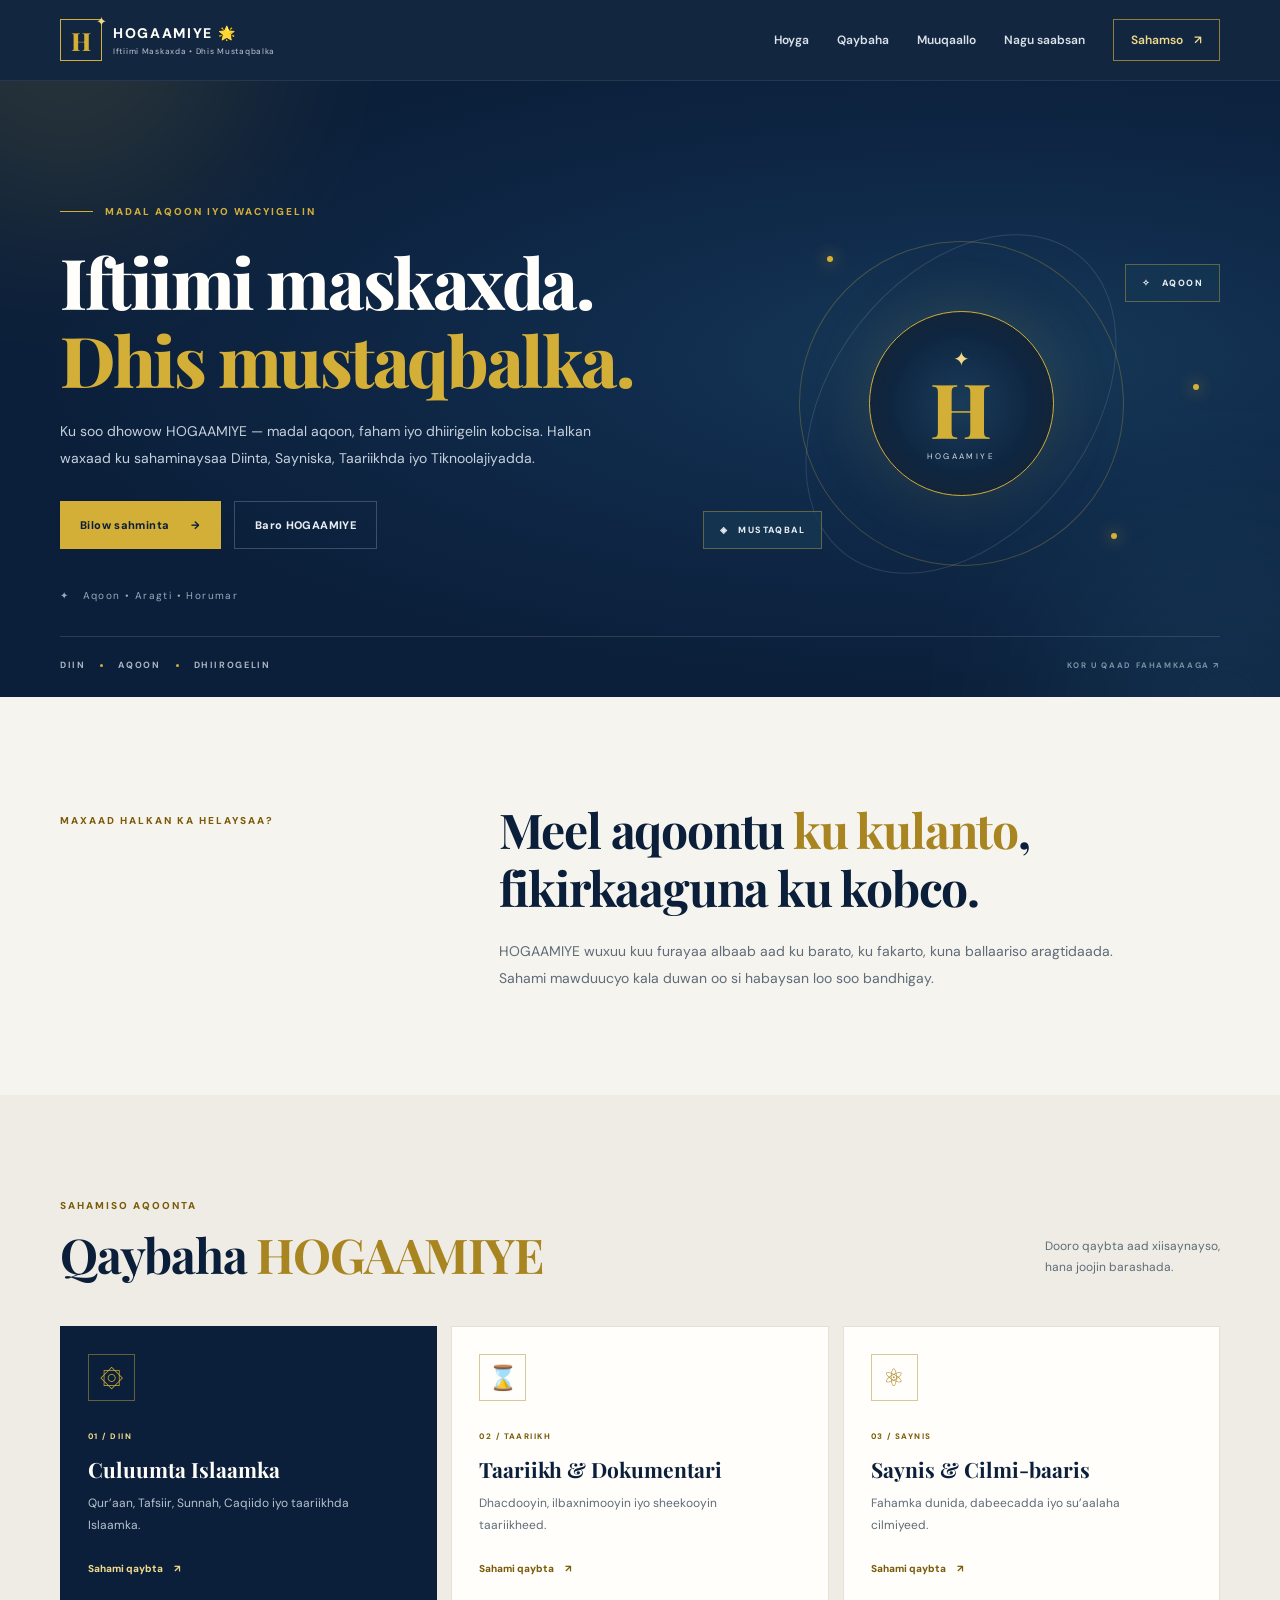
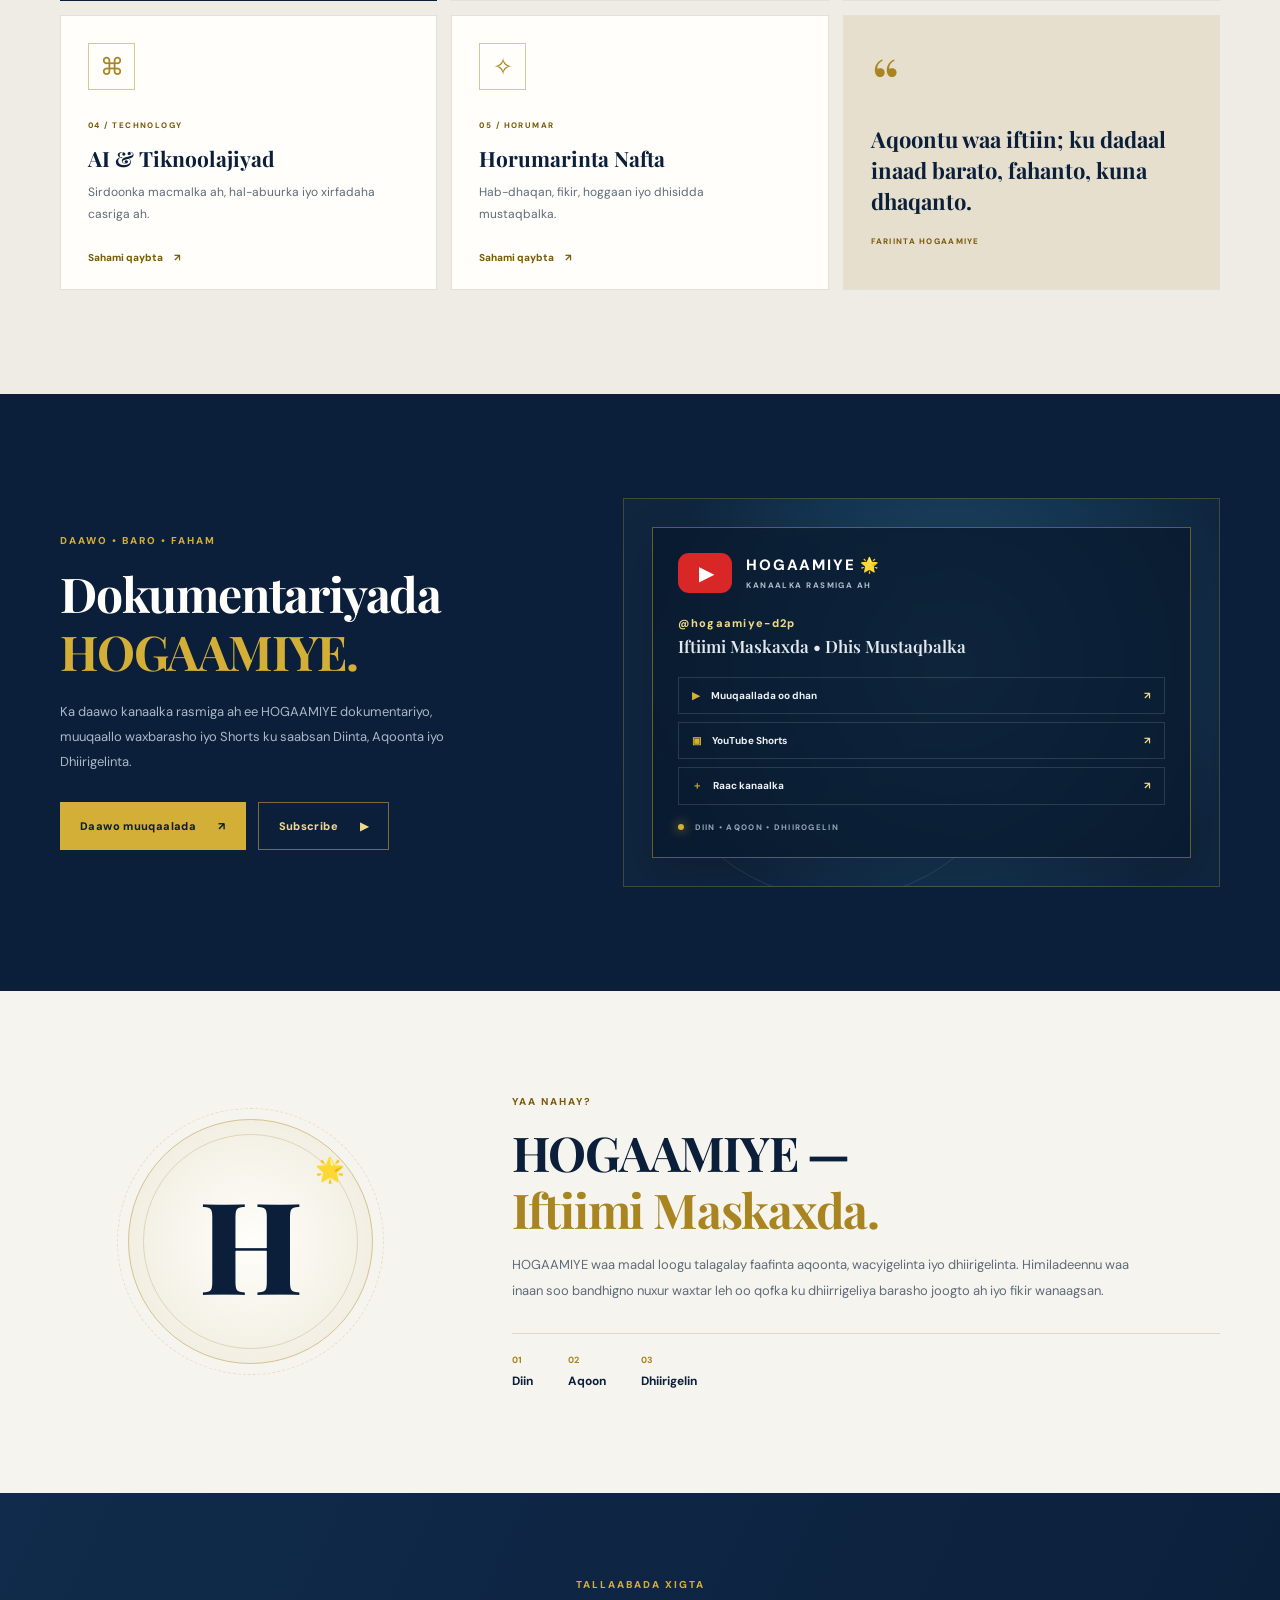
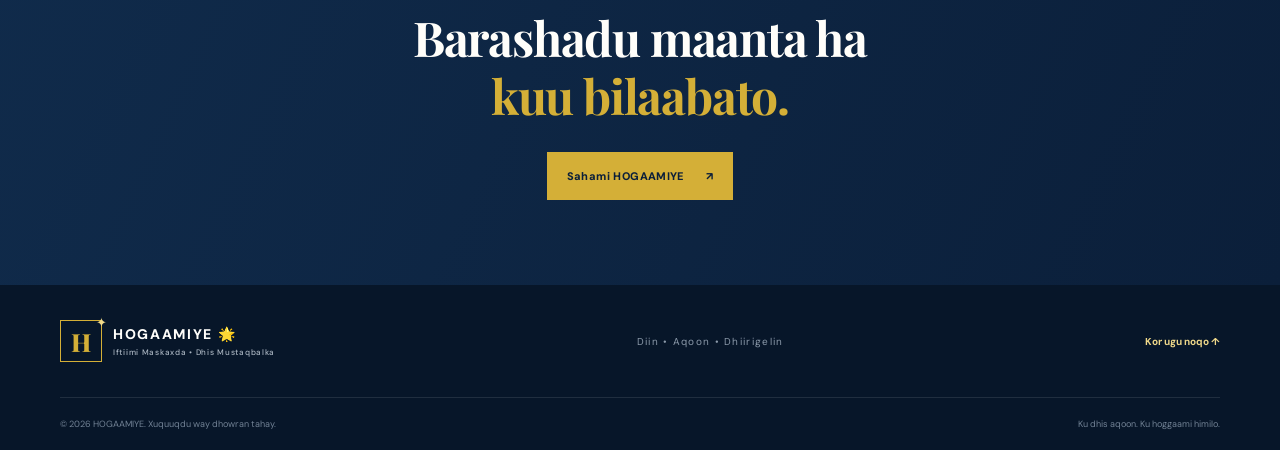
<file: index-1.html>
<!DOCTYPE html>
<html lang="so">
<head>
  <meta charset="UTF-8">
  <meta name="viewport" content="width=device-width, initial-scale=1.0">
  <meta name="theme-color" content="#0b1f3a">
  <meta name="description" content="HOGAAMIYE — Iftiimi Maskaxda, Dhis Mustaqbalka. Diin, Aqoon iyo Dhiirigelin.">
  <title>HOGAAMIYE 🌟 | Iftiimi Maskaxda</title>
  <link rel="preconnect" href="https://fonts.googleapis.com">
  <link rel="preconnect" href="https://fonts.gstatic.com" crossorigin>
  <link href="https://fonts.googleapis.com/css2?family=DM+Sans:wght@400;500;600;700;800&family=Playfair+Display:wght@600;700;800&display=swap" rel="stylesheet">
  <link rel="stylesheet" href="styles.css">
  <script src="script.js" defer></script>
  <style>
    /* Kaarka kanaalka rasmiga ah ee HOGAAMIYE */
    .media-visual.youtube-visual {
      align-items: stretch;
      justify-content: stretch;
      padding: 28px;
    }
    .media-visual.youtube-visual::before,
    .media-visual.youtube-visual::after {
      z-index: 0;
    }
    .youtube-channel-panel {
      position: relative;
      z-index: 2;
      width: 100%;
      margin: auto;
      padding: 25px;
      background: rgba(8, 25, 45, .78);
      border: 1px solid rgba(212, 175, 55, .45);
      box-shadow: 0 18px 45px rgba(0, 0, 0, .2);
      backdrop-filter: blur(8px);
    }
    .youtube-brand-row {
      display: flex;
      align-items: center;
      gap: 14px;
    }
    .youtube-play-mark {
      width: 54px;
      height: 40px;
      flex: 0 0 auto;
      display: grid;
      place-items: center;
      padding-left: 3px;
      border-radius: 11px;
      color: white;
      background: #d92727;
      font-size: 20px;
    }
    .youtube-brand-name {
      color: white;
      font-size: 15px;
      font-weight: 800;
      letter-spacing: .12em;
    }
    .youtube-brand-name span { color: var(--gold); }
    .youtube-brand-sub {
      display: block;
      margin-top: 5px;
      color: #aebdca;
      font-size: 8px;
      font-weight: 800;
      letter-spacing: .18em;
    }
    .youtube-handle {
      margin: 23px 0 5px;
      color: var(--gold-light);
      font-size: 11px;
      font-weight: 800;
      letter-spacing: .12em;
    }
    .youtube-tagline {
      margin: 0 0 18px;
      color: #e3e9ee;
      font: 600 17px/1.4 var(--serif);
    }
    .youtube-quick-links {
      display: grid;
      gap: 8px;
    }
    .youtube-quick-links a {
      display: flex;
      align-items: center;
      gap: 11px;
      padding: 11px 13px;
      border: 1px solid rgba(255, 255, 255, .13);
      color: #eef2f6;
      font-size: 10px;
      font-weight: 700;
      transition: background .2s, border-color .2s;
    }
    .youtube-quick-links a:hover {
      background: rgba(255, 255, 255, .07);
      border-color: rgba(212, 175, 55, .55);
    }
    .youtube-quick-links a span { color: var(--gold); }
    .youtube-quick-links a b {
      margin-left: auto;
      color: var(--gold-light);
    }
    .youtube-card-foot {
      margin-top: 17px;
      color: #91a4b7;
      font-size: 8px;
      font-weight: 800;
      letter-spacing: .16em;
    }
    .youtube-card-foot i {
      display: inline-block;
      width: 6px;
      height: 6px;
      margin-right: 7px;
      border-radius: 50%;
      background: var(--gold);
      box-shadow: 0 0 11px var(--gold);
    }
    .media-actions {
      display: flex;
      flex-wrap: wrap;
      gap: 12px;
      margin-top: 28px;
    }
    @media (max-width: 640px) {
      .media-visual.youtube-visual { min-height: 310px; padding: 17px; }
      .youtube-channel-panel { padding: 20px; }
      .media-actions { flex-direction: column; align-items: stretch; }
      .media-actions .button { width: 100%; }
    }
  </style>
</head>
<body>
  <a class="skip-link" href="#main">U gudub nuxurka</a>

  <header class="site-header">
    <div class="container nav-wrap">
      <a class="brand" href="#home" aria-label="HOGAAMIYE - Hoyga">
        <span class="brand-mark">H<span>✦</span></span>
        <span class="brand-name">HOGAAMIYE <b>🌟</b><small>Iftiimi Maskaxda • Dhis Mustaqbalka</small></span>
      </a>
      <button class="menu-toggle" type="button" aria-label="Fur menu-ga" aria-expanded="false" aria-controls="primary-nav"><span></span><span></span><span></span></button>
      <nav class="nav-links" id="primary-nav" aria-label="Menu-ga guud">
        <a href="#home">Hoyga</a>
        <a href="#qaybaha">Qaybaha</a>
        <a href="#muuqaallo">Muuqaallo</a>
        <a href="#nagu-saabsan">Nagu saabsan</a>
        <a class="nav-cta" href="#qaybaha">Sahamso <span>↗</span></a>
      </nav>
    </div>
  </header>

  <main id="main">
    <section class="hero" id="home">
      <div class="hero-glow glow-one"></div><div class="hero-glow glow-two"></div>
      <div class="container hero-grid">
        <div class="hero-copy">
          <p class="eyebrow"><span></span> MADAL AQOON IYO WACYIGELIN</p>
          <h1>Iftiimi maskaxda.<br><em>Dhis mustaqbalka.</em></h1>
          <p class="hero-description">Ku soo dhowow HOGAAMIYE — madal aqoon, faham iyo dhiirigelin kobcisa. Halkan waxaad ku sahaminaysaa Diinta, Sayniska, Taariikhda iyo Tiknoolajiyadda.</p>
          <div class="hero-actions">
            <a class="button button-gold" href="#qaybaha">Bilow sahminta <span>→</span></a>
            <a class="button button-quiet" href="#nagu-saabsan">Baro HOGAAMIYE</a>
          </div>
          <p class="hero-note">✦ &nbsp; Aqoon • Aragti • Horumar</p>
        </div>
        <div class="hero-art" aria-label="Astaanta HOGAAMIYE">
          <div class="art-ring ring-one"></div><div class="art-ring ring-two"></div>
          <div class="art-core"><span class="core-spark">✦</span><strong>H</strong><small>HOGAAMIYE</small></div>
          <div class="floating-card floating-top">✧ &nbsp; AQOON</div><div class="floating-card floating-bottom">◈ &nbsp; MUSTAQBAL</div>
          <i class="art-dot dot-one"></i><i class="art-dot dot-two"></i><i class="art-dot dot-three"></i>
        </div>
      </div>
      <div class="container hero-bottom"><span>DIIN</span><i></i><span>AQOON</span><i></i><span>DHIIROGELIN</span><b>KOR U QAAD FAHAMKAAGA ↗</b></div>
    </section>

    <section class="intro section">
      <div class="container intro-grid">
        <p class="section-kicker">MAXAAD HALKAN KA HELAYSAA?</p>
        <div>
          <h2>Meel aqoontu <em>ku kulanto</em>,<br>fikirkaaguna ku kobco.</h2>
          <p class="intro-text">HOGAAMIYE wuxuu kuu furayaa albaab aad ku barato, ku fakarto, kuna ballaariso aragtidaada. Sahami mawduucyo kala duwan oo si habaysan loo soo bandhigay.</p>
        </div>
      </div>
    </section>

    <section class="topics-section section" id="qaybaha">
      <div class="container">
        <div class="section-heading">
          <div><p class="section-kicker">SAHAMISO AQOONTA</p><h2>Qaybaha <em>HOGAAMIYE</em></h2></div>
          <p>Dooro qaybta aad xiisaynayso,<br>hana joojin barashada.</p>
        </div>
        <div class="topic-grid">
          <article class="topic-card topic-feature">
            <div class="topic-icon">۞</div><span class="topic-number">01 / DIIN</span>
            <h3>Culuumta Islaamka</h3>
            <p>Qur’aan, Tafsiir, Sunnah, Caqiido iyo taariikhda Islaamka.</p>
            <a class="topic-link" href="#muuqaallo">Sahami qaybta <span>↗</span></a>
          </article>
          <article class="topic-card">
            <div class="topic-icon">⌛</div><span class="topic-number">02 / TAARIIKH</span>
            <h3>Taariikh & Dokumentari</h3>
            <p>Dhacdooyin, ilbaxnimooyin iyo sheekooyin taariikheed.</p>
            <a class="topic-link" href="#muuqaallo">Sahami qaybta <span>↗</span></a>
          </article>
          <article class="topic-card">
            <div class="topic-icon">⚛</div><span class="topic-number">03 / SAYNIS</span>
            <h3>Saynis & Cilmi-baaris</h3>
            <p>Fahamka dunida, dabeecadda iyo su’aalaha cilmiyeed.</p>
            <a class="topic-link" href="#muuqaallo">Sahami qaybta <span>↗</span></a>
          </article>
          <article class="topic-card">
            <div class="topic-icon">⌘</div><span class="topic-number">04 / TECHNOLOGY</span>
            <h3>AI & Tiknoolajiyad</h3>
            <p>Sirdoonka macmalka ah, hal-abuurka iyo xirfadaha casriga ah.</p>
            <a class="topic-link" href="#muuqaallo">Sahami qaybta <span>↗</span></a>
          </article>
          <article class="topic-card">
            <div class="topic-icon">✧</div><span class="topic-number">05 / HORUMAR</span>
            <h3>Horumarinta Nafta</h3>
            <p>Hab-dhaqan, fikir, hoggaan iyo dhisidda mustaqbalka.</p>
            <a class="topic-link" href="#muuqaallo">Sahami qaybta <span>↗</span></a>
          </article>
          <article class="topic-card topic-quote">
            <span class="quote-mark">“</span>
            <blockquote>Aqoontu waa iftiin; ku dadaal inaad barato, fahanto, kuna dhaqanto.</blockquote>
            <span class="quote-credit">FARIINTA HOGAAMIYE</span>
          </article>
        </div>
      </div>
    </section>

    <section class="media-section section" id="muuqaallo">
      <div class="container media-wrap">
        <div class="media-copy">
          <p class="section-kicker">DAAWO • BARO • FAHAM</p>
          <h2>Dokumentariyada<br><em>HOGAAMIYE.</em></h2>
          <p>Ka daawo kanaalka rasmiga ah ee HOGAAMIYE dokumentariyo, muuqaallo waxbarasho iyo Shorts ku saabsan Diinta, Aqoonta iyo Dhiirigelinta.</p>
          <div class="media-actions">
            <a class="button button-gold" href="https://www.youtube.com/@hogaamiye-d2p/videos" target="_blank" rel="noopener noreferrer">Daawo muuqaalada <span>↗</span></a>
            <a class="button button-outline" href="https://www.youtube.com/@hogaamiye-d2p?sub_confirmation=1" target="_blank" rel="noopener noreferrer">Subscribe <span>▶</span></a>
          </div>
        </div>
        <div class="media-visual youtube-visual">
          <div class="youtube-channel-panel">
            <div class="youtube-brand-row">
              <div class="youtube-play-mark">▶</div>
              <div><div class="youtube-brand-name">HOGAAMIYE <span>🌟</span></div><small class="youtube-brand-sub">KANAALKA RASMIGA AH</small></div>
            </div>
            <p class="youtube-handle">@hogaamiye-d2p</p>
            <p class="youtube-tagline">Iftiimi Maskaxda • Dhis Mustaqbalka</p>
            <div class="youtube-quick-links">
              <a href="https://www.youtube.com/@hogaamiye-d2p/videos" target="_blank" rel="noopener noreferrer"><span>▶</span> Muuqaallada oo dhan <b>↗</b></a>
              <a href="https://www.youtube.com/@hogaamiye-d2p/shorts" target="_blank" rel="noopener noreferrer"><span>▣</span> YouTube Shorts <b>↗</b></a>
              <a href="https://www.youtube.com/@hogaamiye-d2p?sub_confirmation=1" target="_blank" rel="noopener noreferrer"><span>＋</span> Raac kanaalka <b>↗</b></a>
            </div>
            <div class="youtube-card-foot"><i></i> DIIN • AQOON • DHIIROGELIN</div>
          </div>
        </div>
      </div>
    </section>

    <section class="about-section section" id="nagu-saabsan">
      <div class="container about-grid">
        <div class="about-symbol"><span>H</span><b>🌟</b></div>
        <div class="about-copy">
          <p class="section-kicker">YAA NAHAY?</p>
          <h2>HOGAAMIYE —<br><em>Iftiimi Maskaxda.</em></h2>
          <p>HOGAAMIYE waa madal loogu talagalay faafinta aqoonta, wacyigelinta iyo dhiirigelinta. Himiladeennu waa inaan soo bandhigno nuxur waxtar leh oo qofka ku dhiirrigeliya barasho joogto ah iyo fikir wanaagsan.</p>
          <div class="values-row"><span>01 <b>Diin</b></span><span>02 <b>Aqoon</b></span><span>03 <b>Dhiirigelin</b></span></div>
        </div>
      </div>
    </section>

    <section class="closing-section">
      <div class="container closing-inner">
        <p class="section-kicker">TALLAABADA XIGTA</p>
        <h2>Barashadu maanta ha<br><em>kuu bilaabato.</em></h2>
        <a class="button button-gold" href="#qaybaha">Sahami HOGAAMIYE <span>↗</span></a>
      </div>
    </section>
  </main>

  <footer class="site-footer">
    <div class="container footer-top">
      <a class="brand" href="#home"><span class="brand-mark">H<span>✦</span></span><span class="brand-name">HOGAAMIYE <b>🌟</b><small>Iftiimi Maskaxda • Dhis Mustaqbalka</small></span></a>
      <p>Diin • Aqoon • Dhiirigelin</p>
      <a class="back-top" href="#home">Kor ugu noqo ↑</a>
    </div>
    <div class="container footer-bottom">
      <span>© <span id="current-year">2026</span> HOGAAMIYE. Xuquuqdu way dhowran tahay.</span>
      <span>Ku dhis aqoon. Ku hoggaami himilo.</span>
    </div>
  </footer>
</body>
</html>
</file>
<file: styles.css>
:root{--navy:#0b1f3a;--navy2:#102b4b;--gold:#d4af37;--gold-light:#f0d98a;--paper:#f6f4ee;--white:#fffefa;--ink:#17283b;--muted:#aab5c1;--serif:'Playfair Display',Georgia,serif;--sans:'DM Sans',Arial,sans-serif}
*{box-sizing:border-box}html{scroll-behavior:smooth;scroll-padding-top:85px}body{margin:0;font-family:var(--sans);color:var(--ink);background:var(--paper);-webkit-font-smoothing:antialiased}a{color:inherit;text-decoration:none}.container{width:min(1160px,calc(100% - 48px));margin-inline:auto}.section{padding:104px 0}.skip-link{position:absolute;top:-60px;left:16px;z-index:1000;padding:12px 16px;background:var(--gold);color:var(--navy)}.skip-link:focus{top:12px}
.site-header{position:sticky;top:0;z-index:100;background:rgba(11,31,58,.97);border-bottom:1px solid rgba(255,255,255,.08);backdrop-filter:blur(14px)}.nav-wrap{min-height:80px;display:flex;align-items:center;justify-content:space-between;gap:24px}.brand{display:inline-flex;align-items:center;gap:11px;color:var(--white)}.brand-mark{width:42px;height:42px;display:grid;place-items:center;position:relative;border:1px solid var(--gold);color:var(--gold);font:800 25px var(--serif)}.brand-mark span{position:absolute;top:-7px;right:-6px;font:13px var(--sans);color:var(--gold-light)}.brand-name{font-weight:800;letter-spacing:.12em;font-size:14px}.brand-name b{color:var(--gold)}.brand-name small{display:block;margin-top:4px;color:#aab5c1;font-size:8px;font-weight:500;letter-spacing:.09em}.nav-links{display:flex;align-items:center;gap:28px;color:#dbe2e9;font-size:12px;font-weight:600}.nav-links>a:not(.nav-cta):hover{color:var(--gold-light)}.nav-cta{padding:12px 17px;border:1px solid rgba(212,175,55,.65);color:var(--gold-light)}.nav-cta span{margin-left:8px}.menu-toggle{display:none;border:1px solid rgba(255,255,255,.22);background:transparent;padding:9px}.menu-toggle span{width:21px;height:2px;display:block;background:var(--gold);margin:4px}
.hero{position:relative;overflow:hidden;padding:90px 0 26px;color:var(--white);background:radial-gradient(ellipse at 77% 45%,#173958 0,#102b4b 28%,var(--navy) 68%)}.hero-glow{position:absolute;width:370px;height:370px;border-radius:50%;filter:blur(85px);opacity:.14;pointer-events:none}.glow-one{background:var(--gold);top:-230px;left:-120px}.glow-two{background:#3c88ad;right:-130px;bottom:-190px}.hero-grid{min-height:465px;display:grid;grid-template-columns:1.08fr .92fr;align-items:center;gap:35px;position:relative;z-index:1}.eyebrow,.section-kicker{color:var(--gold);font-size:10px;font-weight:800;letter-spacing:.2em}.eyebrow{display:flex;align-items:center;gap:12px}.eyebrow span{width:33px;height:1px;background:var(--gold)}.hero h1{margin:24px 0 20px;font:800 clamp(43px,5.5vw,70px)/1.12 var(--serif);letter-spacing:-.035em}.hero h1 em,h2 em{color:var(--gold);font-style:normal}.hero-description{max-width:540px;color:#c5d0dc;line-height:1.9;font-size:14px}.hero-actions{display:flex;flex-wrap:wrap;align-items:center;gap:13px;margin-top:30px}.button{min-height:48px;display:inline-flex;align-items:center;justify-content:center;gap:22px;padding:0 20px;font-size:11px;font-weight:800;letter-spacing:.035em;transition:transform .2s,background .2s}.button:hover{transform:translateY(-3px)}.button-gold{background:var(--gold);color:var(--navy)}.button-gold:hover{background:var(--gold-light)}.button-quiet{color:#e8edf2;border:1px solid rgba(255,255,255,.2)}.hero-note{margin-top:40px;color:#9aaabc;font-size:10px;letter-spacing:.14em}.hero-art{min-height:400px;display:grid;place-items:center;position:relative}.art-ring{position:absolute;border:1px solid rgba(212,175,55,.28);border-radius:50%}.ring-one{width:325px;height:325px;transform:rotate(-24deg)}.ring-two{width:260px;height:380px;border-color:rgba(255,255,255,.12);transform:rotate(38deg)}.art-core{width:185px;height:185px;display:flex;flex-direction:column;align-items:center;justify-content:center;border-radius:50%;border:1px solid var(--gold);background:radial-gradient(circle,#1a3c59,#0b1f3a 72%);box-shadow:0 0 65px rgba(212,175,55,.13),inset 0 0 30px rgba(212,175,55,.08)}.core-spark{color:var(--gold-light);font-size:20px}.core-title{color:var(--gold);font:800 76px/.95 var(--serif)}.art-core strong{color:var(--gold);font:800 76px/.95 var(--serif)}.art-core small{margin-top:7px;color:#d6deea;font-size:8px;letter-spacing:.3em}.floating-card{position:absolute;padding:12px 16px;color:#e8edf2;background:rgba(21,54,82,.8);border:1px solid rgba(212,175,55,.4);font-size:9px;font-weight:800;letter-spacing:.16em}.floating-top{top:60px;right:0}.floating-bottom{bottom:55px;left:0}.art-dot{position:absolute;width:6px;height:6px;background:var(--gold);border-radius:50%;box-shadow:0 0 15px var(--gold)}.dot-one{top:52px;left:24%}.dot-two{bottom:65px;right:20%}.dot-three{top:45%;right:4%}.hero-bottom{display:flex;align-items:center;gap:15px;padding-top:22px;border-top:1px solid rgba(255,255,255,.13);color:#aab5c1;font-size:9px;font-weight:700;letter-spacing:.18em}.hero-bottom i{width:3px;height:3px;border-radius:50%;background:var(--gold)}.hero-bottom b{margin-left:auto;color:#8292a3;font-size:8px}
.intro{background:var(--paper)}.intro-grid{display:grid;grid-template-columns:.7fr 1.3fr;gap:50px}.intro .section-kicker{margin-top:13px}h2{margin:0;font:700 clamp(34px,4vw,48px)/1.2 var(--serif);letter-spacing:-.025em;color:var(--navy)}.intro h2 em,.section-heading h2 em,.about-copy h2 em{color:#a98522}.intro-text{max-width:620px;margin:22px 0 0;color:#667485;font-size:14px;line-height:1.9}.topics-section{background:#eeece5}.section-heading{display:flex;justify-content:space-between;align-items:end;gap:30px;margin-bottom:42px}.section-heading .section-kicker{margin:0 0 14px}.section-heading>p{margin:0 0 5px;color:#778291;font-size:12px;line-height:1.8}.topic-grid{display:grid;grid-template-columns:repeat(3,1fr);gap:14px}.topic-card{min-height:275px;padding:27px;position:relative;overflow:hidden;background:var(--white);border:1px solid #e4e0d5;transition:transform .25s,box-shadow .25s}.topic-card:hover{transform:translateY(-5px);box-shadow:0 17px 35px rgba(11,31,58,.08)}.topic-feature{color:var(--white);background:var(--navy);border-color:var(--navy)}.topic-icon{display:grid;place-items:center;width:47px;height:47px;margin-bottom:22px;border:1px solid rgba(169,133,34,.45);color:#a98522;font-size:24px}.topic-feature .topic-icon{color:var(--gold);border-color:rgba(212,175,55,.45)}.topic-number{color:#a98522;font-size:8px;font-weight:800;letter-spacing:.18em}.topic-card h3{margin:11px 0 10px;color:var(--navy);font:700 21px var(--serif)}.topic-feature h3{color:var(--white)}.topic-card p{max-width:290px;margin:0;color:#788391;font-size:12px;line-height:1.8}.topic-feature p{color:#b6c2ce}.topic-link{position:absolute;left:27px;bottom:25px;color:#a98522;font-size:10px;font-weight:800}.topic-link span{margin-left:9px}.topic-quote{display:flex;flex-direction:column;justify-content:center;background:#e6dfcd}.quote-mark{color:#a98522;font:70px/.65 var(--serif)}.topic-quote blockquote{margin:20px 0;color:var(--navy);font:700 22px/1.4 var(--serif)}.quote-credit{color:#9a7926;font-size:8px;font-weight:800;letter-spacing:.16em}
.media-section{color:var(--white);background:var(--navy)}.media-wrap{display:grid;grid-template-columns:.9fr 1.1fr;align-items:center;gap:75px}.media-copy .section-kicker{margin:0 0 18px}.media-copy h2{color:var(--white)}.media-copy h2 em{color:var(--gold)}.media-copy>p:not(.section-kicker){max-width:420px;margin:20px 0 25px;color:#aab8c7;font-size:13px;line-height:1.9}.button-outline{border:1px solid rgba(212,175,55,.55);color:var(--gold-light)}.media-visual{min-height:345px;position:relative;display:flex;align-items:center;justify-content:center;overflow:hidden;background:radial-gradient(circle at 55% 42%,#28506b,#153653 47%,#10263f 76%);border:1px solid rgba(212,175,55,.25)}.media-visual:before,.media-visual:after{content:"";position:absolute;width:280px;height:280px;border:1px solid rgba(212,175,55,.22);border-radius:50%}.media-visual:after{width:370px;height:370px;border-color:rgba(255,255,255,.1)}.play-orbit{z-index:1;width:78px;height:78px;display:grid;place-items:center;padding-left:4px;border:1px solid var(--gold);border-radius:50%;color:var(--navy);background:var(--gold);box-shadow:0 0 45px rgba(212,175,55,.25);font-size:19px}.media-label{position:absolute;top:24px;left:25px;z-index:2;color:#c0ccd8;font-size:8px;letter-spacing:.16em}.media-label i{display:inline-block;width:6px;height:6px;margin-right:8px;border-radius:50%;background:var(--gold)}.media-caption{position:absolute;right:26px;bottom:25px;z-index:2;color:#bdc9d4;text-align:right;font:600 12px/1.7 var(--serif);letter-spacing:.2em}.media-caption strong{color:var(--gold);font-size:22px}
.about-section{background:var(--paper)}.about-grid{display:grid;grid-template-columns:.7fr 1.3fr;align-items:center;gap:70px}.about-symbol{width:245px;height:245px;display:grid;place-items:center;position:relative;margin:auto;border:1px solid #d4c38f;border-radius:50%;background:radial-gradient(circle,#fffefa,#ede8d9)}.about-symbol:before,.about-symbol:after{content:"";position:absolute;inset:14px;border:1px solid #dfd5b7;border-radius:50%}.about-symbol:after{inset:-12px;border-style:dashed;opacity:.7}.about-symbol span{color:var(--navy);font:800 128px var(--serif)}.about-symbol b{position:absolute;top:34px;right:27px;color:#a98522;font-size:24px}.about-copy .section-kicker{margin:0 0 16px}.about-copy>p:not(.section-kicker){max-width:620px;color:#687687;font-size:13px;line-height:2}.values-row{display:flex;gap:35px;margin-top:29px;padding-top:20px;border-top:1px solid #ded9cc}.values-row span{color:#a98522;font-size:9px;font-weight:800;letter-spacing:.1em}.values-row b{display:block;margin-top:7px;color:var(--navy);font-size:12px;letter-spacing:0}.closing-section{padding:85px 0;text-align:center;color:var(--white);background:linear-gradient(115deg,#102b4b,#0b1f3a)}.closing-inner .section-kicker{margin:0 0 18px}.closing-inner h2{margin-bottom:28px;color:var(--white)}.closing-inner h2 em{color:var(--gold)}.site-footer{color:#aeb9c5;background:#071629}.footer-top{min-height:112px;display:flex;align-items:center;justify-content:space-between;gap:20px}.footer-top>p{color:#8d9bab;font-size:10px;letter-spacing:.13em}.back-top{color:var(--gold-light);font-size:10px;font-weight:700}.footer-bottom{display:flex;justify-content:space-between;gap:18px;padding:20px 0;border-top:1px solid rgba(255,255,255,.1);color:#728295;font-size:9px}
.reveal{opacity:0;transform:translateY(18px);transition:opacity .65s ease,transform .65s ease}.reveal.is-visible{opacity:1;transform:translateY(0)}
@media(max-width:850px){.nav-links{gap:16px}.hero-grid{grid-template-columns:1fr .8fr;gap:10px}.art-core{width:160px;height:160px}.art-core strong{font-size:64px}.ring-one{width:280px;height:280px}.ring-two{width:225px;height:330px}.topic-grid{grid-template-columns:repeat(2,1fr)}.media-wrap{gap:35px}}
@media(max-width:640px){.container{width:min(100% - 36px,520px)}.section{padding:74px 0}.nav-wrap{min-height:72px}.menu-toggle{display:block;cursor:pointer}.nav-links{display:none;position:absolute;top:71px;left:0;right:0;padding:18px 24px 24px;flex-direction:column;align-items:stretch;gap:0;background:var(--navy);border-top:1px solid rgba(255,255,255,.1)}.nav-links.is-open{display:flex}.nav-links>a{padding:14px 3px;border-bottom:1px solid rgba(255,255,255,.08)}.nav-links .nav-cta{margin-top:12px;padding:13px 15px;text-align:center}.hero{padding-top:62px}.hero-grid{display:flex;flex-direction:column;align-items:stretch;gap:4px}.hero h1{font-size:clamp(42px,12vw,59px)}.hero-description{font-size:13px}.hero-art{min-height:300px;margin-top:10px}.art-core{width:145px;height:145px}.art-core strong{font-size:58px}.ring-one{width:245px;height:245px}.ring-two{width:195px;height:295px}.floating-top{top:25px;right:2px}.floating-bottom{bottom:22px;left:0}.hero-bottom{flex-wrap:wrap;gap:10px;font-size:8px}.hero-bottom b{width:100%;margin:5px 0 0}.intro-grid,.about-grid{grid-template-columns:1fr;gap:23px}.intro .section-kicker{margin:0}.section-heading{align-items:start;flex-direction:column;gap:14px;margin-bottom:28px}.topic-grid{grid-template-columns:1fr;gap:12px}.topic-card{min-height:250px}.media-wrap{grid-template-columns:1fr;gap:35px}.media-visual{min-height:280px}.about-symbol{width:190px;height:190px}.about-symbol span{font-size:100px}.values-row{gap:18px;justify-content:space-between}.footer-top{padding:28px 0;align-items:flex-start;flex-direction:column}.footer-top>p{margin:0}.footer-bottom{flex-direction:column;line-height:1.7}}
@media(prefers-reduced-motion:reduce){*,*:before,*:after{scroll-behavior:auto!important;transition-duration:.01ms!important;animation-duration:.01ms!important;animation-iteration-count:1!important}}
/* HOGAAMIYE Documentary Video Gallery */
.video-library {
  display: grid;
  grid-template-columns: repeat(2, minmax(0, 1fr));
  gap: 20px;
  margin-top: 48px;
}

.video-card {
  min-width: 0;
  overflow: hidden;
  border: 1px solid rgba(212, 175, 55, .28);
  background: rgba(255, 255, 255, .035);
  transition: transform .25s ease,
              border-color .25s ease,
              box-shadow .25s ease;
}

.video-card:hover {
  transform: translateY(-4px);
  border-color: rgba(212, 175, 55, .72);
  box-shadow: 0 18px 36px rgba(0, 0, 0, .2);
}

.video-frame {
  position: relative;
  width: 100%;
  aspect-ratio: 16 / 9;
  overflow: hidden;
  background: #071629;
}

.video-frame iframe {
  position: absolute;
  inset: 0;
  display: block;
  width: 100%;
  height: 100%;
  border: 0;
}

.video-card-caption {
  display: flex;
  align-items: center;
  justify-content: space-between;
  gap: 12px;
  padding: 15px 18px;
}

.video-card-caption strong {
  color: var(--gold-light);
  font-size: 12px;
}

.video-card-caption span {
  color: #aab8c7;
  font-size: 10px;
}

@media (max-width: 640px) {
  .video-library {
    grid-template-columns: 1fr;
    gap: 16px;
    margin-top: 34px;
  }

  .video-card-caption {
    padding: 13px 15px;
  }
}
/* HOGAAMIYE — Accessibility Contrast Improvements */

.intro .section-kicker,
.topics-section .section-kicker,
.about-copy .section-kicker,
.topic-number,
.topic-link,
.topic-quote .quote-credit {
  color: #7a5b0a;
}

.topic-feature .topic-number,
.topic-feature .topic-link {
  color: #f0d98a;
}

.intro-text,
.section-heading > p,
.topic-card:not(.topic-feature) p,
.about-copy > p:not(.section-kicker) {
  color: #5e6b78;
}
/* HOGAAMIYE — Play Button Accessibility */
.media-visual {
  cursor: pointer;
}

.media-visual:focus-visible {
  outline: 3px solid var(--gold-light);
  outline-offset: 5px;
}
</file>
